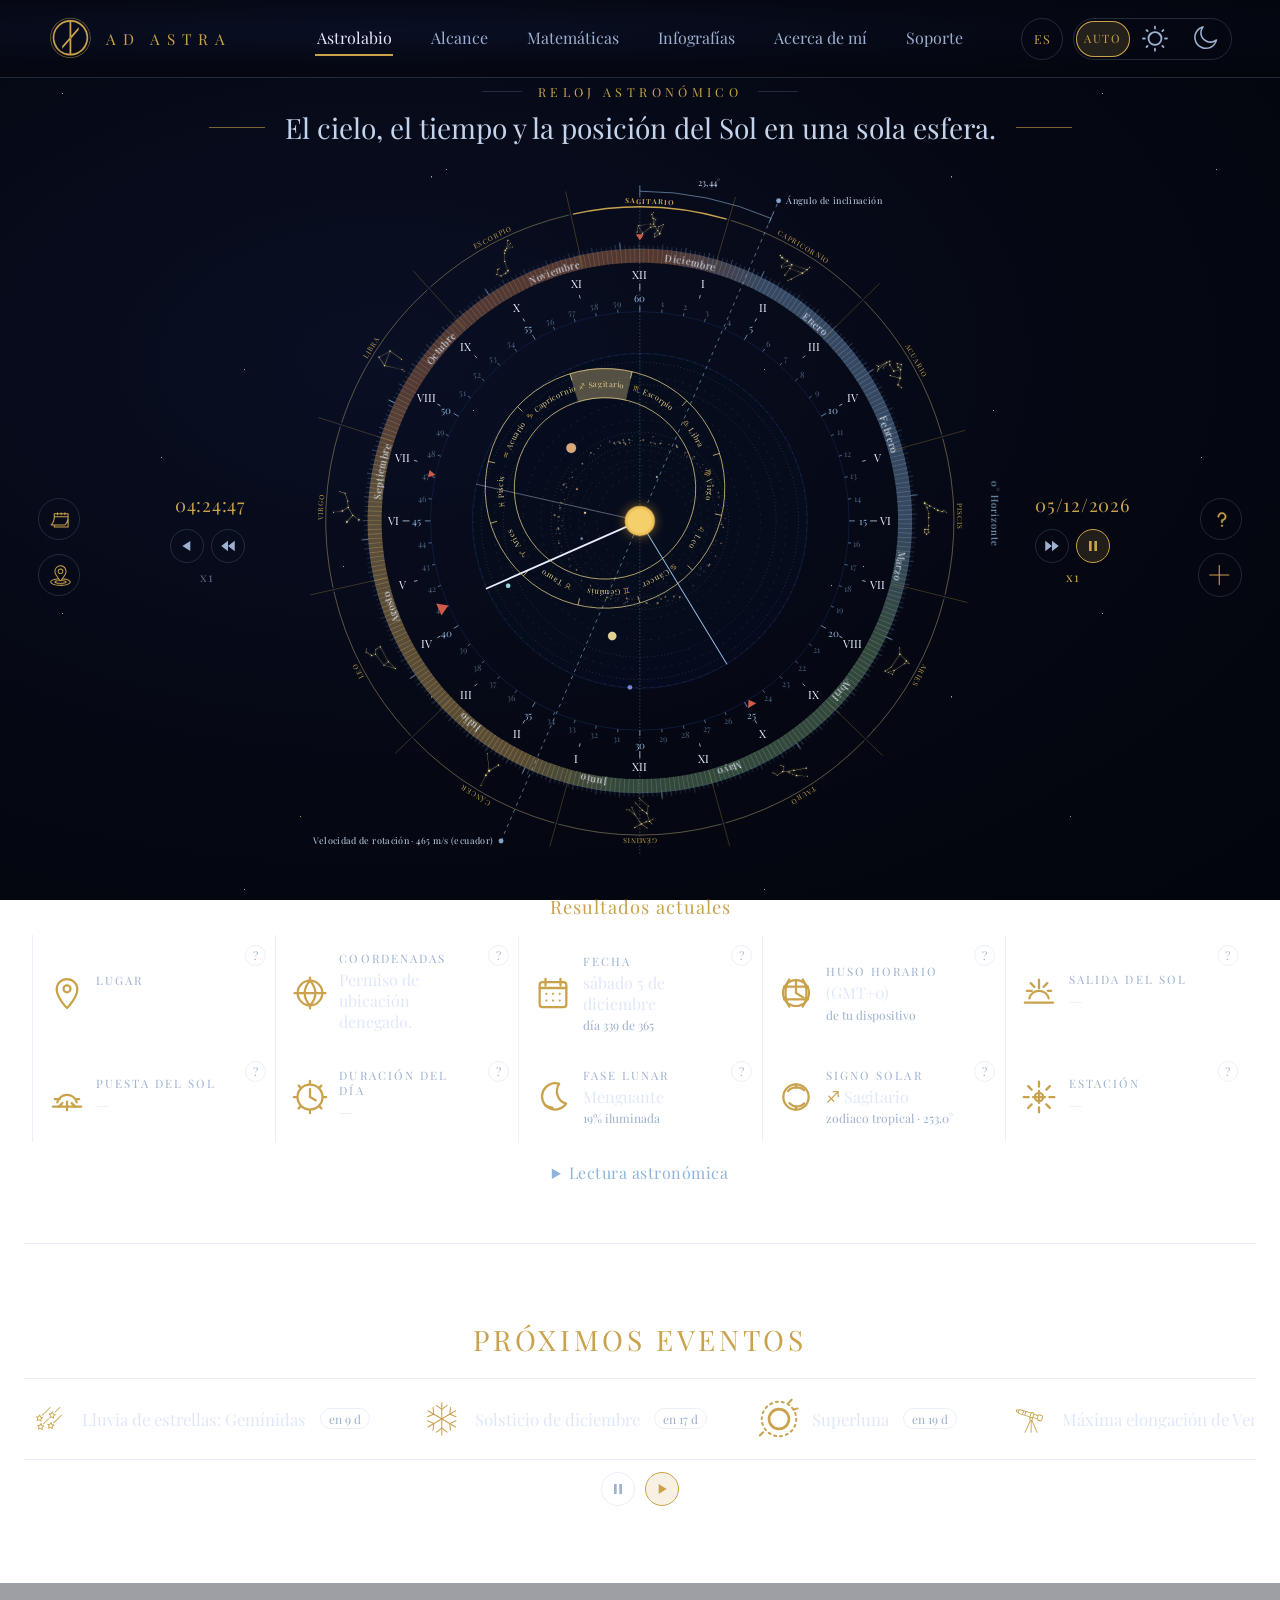
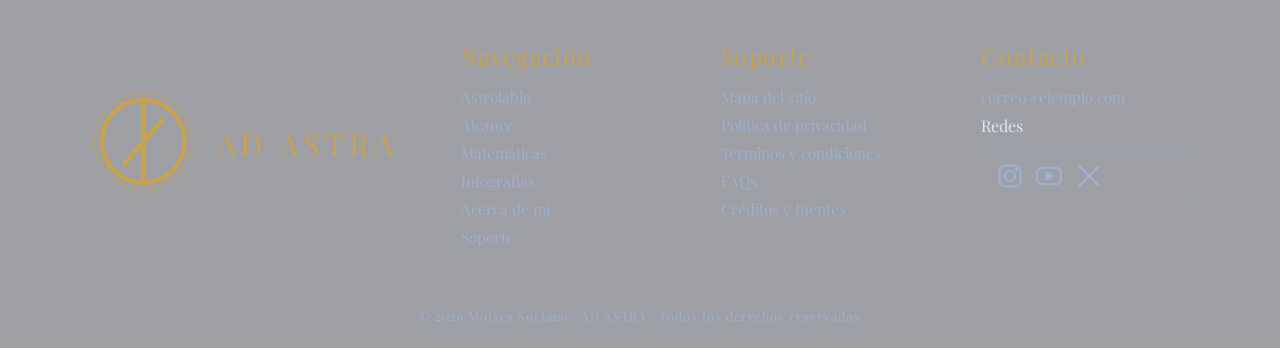
<file: index.html>
<!DOCTYPE html>
<html lang="es">
  <head>
    <meta charset="UTF-8" />
    <meta name="viewport" content="width=device-width, initial-scale=1.0" />
    <title>AD ASTRA — Reloj astronómico</title>
    <script>try{var p=localStorage.getItem("tema-preferencia")||"auto",h=new Date().getHours();document.documentElement.dataset.tema=p==="auto"?(h>=6&&h<18?"dia":"noche"):p}catch(e){}</script>
    <link rel="preconnect" href="https://fonts.googleapis.com" />
    <link rel="preconnect" href="https://fonts.gstatic.com" crossorigin />
    <link href="https://fonts.googleapis.com/css2?family=Playfair+Display:wght@400;500;600&display=swap" rel="stylesheet" />
    <link rel="icon" href="data:," />
    <link rel="stylesheet" href="css/base.css" />
    <link rel="stylesheet" href="css/reloj.css" />
    <link rel="stylesheet" href="css/viajero.css" />
    <link rel="stylesheet" href="css/panel.css" />
    <link rel="stylesheet" href="css/planetas.css" />
    <link rel="stylesheet" href="css/asteroides.css" />
    <link rel="stylesheet" href="css/alineacion.css" />
    <link rel="stylesheet" href="css/calendario-chino.css" />
    <link rel="stylesheet" href="css/tema.css" />
    <link rel="stylesheet" href="css/estructura.css" />
    <link rel="stylesheet" href="css/rotacion.css" />
    <link rel="stylesheet" href="css/velocidad.css" />
    <link rel="stylesheet" href="css/secciones.css" />
    <link rel="stylesheet" href="css/eventos-carrusel.css" />
    <link rel="stylesheet" href="css/pie.css" />
    <link rel="stylesheet" href="css/fondo-estrellas.css" />
    <link rel="stylesheet" href="css/fondo-lavado.css" />
    <link rel="stylesheet" href="css/dia-noche.css" />
    <link rel="stylesheet" href="css/constelaciones.css" />
    <link rel="stylesheet" href="css/vista-sistema-solar.css" />
    <link rel="stylesheet" href="css/ayudas-contextuales.css" />
    <link rel="stylesheet" href="css/eclipse.css" />
    <link rel="stylesheet" href="css/planetas-horizonte.css" />
    <link rel="stylesheet" href="css/cometas-orbita.css" />
    <link rel="stylesheet" href="css/trayectorias-solar.css" />
    <link rel="stylesheet" href="css/lluvias-orbita.css" />
    <link rel="stylesheet" href="css/vinetas-eventos.css" />
    <link rel="stylesheet" href="css/evento-detalle.css" />
    <link rel="stylesheet" href="css/vineta-eventos.css" />
    <link rel="stylesheet" href="css/vineta-mapa.css" />
    <link rel="stylesheet" href="css/lunario.css" />
    <script src="scripts/hora-local.js" defer></script>
    <script src="scripts/hora.js" defer></script>
    <script src="scripts/estado-tiempo.js" defer></script>
    <script src="scripts/viajero.js" defer></script>
    <script src="scripts/marco.js" defer></script>
    <script src="scripts/calendario.js" defer></script>
    <script src="scripts/ubicacion.js" defer></script>
    <script src="scripts/astronomia.js" defer></script>
    <script src="scripts/fase-lunar.js" defer></script>
    <script src="scripts/planetas.js" defer></script>
    <script src="scripts/traslacion.js" defer></script>
    <script src="scripts/asteroides.js" defer></script>
    <script src="scripts/alineacion.js" defer></script>
    <script src="scripts/vista-sistema-solar.js" defer></script>
    <script src="scripts/ayudas-contextuales.js" defer></script>
    <script src="scripts/calendario-chino-calculo.js" defer></script>
    <script src="scripts/efemerides-precisas.js" defer></script>
    <script src="scripts/eclipses.js" defer></script>
    <script src="scripts/eclipse-vista.js" defer></script>
    <script src="scripts/vinetas-eventos.js" defer></script>
    <script src="scripts/eclipse-lupa.js" defer></script>
    <script src="scripts/cuerpos-horizonte.js" defer></script>
    <script src="scripts/planetas-horizonte.js" defer></script>
    <script src="scripts/nodos-lunares.js" defer></script>
    <script src="scripts/lunario-datos.js" defer></script>
    <script src="scripts/lunario-geometria.js" defer></script>
    <script src="scripts/lunario.js" defer></script>
    <script src="scripts/eventos-lunares.js" defer></script>
    <script src="scripts/eventos-astronomicos.js" defer></script>
    <script src="scripts/eventos-lluvias.js" defer></script>
    <script src="scripts/eventos-observacion.js" defer></script>
    <script src="scripts/eventos-cometas.js" defer></script>
    <script src="scripts/eventos-alineacion.js" defer></script>
    <script src="scripts/vineta-eventos-lunares.js" defer></script>
    <script src="scripts/mapa-datos.js" defer></script>
    <script src="scripts/eclipse-trayecto.js" defer></script>
    <script src="scripts/vineta-mapa-eclipse.js" defer></script>
    <script src="scripts/calendario-chino.js" defer></script>
    <script src="scripts/indicador-zodiaco.js" defer></script>
    <script src="scripts/tropicos.js" defer></script>
    <script src="scripts/referencias-estacionales.js" defer></script>
    <script src="scripts/eventos-solares.js" defer></script>
    <script src="scripts/zodiaco.js" defer></script>
    <script src="scripts/efemerides-solares.js" defer></script>
    <script src="scripts/analema.js" defer></script>
    <script src="scripts/panel-resultados.js" defer></script>
    <script src="scripts/panel-planetas.js" defer></script>
    <script src="scripts/panel-lecturas-capas.js" defer></script>
    <script src="scripts/panel-informacion-capas.js" defer></script>
    <script src="scripts/enfoque-capas.js" defer></script>
    <script src="scripts/constelaciones.js" defer></script>
    <script src="scripts/iconos-svg.js" defer></script>
    <script src="scripts/horizonte.js" defer></script>
    <script src="scripts/marcas-eventos.js" defer></script>
    <script src="scripts/rotacion.js" defer></script>
    <script src="scripts/velocidad.js" defer></script>
    <script src="scripts/tema.js" defer></script>
    <script src="scripts/idioma.js" defer></script>
    <script src="scripts/luna-angulo.js" defer></script>
    <script src="scripts/cometas-orbita.js" defer></script>
    <script src="scripts/trayectorias-solar.js" defer></script>
    <script src="scripts/lluvias-orbita.js" defer></script>
    <script src="scripts/main.js" defer></script>
    <script src="scripts/nav-scroll.js" defer></script>
    <script src="scripts/paneles-laterales.js" defer></script>
    <script src="scripts/evento-visibilidad.js" defer></script>
    <script src="scripts/evento-detalle.js" defer></script>
    <script src="scripts/evento-mejor-lugar.js" defer></script>
    <script src="scripts/eventos-datos.js" defer></script>
    <script src="scripts/eventos-carrusel.js" defer></script>
  </head>
  <body>
    <div id="fondo-lavado" aria-hidden="true"></div>
    <div id="fondo-estrellas" aria-hidden="true">
      <div class="estrellas-fondo estrellas-a"></div>
      <div class="estrellas-fondo estrellas-b"></div>
    </div>
    <div id="contenedor-app">
      <header id="inicio" class="cabecera">
        <a class="logo" href="#inicio" aria-label="AD ASTRA, volver al inicio">
          <span class="logo-marca" aria-hidden="true"></span>
          <span>AD ASTRA</span>
        </a>
        <nav class="nav-capas" aria-label="Capas del reloj">
          <button type="button" data-enfoque="todas" class="activa">Astrolabio</button>
          <button type="button" data-enfoque="reloj">Reloj</button>
          <button type="button" data-enfoque="dia-noche">Día y noche</button>
          <button type="button" data-enfoque="lunario">Lunario</button>
          <button type="button" data-enfoque="zodiaco">Zodíaco</button>
          <button type="button" data-enfoque="calendario">Calendario</button>
          <button type="button" data-enfoque="sistema-solar">Sistema solar</button>
          <button type="button" data-enfoque="rotacion">Rotación</button>
        </nav>
        <nav class="nav-secciones" aria-label="Navegación del sitio">
          <a href="index.html" class="activa" aria-current="page">Astrolabio</a>
          <a href="paginas/alcance.html">Alcance</a>
          <a href="paginas/matematicas.html">Matemáticas</a>
          <a href="paginas/infografias.html">Infografías</a>
          <a href="paginas/acerca-de.html">Acerca de mí</a>
          <a href="paginas/soporte.html">Soporte</a>
        </nav>
      <div class="cabecera-acciones">
        <button type="button" id="boton-idioma" class="boton-tema boton-idioma" title="Cambiar idioma" aria-label="Cambiar idioma">ES</button>
        <div class="control-tema" role="group" aria-label="Modo de color">
          <button type="button" class="control-tema-opcion" data-tema-pref="auto">Auto</button>
          <button type="button" class="control-tema-opcion" data-tema-pref="dia"><span class="icono-svg icono-dia" aria-hidden="true"></span></button>
          <button type="button" class="control-tema-opcion" data-tema-pref="noche"><span class="icono-svg icono-noche" aria-hidden="true"></span></button>
        </div>
      </div>  
      </header>
      <main>
        <section class="hero">
          <p class="hero-etiqueta">Reloj astronómico</p>
          <h1 class="hero-titular">El cielo, el tiempo y la posición del Sol en una sola esfera.</h1>
        </section>
        <section id="escenario" class="escenario">
          <button type="button" id="boton-viajar" class="tirador tirador-izq" title="Fecha y hora" aria-label="Abrir panel de fecha y hora" aria-controls="cajon-viajero" aria-expanded="false">
            <span class="icono-svg icono-panel-fecha" aria-hidden="true"></span>
          </button>
          <button type="button" id="boton-geolocalizacion" class="tirador tirador-izq tirador-secundario" title="Geolocalización" aria-label="Abrir panel de geolocalización" aria-controls="panel-geolocalizacion" aria-expanded="false">
            <span class="icono-svg icono-panel-geolocalizacion" aria-hidden="true"></span>
          </button>
          <button type="button" id="boton-planetas" class="tirador tirador-der" title="Sistema solar" aria-label="Sistema solar" aria-controls="cajon-planetas" aria-expanded="false">
            <span class="icono-svg icono-panel-pregunta" aria-hidden="true"></span>
          </button>
          <a id="boton-masinfo" class="tirador tirador-der tirador-secundario" href="paginas/infografias.html" title="Infografía" aria-label="Ir a Infografía">
            <span class="icono-svg icono-panel-masinfo" aria-hidden="true"></span>
          </a>
          <button type="button" id="boton-vista-solar" class="boton-vista-solar" data-vista="xy" aria-label="Cambiar a vista XZ" title="Vista XY · cambiar a XZ" aria-pressed="false" hidden>
            <span class="icono-vista-solar" aria-hidden="true"></span>
          </button>
          <button type="button" id="boton-trayectorias" class="boton-trayectorias" aria-pressed="false" title="Mostrar órbitas de cometas y lluvias" aria-label="Mostrar órbitas de cometas y lluvias" hidden>
            <span class="icono-trayectorias" aria-hidden="true"></span>
          </button>
          <aside id="cajon-viajero" class="panel-flotante panel-izq" aria-label="Panel de fecha y hora" aria-hidden="true" inert>
            <section class="seccion-viajero">
              <h3>Reloj</h3>
              <label for="input-fecha-hora">Fecha y hora</label>
              <input type="datetime-local" id="input-fecha-hora" />
              <div class="fila-botones">
                <button id="boton-ir-fecha">Ir a esta fecha</button>
                <button id="boton-ahora">⟲ Ahora</button>
              </div>
            </section>
          </aside>
          <aside id="cajon-planetas" class="panel-flotante panel-der" aria-label="Panel del sistema solar" aria-hidden="true" inert>
            <section id="contenido-panel-sistema-solar" class="seccion-planetas">
              <h3>Sistema solar</h3>
              <p class="nota-planetas">Posiciones heliocéntricas aproximadas con elementos keplerianos (1800–2050). El dial comprime las distancias.</p>
              <table class="tabla-planetas">
                <thead><tr><th>Planeta</th><th>UA</th><th>Long.</th><th>Período</th></tr></thead>
                <tbody id="tabla-planetas-cuerpo"></tbody>
              </table>
              <p class="arco-planetas">Centros sobre el eje 3D Sol–Tierra (desviación ≤ 0,1°): <strong id="planetas-alineados">—</strong><br />El valor entre paréntesis indica el ángulo y la distancia al eje.</p>
            </section>
            <section id="contenido-panel-capa" class="seccion-planetas" hidden>
              <h3 id="titulo-panel-capa"></h3>
              <div id="contenido-panel-astrolabio" hidden>
                <p>El astrolabio reúne en una sola representación los ciclos del cielo y su relación con la Tierra. Su nombre viene del griego <em>astrólabon</em>, “el que toma los astros”.</p>
                <p>Durante siglos, el astrolabio fue un instrumento para reconocer estrellas, estimar la hora y orientarse. Este reloj astronómico retoma esa idea: convierte la fecha, la hora y la ubicación en una representación visual del movimiento del Sol, la Luna y otros cuerpos celestes.</p>
                <p><strong>Cómo explorarlo</strong><br />Usa las capas del menú para cambiar la perspectiva. El reloj se actualiza con el paso del tiempo; los controles laterales permiten ajustar la fecha y la ubicación.</p>
              </div>
              <div id="contenido-panel-reloj" class="lecturas-capa" hidden>
                <div>
                  <h4>Lectura del tiempo</h4>
                  <dl>
                    <div><dt>Reloj principal · 24 h</dt><dd id="dato-hora-24">—</dd></div>
                    <div><dt>Hora solar</dt><dd id="dato-hora-solar">—</dd></div>
                    <div><dt>Hora civil</dt><dd id="dato-hora-civil">—</dd></div>
                  </dl>
                  <p class="nota-planetas">La hora solar sigue el movimiento aparente del Sol y marca las 12:00 cuando cruza el meridiano local. La hora civil es la oficial del huso horario; por eso ambas pueden diferir.</p>
                </div>
                <div>
                  <h4>Posición del Sol en el analema</h4>
                  <dl>
                    <div><dt>Ecuación del tiempo</dt><dd id="dato-ecuacion-tiempo">—</dd></div>
                    <div><dt>Declinación solar</dt><dd id="dato-declinacion-solar">—</dd></div>
                  </dl>
                  <p class="nota-planetas">El analema muestra cómo cambia la posición del Sol durante el año. La ecuación del tiempo sitúa el punto horizontalmente y la declinación, verticalmente. Su figura refleja la inclinación del eje terrestre y la órbita elíptica.</p>
                </div>
              </div>
              <div id="contenido-panel-dia-noche" class="lecturas-capa" hidden>
                <div>
                  <h4>Precisión y variación</h4>
                  <dl>
                    <div><dt>Incertidumbre estimada</dt><dd>±1–2 min</dd></div>
                    <div><dt>Equivalente sobre 24 h</dt><dd>±0,07–0,14 %</dd></div>
                  </dl>
                  <p class="nota-planetas">Los horarios cambian con la fecha y el lugar. La latitud afecta la duración del día; la longitud y el huso horario determinan cómo se expresa la hora local.</p>
                </div>
                <div class="lecturas-ciclo-solar">
                  <h4>Ciclo solar del día</h4>
                  <dl>
                    <div><dt>Alba astronómica</dt><dd id="dato-alba-astronomica">—</dd></div>
                    <div><dt>Alba náutica</dt><dd id="dato-alba-nautica">—</dd></div>
                    <div><dt>Alba civil</dt><dd id="dato-alba-civil">—</dd></div>
                    <div><dt>Alba · salida del Sol</dt><dd id="dato-alba-dia-noche">—</dd></div>
                    <div><dt>Punto máximo · mediodía solar</dt><dd id="dato-maximo-dia-noche">—</dd></div>
                    <div><dt>Ocaso · puesta del Sol</dt><dd id="dato-ocaso-dia-noche">—</dd></div>
                    <div><dt>Ocaso civil</dt><dd id="dato-ocaso-civil">—</dd></div>
                    <div><dt>Ocaso náutico</dt><dd id="dato-ocaso-nautico">—</dd></div>
                    <div><dt>Ocaso astronómico</dt><dd id="dato-ocaso-astronomico">—</dd></div>
                  </dl>
                </div>
                <div>
                  <h4>Visibilidad respecto al horizonte</h4>
                  <dl>
                    <div><dt>Sol</dt><dd id="dato-visibilidad-sol">—</dd></div>
                    <div><dt>Luna</dt><dd id="dato-visibilidad-luna">—</dd></div>
                  </dl>
                </div>
              </div>
              <div id="contenido-panel-zodiaco" class="lecturas-capa" hidden>
                <figure class="figura-activa-zodiaco">
                  <span id="figura-signo-zodiaco" class="figura-activa-zodiaco-icono" aria-hidden="true"></span>
                  <figcaption><span id="simbolo-signo-zodiaco" class="simbolo-zodiacal"></span> <strong id="nombre-signo-zodiaco">—</strong></figcaption>
                </figure>
                <dl>
                  <div><dt>Longitud eclíptica del Sol</dt><dd id="dato-longitud-zodiaco">—</dd></div>
                  <div><dt>Avance en el signo</dt><dd id="dato-avance-zodiaco">—</dd></div>
                  <div><dt>Declinación solar</dt><dd id="dato-declinacion-zodiaco">—</dd></div>
                  <div><dt>Próximo cambio de signo</dt><dd id="dato-cambio-zodiaco">—</dd></div>
                </dl>
                <p class="nota-planetas">El zodíaco tropical divide la eclíptica en doce sectores iguales de 30°, contados desde el equinoccio de marzo. La figura identifica el sector activo; las constelaciones reales tienen límites y tamaños distintos.</p>
              </div>
              <div id="contenido-panel-lunario" class="lecturas-capa" hidden>
                <div>
                  <h4>Estado de la Luna</h4>
                  <dl>
                    <div><dt>Fase</dt><dd id="dato-lunario-fase">—</dd></div>
                    <div><dt>Iluminación</dt><dd id="dato-lunario-iluminacion">—</dd></div>
                    <div><dt>Edad lunar</dt><dd id="dato-lunario-edad">—</dd></div>
                    <div><dt>Distancia</dt><dd id="dato-lunario-distancia">—</dd></div>
                    <div><dt>Mareas</dt><dd id="dato-lunario-mareas">—</dd></div>
                  </dl>
                  <p class="nota-planetas">La edad cuenta los días desde la última luna nueva; un ciclo completo dura unos 29,5 días. La Luna es más grande y brillante cerca del perigeo, y las mareas son vivas cuando Sol, Tierra y Luna se alinean.</p>
                </div>
                <div>
                  <h4>Próximas fases y eclipses</h4>
                  <dl>
                    <div><dt>Próxima luna nueva</dt><dd id="dato-lunario-proxima-nueva">—</dd></div>
                    <div><dt>Próxima luna llena</dt><dd id="dato-lunario-proxima-llena">—</dd></div>
                    <div><dt>Temporada de eclipses</dt><dd id="dato-lunario-eclipses">—</dd></div>
                  </dl>
                  <p class="nota-planetas">Los eclipses solo ocurren en luna nueva o llena cuando la Luna está cerca de uno de los nodos, los puntos donde su órbita cruza la eclíptica.</p>
                </div>
              </div>
              <div id="contenido-panel-calendario" class="lecturas-capa" hidden>
                <div>
                  <h4>Calendario gregoriano</h4>
                  <dl>
                    <div><dt>Fecha</dt><dd id="dato-calendario-fecha">—</dd></div>
                    <div><dt>Día del año</dt><dd id="dato-calendario-dia-anio">—</dd></div>
                    <div><dt>Año bisiesto</dt><dd id="dato-calendario-bisiesto">—</dd></div>
                    <div><dt>Estación</dt><dd id="dato-calendario-estacion">—</dd></div>
                    <div><dt id="dato-calendario-hito">Próximo hito</dt><dd id="dato-calendario-hito-fecha">—</dd></div>
                  </dl>
                  <p class="nota-planetas">Las estaciones astronómicas empiezan en los equinoccios y solsticios, cuando el Sol alcanza longitudes eclípticas de 0°, 90°, 180° y 270°. En el hemisferio sur los nombres se invierten.</p>
                </div>
                <div>
                  <h4>Calendario chino</h4>
                  <dl>
                    <div><dt>Año lunar</dt><dd id="dato-calendario-chino">—</dd></div>
                    <div><dt>Avance del año</dt><dd id="dato-calendario-chino-avance">—</dd></div>
                    <div><dt>Próximo Año Nuevo</dt><dd id="dato-calendario-chino-nuevo">—</dd></div>
                  </dl>
                  <p class="nota-planetas">El año chino empieza con la segunda luna nueva tras el solsticio de diciembre (fecha de Pekín). Cada año combina uno de los 12 animales con uno de los 5 elementos, en un ciclo de 60 años.</p>
                </div>
              </div>
              <div id="contenido-panel-rotacion" class="lecturas-capa" hidden>
                <div>
                  <h4>Rotación en este instante</h4>
                  <dl>
                    <div><dt>Punto subsolar</dt><dd id="dato-rotacion-subsolar">—</dd></div>
                    <div><dt>Velocidad en tu latitud</dt><dd id="dato-rotacion-velocidad">—</dd></div>
                    <div><dt>Hora sideral</dt><dd id="dato-rotacion-sideral">—</dd></div>
                  </dl>
                  <p class="nota-planetas">El punto subsolar es donde el Sol está en el cenit: se desplaza hacia el oeste unos 15° cada hora. La velocidad lineal es máxima en el ecuador y cae con el coseno de la latitud.</p>
                </div>
                <div>
                  <h4>Datos fijos</h4>
                  <dl>
                    <div><dt>Día sideral</dt><dd>23 h 56 min 4 s</dd></div>
                    <div><dt>Día solar medio</dt><dd>24 h</dd></div>
                    <div><dt>Velocidad angular</dt><dd>15,04 °/h</dd></div>
                    <div><dt>Velocidad en el ecuador</dt><dd>465,1 m/s</dd></div>
                    <div><dt>Inclinación del eje</dt><dd>23,44°</dd></div>
                  </dl>
                  <p class="nota-planetas">El día sideral mide una vuelta respecto a las estrellas; el solar necesita unos 4 minutos más, porque la Tierra también avanza en su órbita.</p>
                </div>
              </div>
              <div id="datos-panel-capa"></div>
            </section>
          </aside>
          <aside id="panel-geolocalizacion" class="panel-flotante panel-izq panel-lateral-nuevo" aria-label="Panel de geolocalización" aria-hidden="true" inert>
            <section class="seccion-viajero">
              <h3>Mapa</h3>
              <label for="input-latitud">Latitud</label>
              <input type="number" id="input-latitud" step="0.0001" placeholder="13.6927" />
              <label for="input-longitud">Longitud</label>
              <input type="number" id="input-longitud" step="0.0001" placeholder="-89.1917" />
              <div class="fila-botones">
                <button id="boton-ir-ubicacion">Ir a esta ubicación</button>
                <button id="boton-ubicacion-real">⟲ Mi ubicación</button>
              </div>
            </section>
          </aside>
          <svg
          id="reloj"
          viewBox="-460 -400 2120 1990"
          role="img"
          aria-label="Reloj astronómico"
        >
          <g id="capa-fija">
            <circle class="guia" cx="600" cy="600" r="480" />
            <circle class="guia" cx="600" cy="600" r="600" />
            <circle class="guia" cx="600" cy="600" r="780" />
            <circle class="guia" cx="600" cy="600" r="900" />
          </g>
          <g id="capa-eje-rotacion"></g>
          <g id="capa-tropicos"></g>
          <g id="capa-referencias-estacionales"></g>
          <g id="capa-eventos-solares"></g>
          <g id="capa-fondo-reloj">
            <circle class="aro-lectura-reloj" cx="600" cy="600" r="665" />
          </g>
          <g id="capa-marco"></g>
          <g id="capa-orbitas-planetarias"></g>
          <g id="capa-minuto">
            <line
              id="aguja-minuto"
              class="aguja aguja-minuto"
              x1="600"
              y1="600"
              x2="600"
              y2="120"
            />
          </g>
          <g id="capa-segundo">
            <line
              id="aguja-segundo"
              class="aguja aguja-segundo"
              x1="600"
              y1="600"
              x2="600"
              y2="120"
            />
          </g>
          <g id="capa-hora">
            <line
              id="aguja-hora"
              class="aguja"
              x1="600"
              y1="600"
              x2="600"
              y2="120"
            />
          </g>
          <g id="capa-zodiaco">
            <circle class="guia-zodiaco" cx="600" cy="463.4" r="343.4" />
            <circle class="guia-zodiaco" cx="600" cy="463.4" r="260" />
          </g>
          <g id="capa-indicador-zodiaco"></g>
          <g id="capa-marcador-estacional"></g>
          <g id="capa-orbita-terrestre"></g>
          <g id="capa-planetas"></g>
          <g id="capa-estaciones"></g>
          <g id="capa-calendario"></g>
          <g id="capa-marcador-calendario"></g>
          <g id="capa-horizonte"></g>
          <g id="capa-sol">
            <circle id="sol" cx="600" cy="600" r="43" />
          </g>
          <g id="capa-luna">
            <g id="capa-fase-lunar"></g>
          </g>
          <g id="capa-marcadores-reloj"></g>
          <g id="capa-analema"></g>
          <g id="capa-marcas-eventos"></g>
          <g id="capa-fija-ejes">
            <line
              class="eje-cartesiano"
              x1="-360"
              y1="600"
              x2="1560"
              y2="600"
            />
            <text class="etiqueta-eje" x="1600" y="600" text-anchor="middle" transform="rotate(90 1620 600)" >0° Horizonte</text>
            <text
              id="etiqueta-huso"
              class="etiqueta-eje"
              x="600"
              y="-390"
              text-anchor="middle"
            ></text>
          </g>
          <g id="capa-sol-central">
            <circle id="sol-central" cx="600" cy="600" r="35" data-tooltip="Sol" aria-label="Sol" role="img" tabindex="0" />
          </g>
          <g id="capa-planetas-frente"></g>
          <g id="capa-rotacion"></g>
        </svg>
          <p id="hora-digital"></p>
          <p id="fecha-digital"></p>
          <div id="controles-tiempo-izq" class="controles-tiempo controles-tiempo-izq" data-sentido="-1" role="group" aria-label="Retroceder el tiempo">
        <div class="controles-tiempo-botones">
          <button type="button" class="control-tiempo-boton" data-tipo="normal" title="Reproducir hacia atrás (x1)" aria-label="Reproducir hacia atrás (x1)"><svg width="16" height="16" viewBox="0 0 24 24" fill="currentColor" aria-hidden="true"><path d="M7 4.5v15l12-7.5z"/></svg></button>
          <button type="button" class="control-tiempo-boton" data-tipo="rapido" title="Retroceder más rápido (x10, x100, x1000…)" aria-label="Retroceder más rápido (x10, x100, x1000…)"><svg width="18" height="18" viewBox="0 0 24 24" fill="currentColor" aria-hidden="true"><path d="M3 5v14l9-7zM12 5v14l9-7z"/></svg></button>
        </div>
        <span class="control-tiempo-etiqueta">x1</span>
      </div>
          <div id="controles-tiempo-der" class="controles-tiempo controles-tiempo-der" data-sentido="1" role="group" aria-label="Adelantar el tiempo">
        <div class="controles-tiempo-botones">
          <button type="button" class="control-tiempo-boton" data-tipo="rapido" title="Adelantar más rápido (x10, x100, x1000…)" aria-label="Adelantar más rápido (x10, x100, x1000…)"><svg width="18" height="18" viewBox="0 0 24 24" fill="currentColor" aria-hidden="true"><path d="M3 5v14l9-7zM12 5v14l9-7z"/></svg></button>
          <button type="button" class="control-tiempo-boton" data-tipo="normal" title="Reproducir a velocidad normal (x1)" aria-label="Reproducir a velocidad normal (x1)"><svg width="16" height="16" viewBox="0 0 24 24" fill="currentColor" aria-hidden="true"><path d="M7 4.5v15l12-7.5z"/></svg></button>
        </div>
        <span class="control-tiempo-etiqueta">x1</span>
      </div>
        </section>
        <section id="panel-resultados" class="panel-resultados">
          <h2>Resultados actuales</h2>
          <div id="grid-civil" class="grid-datos"></div>
          <details class="bloque-tecnico">
            <summary>Lectura astronómica</summary>
            <div id="grid-astro" class="grid-datos"></div>
          </details>
        </section>
        <section id="eventos-proximos" class="seccion-pagina seccion-eventos" aria-labelledby="titulo-eventos">
          <div class="eventos-proximos">
            <h2 id="titulo-eventos" class="titulo-seccion">Próximos eventos</h2>
            <div class="eventos-carrusel" role="region" aria-label="Carrusel de próximos eventos">
              <div id="eventos-pista" class="eventos-pista">
                <p class="estado-eventos">Los próximos eventos aparecerán aquí cuando estén disponibles los cálculos.</p>
              </div>
            </div>
<div id="eventos-controles" class="eventos-controles" role="group" aria-label="Controles del carrusel" hidden>
  <button id="pausar-eventos" class="eventos-boton" type="button" title="Pausar el carrusel" aria-label="Pausar el carrusel"><svg width="16" height="16" viewBox="0 0 24 24" fill="currentColor" aria-hidden="true"><path d="M6 4.5h4v15H6zM14 4.5h4v15h-4z"/></svg></button>
  <button id="reanudar-eventos" class="eventos-boton" type="button" title="Reanudar el carrusel" aria-label="Reanudar el carrusel"><svg width="16" height="16" viewBox="0 0 24 24" fill="currentColor" aria-hidden="true"><path d="M7 4.5v15l12-7.5z"/></svg></button>
</div>
          </div>
        </section>
        <template id="plantilla-evento">
          <a class="evento-ticker-item">
            <span class="evento-icono" aria-hidden="true"><span class="evento-icono-fallback">✦</span></span>
            <span class="evento-ticker-titulo"></span>
          </a>
        </template>
      </main>
      <footer id="pie" class="pie">
        <div class="pie-contenido">
          <a class="pie-logo" href="#inicio" aria-label="AD ASTRA, volver al inicio">
            <span class="logo-marca" aria-hidden="true"></span>
            <span class="pie-nombre">AD ASTRA</span>
          </a>
          <nav class="pie-bloque" aria-labelledby="pie-titulo-links">
            <h2 id="pie-titulo-links">Navegación</h2>
            <a href="index.html">Astrolabio</a>
            <a href="paginas/alcance.html">Alcance</a>
            <a href="paginas/matematicas.html">Matemáticas</a>
            <a href="paginas/infografias.html">Infografías</a>
            <a href="paginas/acerca-de.html">Acerca de mí</a>
            <a href="paginas/soporte.html">Soporte</a>
          </nav>
          <nav class="pie-bloque" aria-labelledby="pie-titulo-soporte">
            <h2 id="pie-titulo-soporte">Soporte</h2>
            <a href="#mapa-del-sitio">Mapa del sitio</a>
            <a href="#privacidad">Política de privacidad</a>
            <a href="#terminos">Términos y condiciones</a>
            <a href="#faqs">FAQs</a>
            <a href="#creditos">Créditos y fuentes</a>
          </nav>
          <div class="pie-bloque">
            <h2>Contacto</h2>
            <a href="mailto:correo@ejemplo.com">correo@ejemplo.com</a>
            <span>Redes</span>
            <div class="pie-redes">
              <a class="pie-red instagram" href="#" aria-label="Instagram"></a>
              <a class="pie-red youtube" href="#" aria-label="YouTube"></a>
              <a class="pie-red x" href="#" aria-label="X"></a>
            </div>
          </div>
        </div>
        <div class="pie-final">
          <span>© 2026 Moisés Soriano · AD ASTRA · Todos los derechos reservados</span>
        </div>
      </footer>
    </div>
  </body>
</html>
</file>
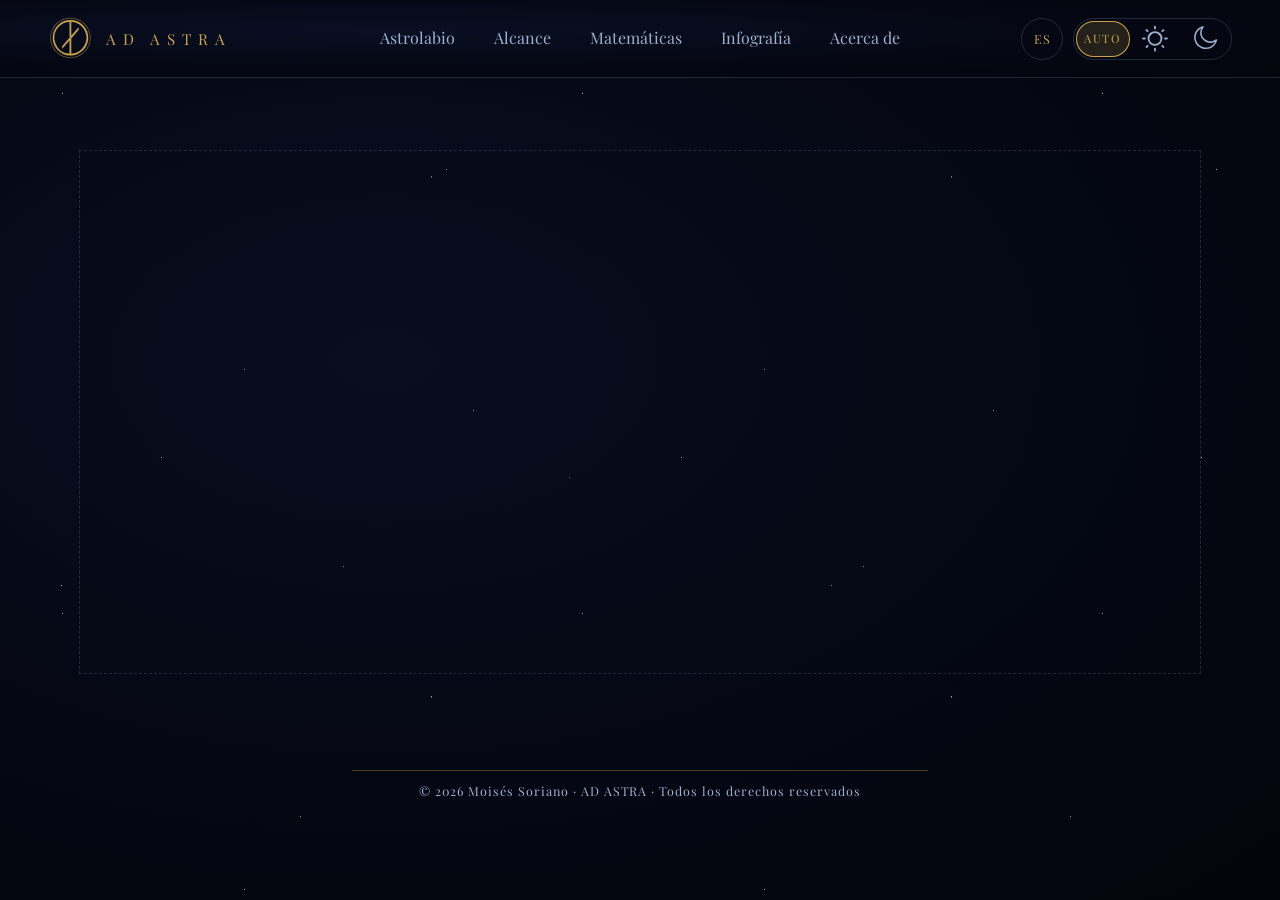
<file: paginas.html>
<!DOCTYPE html>
<html lang="es">
  <head>
    <meta charset="UTF-8" />
    <meta name="viewport" content="width=device-width, initial-scale=1.0" />
    <title>AD ASTRA — Páginas internas</title>
    <script>try{var p=localStorage.getItem("tema-preferencia")||"auto",h=new Date().getHours();document.documentElement.dataset.tema=p==="auto"?(h>=6&&h<18?"dia":"noche"):p}catch(e){}</script>
    <link rel="preconnect" href="https://fonts.googleapis.com" />
    <link rel="preconnect" href="https://fonts.gstatic.com" crossorigin />
    <link href="https://fonts.googleapis.com/css2?family=Playfair+Display:wght@400;500;600&display=swap" rel="stylesheet" />
    <link rel="icon" href="data:," />
    <link rel="stylesheet" href="css/base.css" />
    <link rel="stylesheet" href="css/tema.css" />
    <link rel="stylesheet" href="css/estructura.css" />
    <link rel="stylesheet" href="css/pie.css" />
    <link rel="stylesheet" href="css/fondo-estrellas.css" />
    <link rel="stylesheet" href="css/fondo-lavado.css" />
    <script src="scripts/astronomia.js" defer></script>
    <script src="scripts/ubicacion.js" defer></script>
    <script src="scripts/tema.js" defer></script>
    <script src="scripts/idioma.js" defer></script>
  </head>
  <body>
    <div id="fondo-lavado" aria-hidden="true"></div>
    <div id="fondo-estrellas" aria-hidden="true">
      <div class="estrellas-fondo estrellas-a"></div>
      <div class="estrellas-fondo estrellas-b"></div>
    </div>
    <div id="contenedor-app">
      <header class="cabecera menu-secciones">
        <a class="logo" href="index.html" aria-label="AD ASTRA, ir al Astrolabio">
          <span class="logo-marca" aria-hidden="true"></span>
          <span>AD ASTRA</span>
        </a>
        <nav class="nav-secciones" aria-label="Navegación del sitio">
          <a href="index.html">Astrolabio</a>
          <span>Alcance</span>
          <span>Matemáticas</span>
          <span>Infografía</span>
          <span>Acerca de</span>
        </nav>
        <div class="cabecera-acciones">
          <button type="button" id="boton-idioma" class="boton-tema boton-idioma" title="Cambiar idioma" aria-label="Cambiar idioma">ES</button>
          <div class="control-tema" role="group" aria-label="Modo de color">
            <button type="button" class="control-tema-opcion" data-tema-pref="auto">Auto</button>
            <button type="button" class="control-tema-opcion" data-tema-pref="dia"><span class="icono-svg icono-dia" aria-hidden="true"></span></button>
            <button type="button" class="control-tema-opcion" data-tema-pref="noche"><span class="icono-svg icono-noche" aria-hidden="true"></span></button>
          </div>
        </div>
      </header>
      <main class="contenido-pagina" aria-label="Espacio reservado para el contenido"></main>
      <footer id="pie" class="pie pie-minimo">
        <div class="pie-final">
          <span>© 2026 Moisés Soriano · AD ASTRA · Todos los derechos reservados</span>
        </div>
      </footer>
    </div>
  </body>
</html>
</file>
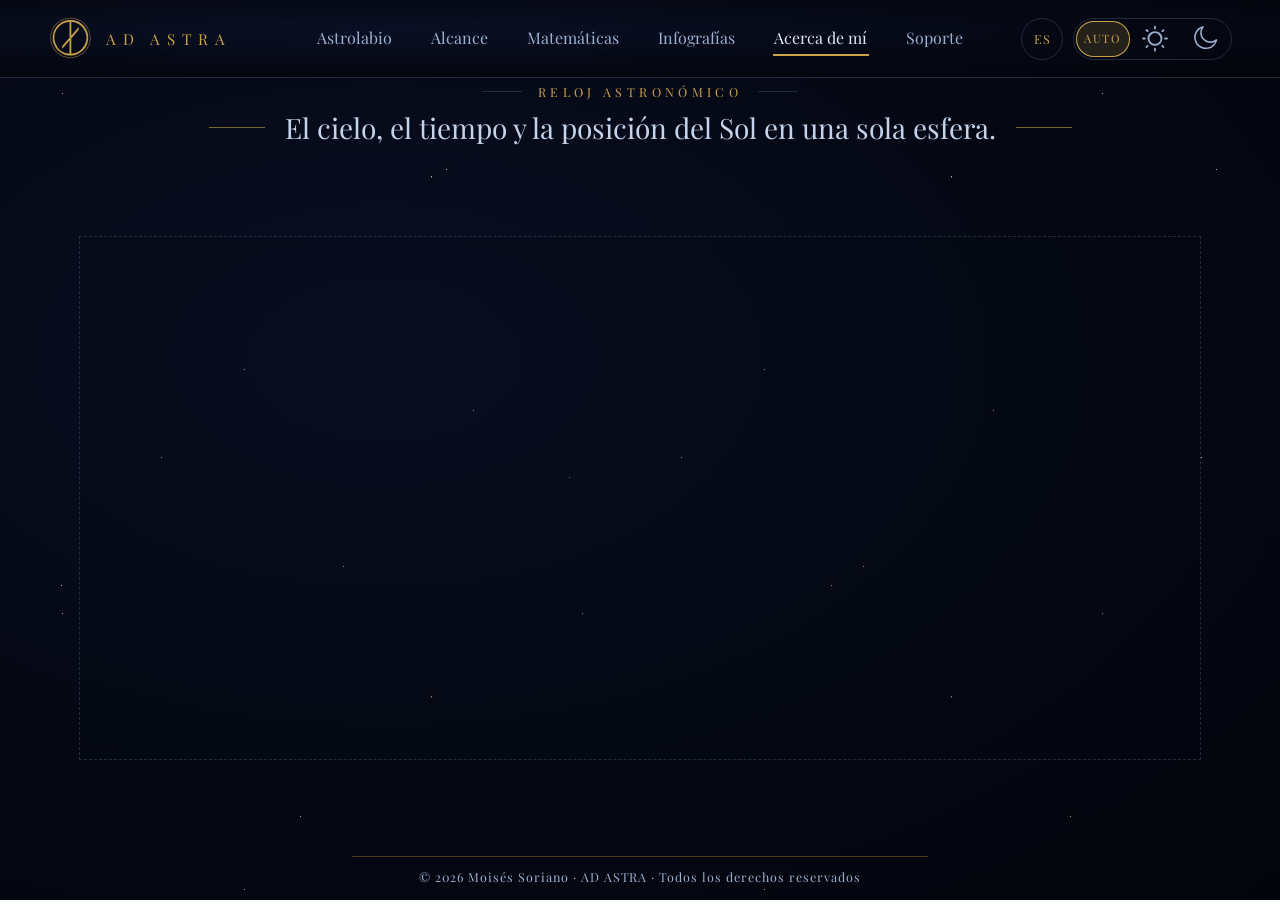
<file: paginas/acerca-de.html>
<!DOCTYPE html>
<html lang="es">
  <head>
    <meta charset="UTF-8" />
    <meta name="viewport" content="width=device-width, initial-scale=1.0" />
    <title>AD ASTRA — Acerca de mí</title>
    <script>try{var p=localStorage.getItem("tema-preferencia")||"auto",h=new Date().getHours();document.documentElement.dataset.tema=p==="auto"?(h>=6&&h<18?"dia":"noche"):p}catch(e){}</script>
    <link rel="preconnect" href="https://fonts.googleapis.com" />
    <link rel="preconnect" href="https://fonts.gstatic.com" crossorigin />
    <link href="https://fonts.googleapis.com/css2?family=Playfair+Display:wght@400;500;600&display=swap" rel="stylesheet" />
    <link rel="icon" href="data:," />
    <link rel="stylesheet" href="../css/base.css" />
    <link rel="stylesheet" href="../css/tema.css" />
    <link rel="stylesheet" href="../css/estructura.css" />
    <link rel="stylesheet" href="../css/pie.css" />
    <link rel="stylesheet" href="../css/fondo-estrellas.css" />
    <link rel="stylesheet" href="../css/fondo-lavado.css" />
    <script src="../scripts/astronomia.js" defer></script>
    <script src="../scripts/ubicacion.js" defer></script>
    <script src="../scripts/tema.js" defer></script>
    <script src="../scripts/idioma.js" defer></script>
  </head>
  <body>
    <div id="fondo-lavado" aria-hidden="true"></div>
    <div id="fondo-estrellas" aria-hidden="true">
      <div class="estrellas-fondo estrellas-a"></div>
      <div class="estrellas-fondo estrellas-b"></div>
    </div>
    <div id="contenedor-app">
      <header class="cabecera menu-secciones">
        <a class="logo" href="../index.html" aria-label="AD ASTRA, ir al Astrolabio">
          <span class="logo-marca" aria-hidden="true"></span>
          <span>AD ASTRA</span>
        </a>
        <nav class="nav-secciones" aria-label="Navegación del sitio">
          <a href="../index.html">Astrolabio</a>
          <a href="alcance.html">Alcance</a>
          <a href="matematicas.html">Matemáticas</a>
          <a href="infografias.html">Infografías</a>
          <a href="acerca-de.html" class="activa" aria-current="page">Acerca de mí</a>
          <a href="soporte.html">Soporte</a>
        </nav>
        <div class="cabecera-acciones">
          <button type="button" id="boton-idioma" class="boton-tema boton-idioma" title="Cambiar idioma" aria-label="Cambiar idioma">ES</button>
          <div class="control-tema" role="group" aria-label="Modo de color">
            <button type="button" class="control-tema-opcion" data-tema-pref="auto">Auto</button>
            <button type="button" class="control-tema-opcion" data-tema-pref="dia"><span class="icono-svg icono-dia" aria-hidden="true"></span></button>
            <button type="button" class="control-tema-opcion" data-tema-pref="noche"><span class="icono-svg icono-noche" aria-hidden="true"></span></button>
          </div>
        </div>
      </header>
      <main>
        <section class="hero">
          <p class="hero-etiqueta">Reloj astronómico</p>
          <h1 class="hero-titular">El cielo, el tiempo y la posición del Sol en una sola esfera.</h1>
        </section>
        <div class="contenido-pagina" aria-label="Espacio reservado para el contenido"></div>
      </main>
      <footer id="pie" class="pie pie-minimo">
        <div class="pie-final">
          <span>© 2026 Moisés Soriano · AD ASTRA · Todos los derechos reservados</span>
        </div>
      </footer>
    </div>
  </body>
</html>
</file>
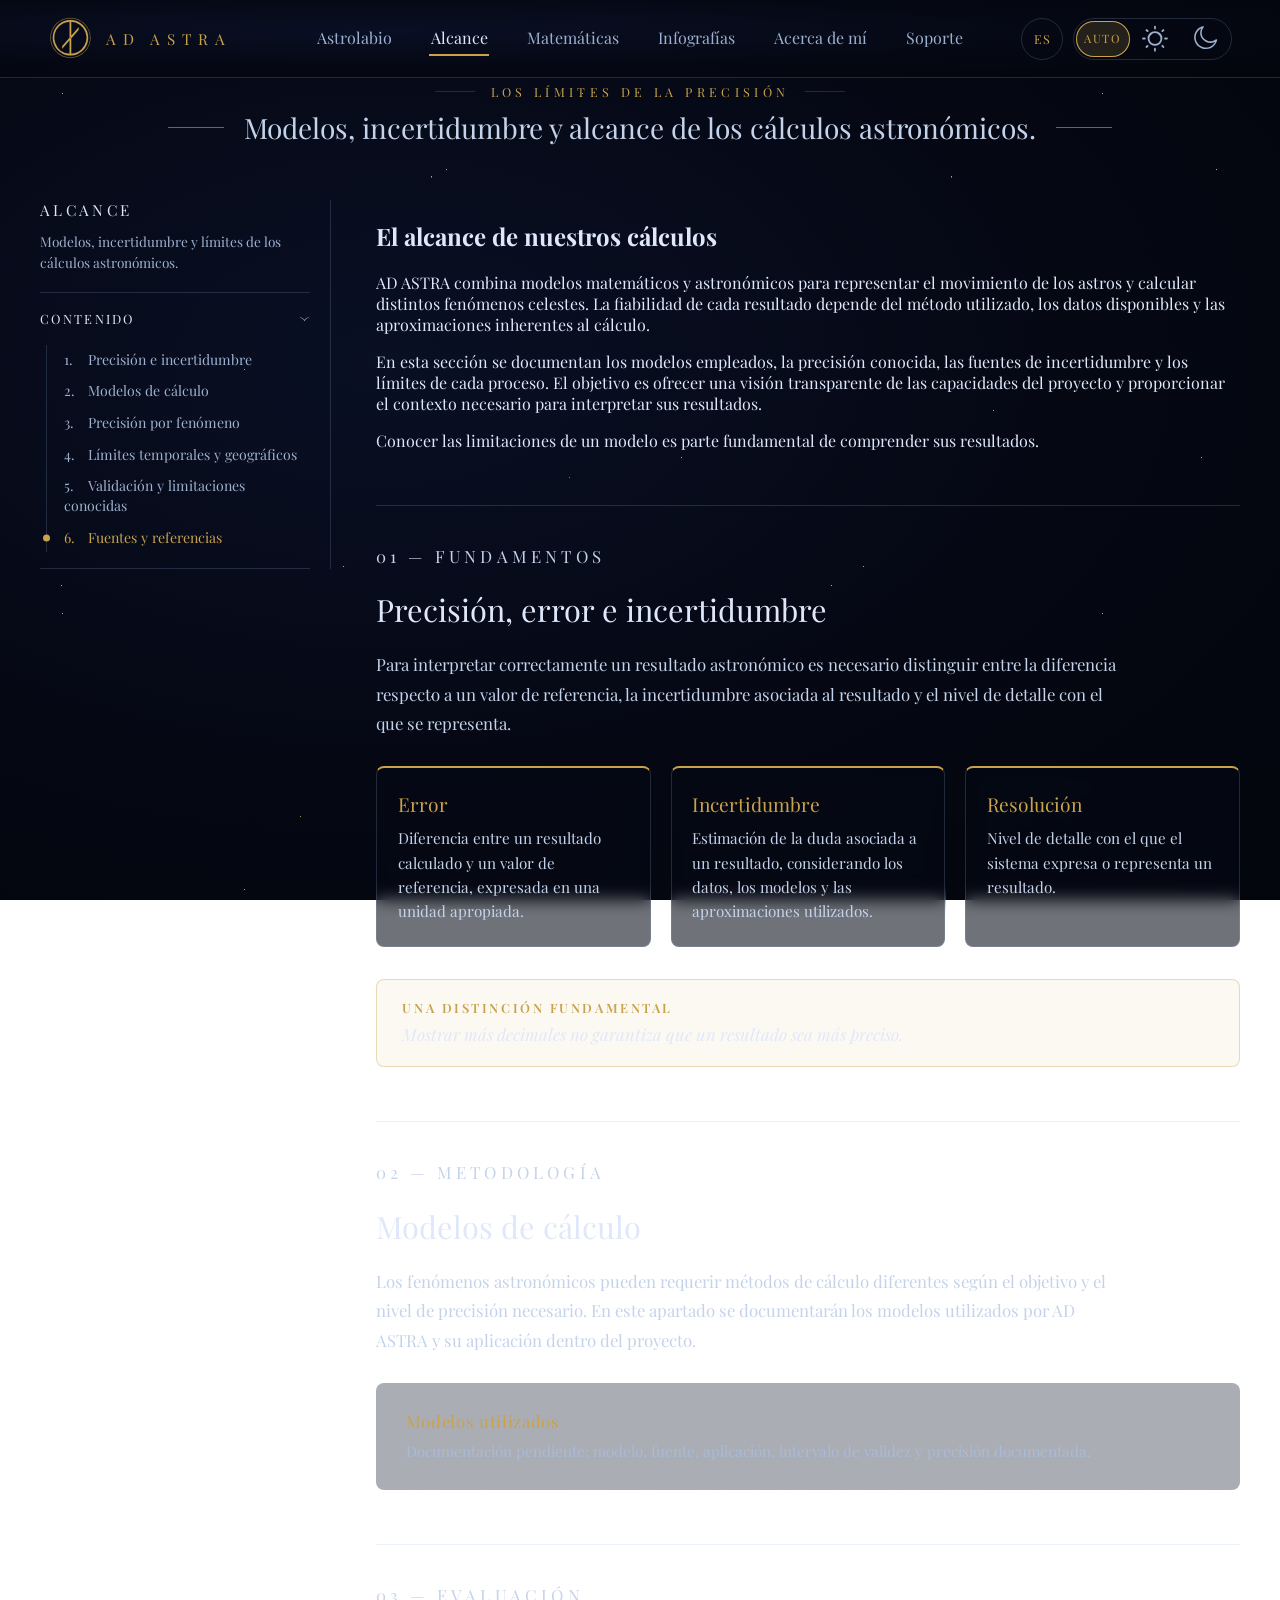
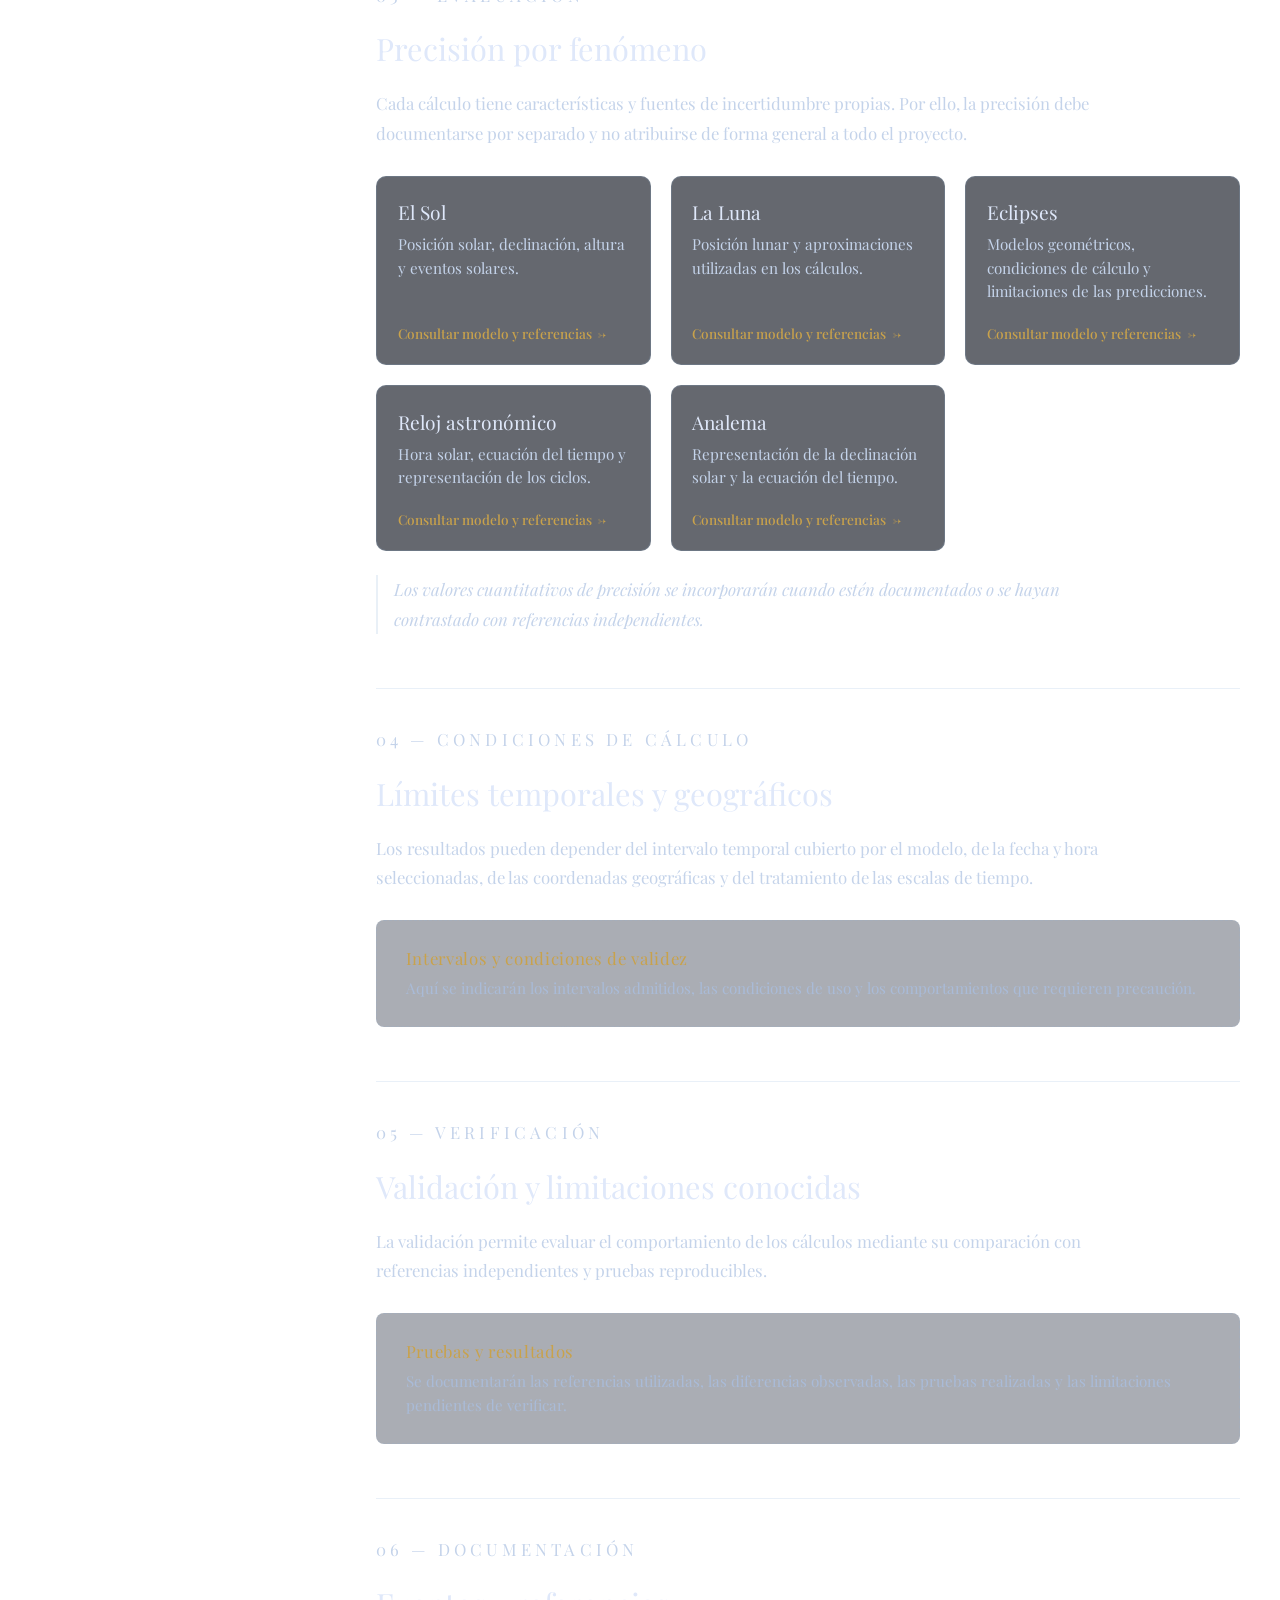
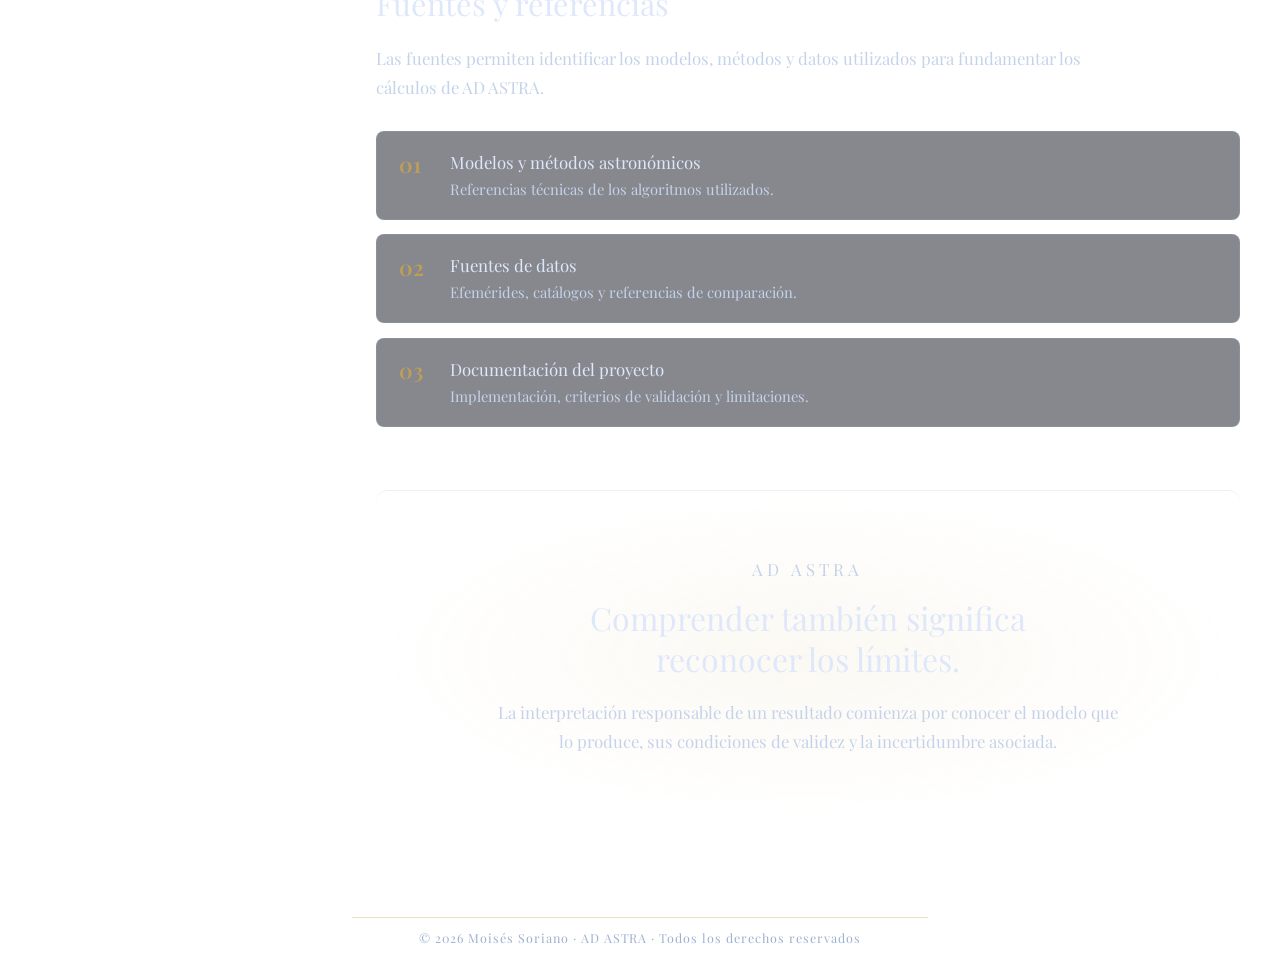
<file: paginas/alcance.html>
<!DOCTYPE html>
<html lang="es">
  <head>
    <meta charset="UTF-8" />
    <meta name="viewport" content="width=device-width, initial-scale=1.0" />
    <title>AD ASTRA — Alcance</title>
    <script>try{var p=localStorage.getItem("tema-preferencia")||"auto",h=new Date().getHours();document.documentElement.dataset.tema=p==="auto"?(h>=6&&h<18?"dia":"noche"):p}catch(e){}</script>
    <link rel="preconnect" href="https://fonts.googleapis.com" />
    <link rel="preconnect" href="https://fonts.gstatic.com" crossorigin />
    <link href="https://fonts.googleapis.com/css2?family=Playfair+Display:wght@400;500;600&display=swap" rel="stylesheet" />
    <link rel="icon" href="data:," />
    <link rel="stylesheet" href="../css/base.css" />
    <link rel="stylesheet" href="../css/tema.css" />
    <link rel="stylesheet" href="../css/estructura.css" />
    <link rel="stylesheet" href="../css/menu-lateral.css" />
    <link rel="stylesheet" href="../css/alcance.css" />
    <link rel="stylesheet" href="../css/pie.css" />
    <link rel="stylesheet" href="../css/fondo-estrellas.css" />
    <link rel="stylesheet" href="../css/fondo-lavado.css" />
    <script src="../scripts/astronomia.js" defer></script>
    <script src="../scripts/ubicacion.js" defer></script>
    <script src="../scripts/tema.js" defer></script>
    <script src="../scripts/idioma.js" defer></script>
    <script src="../scripts/menu-lateral-datos.js" defer></script>
    <script src="../scripts/menu-lateral.js" defer></script>
  </head>
  <body>
    <div id="fondo-lavado" aria-hidden="true"></div>
    <div id="fondo-estrellas" aria-hidden="true">
      <div class="estrellas-fondo estrellas-a"></div>
      <div class="estrellas-fondo estrellas-b"></div>
    </div>
    <div id="contenedor-app">
      <header class="cabecera menu-secciones">
        <a class="logo" href="../index.html" aria-label="AD ASTRA, ir al Astrolabio">
          <span class="logo-marca" aria-hidden="true"></span>
          <span>AD ASTRA</span>
        </a>
        <nav class="nav-secciones" aria-label="Navegación del sitio">
          <a href="../index.html">Astrolabio</a>
          <a href="alcance.html" class="activa" aria-current="page">Alcance</a>
          <a href="matematicas.html">Matemáticas</a>
          <a href="infografias.html">Infografías</a>
          <a href="acerca-de.html">Acerca de mí</a>
          <a href="soporte.html">Soporte</a>
        </nav>
        <div class="cabecera-acciones">
          <button type="button" id="boton-idioma" class="boton-tema boton-idioma" title="Cambiar idioma" aria-label="Cambiar idioma">ES</button>
          <div class="control-tema" role="group" aria-label="Modo de color">
            <button type="button" class="control-tema-opcion" data-tema-pref="auto">Auto</button>
            <button type="button" class="control-tema-opcion" data-tema-pref="dia"><span class="icono-svg icono-dia" aria-hidden="true"></span></button>
            <button type="button" class="control-tema-opcion" data-tema-pref="noche"><span class="icono-svg icono-noche" aria-hidden="true"></span></button>
          </div>
        </div>
      </header>
      <main>
        <section class="hero">
          <p class="hero-etiqueta">Los límites de la precisión</p>
          <h1 class="hero-titular">
            Modelos, incertidumbre y alcance de los cálculos astronómicos.
          </h1>
        </section>

        <div class="pagina-con-menu">
          <nav class="menu-lateral" data-menu="alcance" data-titulo="Alcance" data-descripcion="Modelos, incertidumbre y límites de los cálculos astronómicos." aria-label="Contenido de Alcance"></nav>
        <div class="contenido-pagina">

          <!-- Introducción -->
          <section class="alcance-introduccion" aria-labelledby="titulo-introduccion">
            <h2 id="titulo-introduccion">El alcance de nuestros cálculos</h2>

            <p>
              AD ASTRA combina modelos matemáticos y astronómicos para representar
              el movimiento de los astros y calcular distintos fenómenos celestes.
              La fiabilidad de cada resultado depende del método utilizado,
              los datos disponibles y las aproximaciones inherentes al cálculo.
            </p>

            <p>
              En esta sección se documentan los modelos empleados, la precisión
              conocida, las fuentes de incertidumbre y los límites de cada proceso.
              El objetivo es ofrecer una visión transparente de las capacidades
              del proyecto y proporcionar el contexto necesario para interpretar
              sus resultados.
            </p>

            <p class="alcance-destacado">
              Conocer las limitaciones de un modelo es parte fundamental
              de comprender sus resultados.
            </p>
          </section>

          <!-- 01. Precisión e incertidumbre -->
          <section id="precision" class="alcance-seccion">
            <p class="seccion-etiqueta">01 — Fundamentos</p>
            <h2>Precisión, error e incertidumbre</h2>

            <p>
              Para interpretar correctamente un resultado astronómico es necesario
              distinguir entre la diferencia respecto a un valor de referencia,
              la incertidumbre asociada al resultado y el nivel de detalle con
              el que se representa.
            </p>

            <div class="alcance-conceptos">
              <article class="alcance-concepto">
                <h3>Error</h3>
                <p>
                  Diferencia entre un resultado calculado y un valor de referencia,
                  expresada en una unidad apropiada.
                </p>
              </article>

              <article class="alcance-concepto">
                <h3>Incertidumbre</h3>
                <p>
                  Estimación de la duda asociada a un resultado, considerando
                  los datos, los modelos y las aproximaciones utilizados.
                </p>
              </article>

              <article class="alcance-concepto">
                <h3>Resolución</h3>
                <p>
                  Nivel de detalle con el que el sistema expresa o representa
                  un resultado.
                </p>
              </article>
            </div>

            <aside class="alcance-nota">
              <h3>Una distinción fundamental</h3>
              <p>
                Mostrar más decimales no garantiza que un resultado sea
                más preciso.
              </p>
            </aside>
          </section>

          <!-- 02. Modelos de cálculo -->
          <section id="modelos" class="alcance-seccion">
            <p class="seccion-etiqueta">02 — Metodología</p>
            <h2>Modelos de cálculo</h2>

            <p>
              Los fenómenos astronómicos pueden requerir métodos de cálculo
              diferentes según el objetivo y el nivel de precisión necesario.
              En este apartado se documentarán los modelos utilizados por
              AD ASTRA y su aplicación dentro del proyecto.
            </p>

            <div class="alcance-placeholder">
              <h3>Modelos utilizados</h3>
              <p>
                Documentación pendiente: modelo, fuente, aplicación,
                intervalo de validez y precisión documentada.
              </p>
            </div>
          </section>

          <!-- 03. Precisión por fenómeno -->
          <section id="fenomenos" class="alcance-seccion">
            <p class="seccion-etiqueta">03 — Evaluación</p>
            <h2>Precisión por fenómeno</h2>

            <p>
              Cada cálculo tiene características y fuentes de incertidumbre
              propias. Por ello, la precisión debe documentarse por separado
              y no atribuirse de forma general a todo el proyecto.
            </p>

            <div class="alcance-fenomenos">

              <article class="alcance-fenomeno">
                <h3>El Sol</h3>
                <p>
                  Posición solar, declinación, altura y eventos solares.
                </p>
                <a href="#referencias">Consultar modelo y referencias</a>
              </article>

              <article class="alcance-fenomeno">
                <h3>La Luna</h3>
                <p>
                  Posición lunar y aproximaciones utilizadas en los cálculos.
                </p>
                <a href="#referencias">Consultar modelo y referencias</a>
              </article>

              <article class="alcance-fenomeno">
                <h3>Eclipses</h3>
                <p>
                  Modelos geométricos, condiciones de cálculo y limitaciones
                  de las predicciones.
                </p>
                <a href="#referencias">Consultar modelo y referencias</a>
              </article>

              <article class="alcance-fenomeno">
                <h3>Reloj astronómico</h3>
                <p>
                  Hora solar, ecuación del tiempo y representación de los ciclos.
                </p>
                <a href="#referencias">Consultar modelo y referencias</a>
              </article>

              <article class="alcance-fenomeno">
                <h3>Analema</h3>
                <p>
                  Representación de la declinación solar y la ecuación del tiempo.
                </p>
                <a href="#referencias">Consultar modelo y referencias</a>
              </article>
            </div>

            <p class="alcance-aclaracion">
              Los valores cuantitativos de precisión se incorporarán cuando
              estén documentados o se hayan contrastado con referencias
              independientes.
            </p>
          </section>

          <!-- 04. Límites temporales y geográficos -->
          <section id="condiciones" class="alcance-seccion">
            <p class="seccion-etiqueta">04 — Condiciones de cálculo</p>
            <h2>Límites temporales y geográficos</h2>

            <p>
              Los resultados pueden depender del intervalo temporal cubierto
              por el modelo, de la fecha y hora seleccionadas, de las coordenadas
              geográficas y del tratamiento de las escalas de tiempo.
            </p>

            <div class="alcance-placeholder">
              <h3>Intervalos y condiciones de validez</h3>
              <p>
                Aquí se indicarán los intervalos admitidos, las condiciones
                de uso y los comportamientos que requieren precaución.
              </p>
            </div>
          </section>

          <!-- 05. Validación -->
          <section id="validacion" class="alcance-seccion">
            <p class="seccion-etiqueta">05 — Verificación</p>
            <h2>Validación y limitaciones conocidas</h2>

            <p>
              La validación permite evaluar el comportamiento de los cálculos
              mediante su comparación con referencias independientes y pruebas
              reproducibles.
            </p>

            <div class="alcance-placeholder">
              <h3>Pruebas y resultados</h3>
              <p>
                Se documentarán las referencias utilizadas, las diferencias
                observadas, las pruebas realizadas y las limitaciones pendientes
                de verificar.
              </p>
            </div>
          </section>

          <!-- 06. Fuentes -->
          <section id="referencias" class="alcance-seccion">
            <p class="seccion-etiqueta">06 — Documentación</p>
            <h2>Fuentes y referencias</h2>

            <p>
              Las fuentes permiten identificar los modelos, métodos y datos
              utilizados para fundamentar los cálculos de AD ASTRA.
            </p>

            <ul class="alcance-referencias">
              <li>
                <span>01</span>
                <div>
                  <h3>Modelos y métodos astronómicos</h3>
                  <p>Referencias técnicas de los algoritmos utilizados.</p>
                </div>
              </li>
              <li>
                <span>02</span>
                <div>
                  <h3>Fuentes de datos</h3>
                  <p>Efemérides, catálogos y referencias de comparación.</p>
                </div>
              </li>
              <li>
                <span>03</span>
                <div>
                  <h3>Documentación del proyecto</h3>
                  <p>Implementación, criterios de validación y limitaciones.</p>
                </div>
              </li>
            </ul>
          </section>

          <!-- Cierre -->
          <footer class="alcance-cierre">
            <p class="seccion-etiqueta">AD ASTRA</p>
            <h2>Comprender también significa reconocer los límites.</h2>
            <p>
              La interpretación responsable de un resultado comienza por
              conocer el modelo que lo produce, sus condiciones de validez
              y la incertidumbre asociada.
            </p>
          </footer>

        </div>
        </div>
      </main>
      <footer id="pie" class="pie pie-minimo">
        <div class="pie-final">
          <span>© 2026 Moisés Soriano · AD ASTRA · Todos los derechos reservados</span>
        </div>
      </footer>
    </div>
  </body>
</html>
</file>
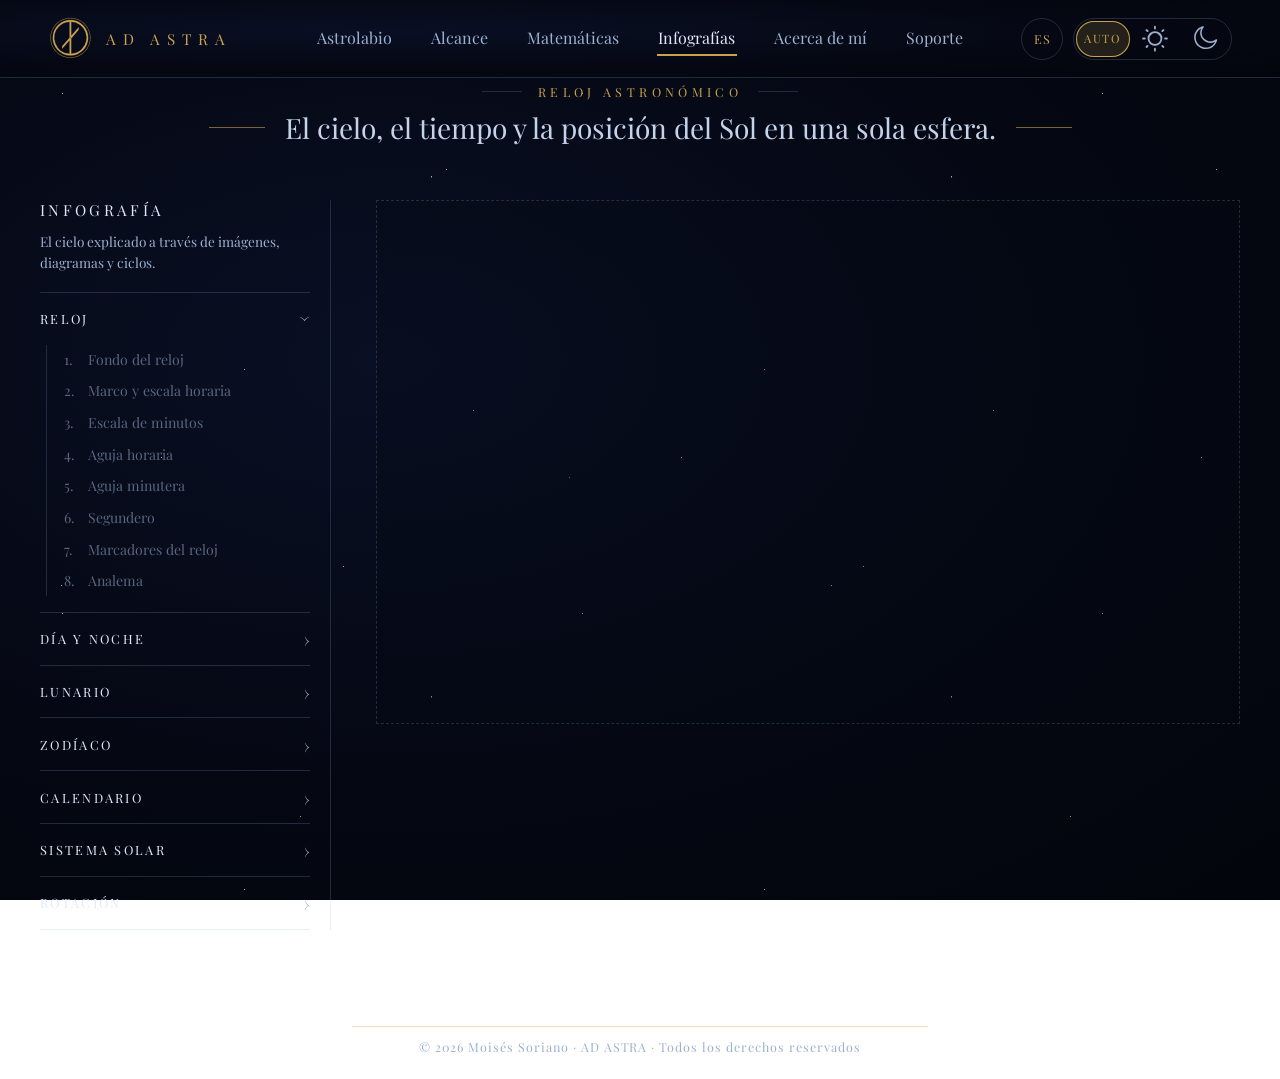
<file: paginas/infografias.html>
<!DOCTYPE html>
<html lang="es">
  <head>
    <meta charset="UTF-8" />
    <meta name="viewport" content="width=device-width, initial-scale=1.0" />
    <title>AD ASTRA — Infografías</title>
    <script>try{var p=localStorage.getItem("tema-preferencia")||"auto",h=new Date().getHours();document.documentElement.dataset.tema=p==="auto"?(h>=6&&h<18?"dia":"noche"):p}catch(e){}</script>
    <link rel="preconnect" href="https://fonts.googleapis.com" />
    <link rel="preconnect" href="https://fonts.gstatic.com" crossorigin />
    <link href="https://fonts.googleapis.com/css2?family=Playfair+Display:wght@400;500;600&display=swap" rel="stylesheet" />
    <link rel="icon" href="data:," />
    <link rel="stylesheet" href="../css/base.css" />
    <link rel="stylesheet" href="../css/tema.css" />
    <link rel="stylesheet" href="../css/estructura.css" />
    <link rel="stylesheet" href="../css/menu-lateral.css" />
    <link rel="stylesheet" href="../css/pie.css" />
    <link rel="stylesheet" href="../css/fondo-estrellas.css" />
    <link rel="stylesheet" href="../css/fondo-lavado.css" />
    <script src="../scripts/astronomia.js" defer></script>
    <script src="../scripts/ubicacion.js" defer></script>
    <script src="../scripts/tema.js" defer></script>
    <script src="../scripts/idioma.js" defer></script>
    <script src="../scripts/menu-lateral-datos.js" defer></script>
    <script src="../scripts/menu-lateral.js" defer></script>
  </head>
  <body>
    <div id="fondo-lavado" aria-hidden="true"></div>
    <div id="fondo-estrellas" aria-hidden="true">
      <div class="estrellas-fondo estrellas-a"></div>
      <div class="estrellas-fondo estrellas-b"></div>
    </div>
    <div id="contenedor-app">
      <header class="cabecera menu-secciones">
        <a class="logo" href="../index.html" aria-label="AD ASTRA, ir al Astrolabio">
          <span class="logo-marca" aria-hidden="true"></span>
          <span>AD ASTRA</span>
        </a>
        <nav class="nav-secciones" aria-label="Navegación del sitio">
          <a href="../index.html">Astrolabio</a>
          <a href="alcance.html">Alcance</a>
          <a href="matematicas.html">Matemáticas</a>
          <a href="infografias.html" class="activa" aria-current="page">Infografías</a>
          <a href="acerca-de.html">Acerca de mí</a>
          <a href="soporte.html">Soporte</a>
        </nav>
        <div class="cabecera-acciones">
          <button type="button" id="boton-idioma" class="boton-tema boton-idioma" title="Cambiar idioma" aria-label="Cambiar idioma">ES</button>
          <div class="control-tema" role="group" aria-label="Modo de color">
            <button type="button" class="control-tema-opcion" data-tema-pref="auto">Auto</button>
            <button type="button" class="control-tema-opcion" data-tema-pref="dia"><span class="icono-svg icono-dia" aria-hidden="true"></span></button>
            <button type="button" class="control-tema-opcion" data-tema-pref="noche"><span class="icono-svg icono-noche" aria-hidden="true"></span></button>
          </div>
        </div>
      </header>
      <main>
        <section class="hero">
          <p class="hero-etiqueta">Reloj astronómico</p>
          <h1 class="hero-titular">El cielo, el tiempo y la posición del Sol en una sola esfera.</h1>
        </section>
        <div class="pagina-con-menu">
          <nav class="menu-lateral" data-menu="capas" data-titulo="Infografía" data-descripcion="El cielo explicado a través de imágenes, diagramas y ciclos." aria-label="Contenido de Infografía"></nav>
          <div class="contenido-pagina" aria-label="Espacio reservado para el contenido"></div>
        </div>
      </main>
      <footer id="pie" class="pie pie-minimo">
        <div class="pie-final">
          <span>© 2026 Moisés Soriano · AD ASTRA · Todos los derechos reservados</span>
        </div>
      </footer>
    </div>
  </body>
</html>
</file>
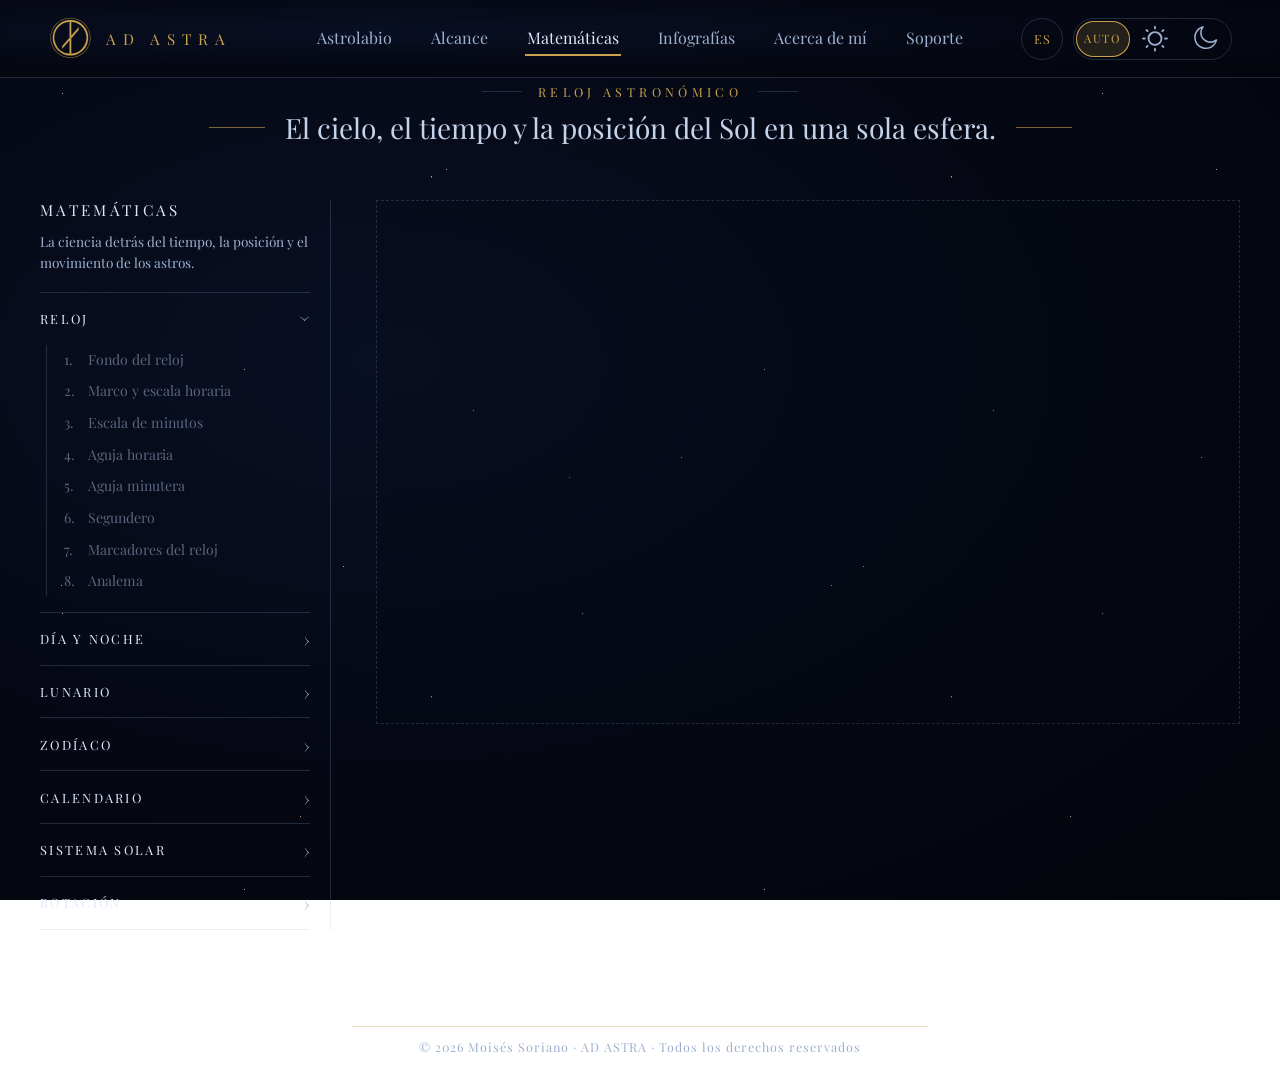
<file: paginas/matematicas.html>
<!DOCTYPE html>
<html lang="es">
  <head>
    <meta charset="UTF-8" />
    <meta name="viewport" content="width=device-width, initial-scale=1.0" />
    <title>AD ASTRA — Matemáticas</title>
    <script>try{var p=localStorage.getItem("tema-preferencia")||"auto",h=new Date().getHours();document.documentElement.dataset.tema=p==="auto"?(h>=6&&h<18?"dia":"noche"):p}catch(e){}</script>
    <link rel="preconnect" href="https://fonts.googleapis.com" />
    <link rel="preconnect" href="https://fonts.gstatic.com" crossorigin />
    <link href="https://fonts.googleapis.com/css2?family=Playfair+Display:wght@400;500;600&display=swap" rel="stylesheet" />
    <link rel="icon" href="data:," />
    <link rel="stylesheet" href="../css/base.css" />
    <link rel="stylesheet" href="../css/tema.css" />
    <link rel="stylesheet" href="../css/estructura.css" />
    <link rel="stylesheet" href="../css/menu-lateral.css" />
    <link rel="stylesheet" href="../css/pie.css" />
    <link rel="stylesheet" href="../css/fondo-estrellas.css" />
    <link rel="stylesheet" href="../css/fondo-lavado.css" />
    <script src="../scripts/astronomia.js" defer></script>
    <script src="../scripts/ubicacion.js" defer></script>
    <script src="../scripts/tema.js" defer></script>
    <script src="../scripts/idioma.js" defer></script>
    <script src="../scripts/menu-lateral-datos.js" defer></script>
    <script src="../scripts/menu-lateral.js" defer></script>
  </head>
  <body>
    <div id="fondo-lavado" aria-hidden="true"></div>
    <div id="fondo-estrellas" aria-hidden="true">
      <div class="estrellas-fondo estrellas-a"></div>
      <div class="estrellas-fondo estrellas-b"></div>
    </div>
    <div id="contenedor-app">
      <header class="cabecera menu-secciones">
        <a class="logo" href="../index.html" aria-label="AD ASTRA, ir al Astrolabio">
          <span class="logo-marca" aria-hidden="true"></span>
          <span>AD ASTRA</span>
        </a>
        <nav class="nav-secciones" aria-label="Navegación del sitio">
          <a href="../index.html">Astrolabio</a>
          <a href="alcance.html">Alcance</a>
          <a href="matematicas.html" class="activa" aria-current="page">Matemáticas</a>
          <a href="infografias.html">Infografías</a>
          <a href="acerca-de.html">Acerca de mí</a>
          <a href="soporte.html">Soporte</a>
        </nav>
        <div class="cabecera-acciones">
          <button type="button" id="boton-idioma" class="boton-tema boton-idioma" title="Cambiar idioma" aria-label="Cambiar idioma">ES</button>
          <div class="control-tema" role="group" aria-label="Modo de color">
            <button type="button" class="control-tema-opcion" data-tema-pref="auto">Auto</button>
            <button type="button" class="control-tema-opcion" data-tema-pref="dia"><span class="icono-svg icono-dia" aria-hidden="true"></span></button>
            <button type="button" class="control-tema-opcion" data-tema-pref="noche"><span class="icono-svg icono-noche" aria-hidden="true"></span></button>
          </div>
        </div>
      </header>
      <main>
        <section class="hero">
          <p class="hero-etiqueta">Reloj astronómico</p>
          <h1 class="hero-titular">El cielo, el tiempo y la posición del Sol en una sola esfera.</h1>
        </section>
        <div class="pagina-con-menu">
          <nav class="menu-lateral" data-menu="capas" data-titulo="Matemáticas" data-descripcion="La ciencia detrás del tiempo, la posición y el movimiento de los astros." aria-label="Contenido de Matemáticas"></nav>
          <div class="contenido-pagina" aria-label="Espacio reservado para el contenido"></div>
        </div>
      </main>
      <footer id="pie" class="pie pie-minimo">
        <div class="pie-final">
          <span>© 2026 Moisés Soriano · AD ASTRA · Todos los derechos reservados</span>
        </div>
      </footer>
    </div>
  </body>
</html>
</file>
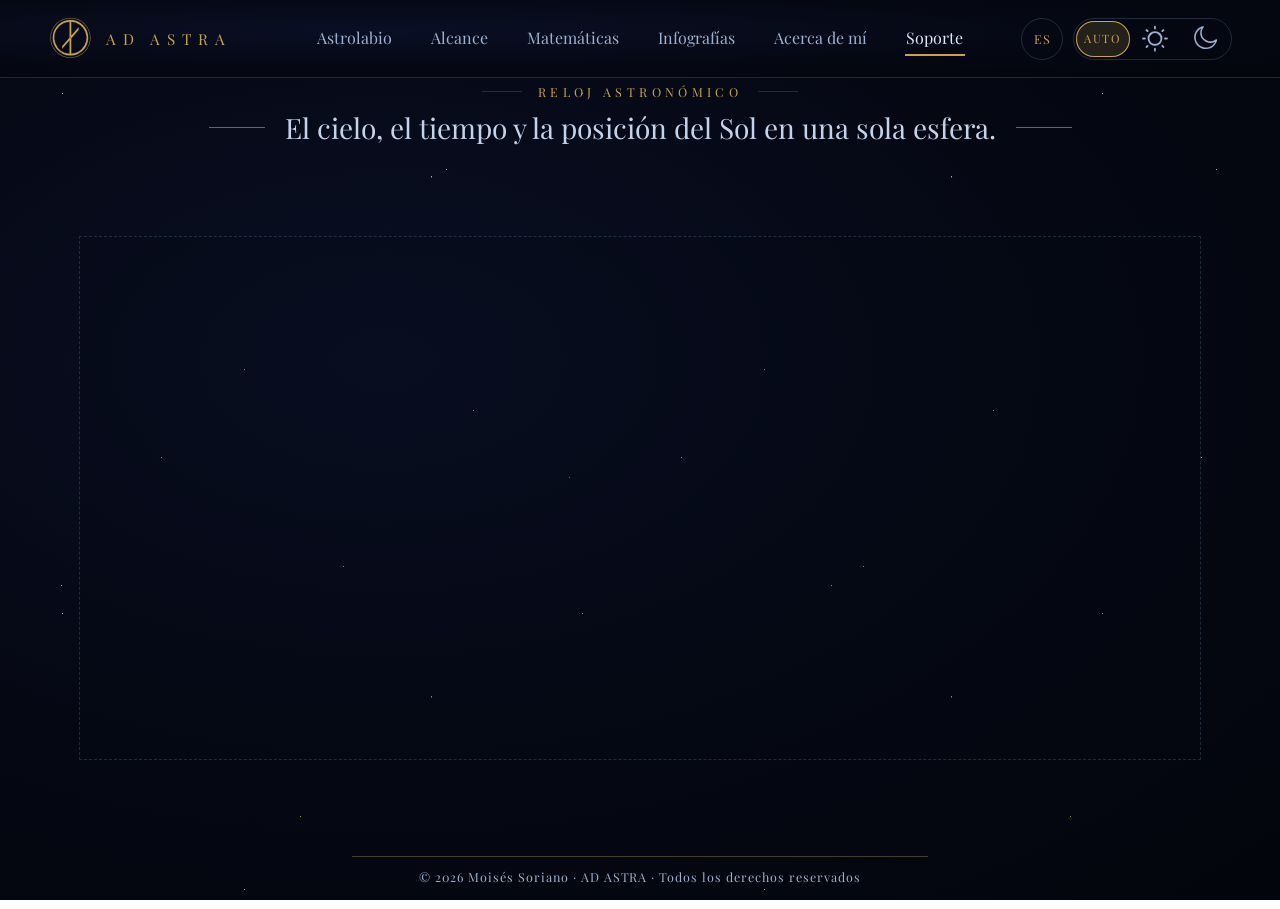
<file: paginas/soporte.html>
<!DOCTYPE html>
<html lang="es">
  <head>
    <meta charset="UTF-8" />
    <meta name="viewport" content="width=device-width, initial-scale=1.0" />
    <title>AD ASTRA — Soporte</title>
    <script>try{var p=localStorage.getItem("tema-preferencia")||"auto",h=new Date().getHours();document.documentElement.dataset.tema=p==="auto"?(h>=6&&h<18?"dia":"noche"):p}catch(e){}</script>
    <link rel="preconnect" href="https://fonts.googleapis.com" />
    <link rel="preconnect" href="https://fonts.gstatic.com" crossorigin />
    <link href="https://fonts.googleapis.com/css2?family=Playfair+Display:wght@400;500;600&display=swap" rel="stylesheet" />
    <link rel="icon" href="data:," />
    <link rel="stylesheet" href="../css/base.css" />
    <link rel="stylesheet" href="../css/tema.css" />
    <link rel="stylesheet" href="../css/estructura.css" />
    <link rel="stylesheet" href="../css/pie.css" />
    <link rel="stylesheet" href="../css/fondo-estrellas.css" />
    <link rel="stylesheet" href="../css/fondo-lavado.css" />
    <script src="../scripts/astronomia.js" defer></script>
    <script src="../scripts/ubicacion.js" defer></script>
    <script src="../scripts/tema.js" defer></script>
    <script src="../scripts/idioma.js" defer></script>
  </head>
  <body>
    <div id="fondo-lavado" aria-hidden="true"></div>
    <div id="fondo-estrellas" aria-hidden="true">
      <div class="estrellas-fondo estrellas-a"></div>
      <div class="estrellas-fondo estrellas-b"></div>
    </div>
    <div id="contenedor-app">
      <header class="cabecera menu-secciones">
        <a class="logo" href="../index.html" aria-label="AD ASTRA, ir al Astrolabio">
          <span class="logo-marca" aria-hidden="true"></span>
          <span>AD ASTRA</span>
        </a>
        <nav class="nav-secciones" aria-label="Navegación del sitio">
          <a href="../index.html">Astrolabio</a>
          <a href="alcance.html">Alcance</a>
          <a href="matematicas.html">Matemáticas</a>
          <a href="infografias.html">Infografías</a>
          <a href="acerca-de.html">Acerca de mí</a>
          <a href="soporte.html" class="activa" aria-current="page">Soporte</a>
        </nav>
        <div class="cabecera-acciones">
          <button type="button" id="boton-idioma" class="boton-tema boton-idioma" title="Cambiar idioma" aria-label="Cambiar idioma">ES</button>
          <div class="control-tema" role="group" aria-label="Modo de color">
            <button type="button" class="control-tema-opcion" data-tema-pref="auto">Auto</button>
            <button type="button" class="control-tema-opcion" data-tema-pref="dia"><span class="icono-svg icono-dia" aria-hidden="true"></span></button>
            <button type="button" class="control-tema-opcion" data-tema-pref="noche"><span class="icono-svg icono-noche" aria-hidden="true"></span></button>
          </div>
        </div>
      </header>
      <main>
        <section class="hero">
          <p class="hero-etiqueta">Reloj astronómico</p>
          <h1 class="hero-titular">El cielo, el tiempo y la posición del Sol en una sola esfera.</h1>
        </section>
        <div class="contenido-pagina" aria-label="Espacio reservado para el contenido"></div>
      </main>
      <footer id="pie" class="pie pie-minimo">
        <div class="pie-final">
          <span>© 2026 Moisés Soriano · AD ASTRA · Todos los derechos reservados</span>
        </div>
      </footer>
    </div>
  </body>
</html>
</file>
<file: css/base.css>
/*css/base.css */

body {
  margin: 0;
  min-height: 100vh;
  display: grid;
  place-items: center;
  background:
    radial-gradient(
      circle at 50% 38%,
      rgba(35, 75, 125, 0.16) 0%,
      rgba(18, 40, 75, 0.10) 32%,
      transparent 65%
    ),
    radial-gradient(
      circle at 15% 85%,
      rgba(25, 55, 100, 0.10) 0%,
      transparent 45%
    ),
    #071126;
}

main {
  width: min(94vw, 1600px);
}

#reloj {
  width: min(100%, 94vmin, 900px);
  margin: 0 auto;
  height: auto;
  display: block;
}

#hora-digital {
  margin: 1rem 0 0;
  text-align: center;
  font-family: var(--fuente);
  font-size: 0.3rem;
  color: var(--oro);
}

#ubicacion {
  margin: 0.25rem 0 0;
  text-align: center;
  font-family: var(--fuente);
  font-size: 1rem;
  color: var(--hielo);
  letter-spacing: 0.5px; /* Separa un poco los caracteres generales */
}

#pais-ciudad {
  margin: 0.15rem 0 0;
  text-align: center;
  font-family: var(--fuente);
  font-size: 0.9rem;
  color: var(--oro); /* Tono dorado sutil */
  opacity: 0.85;
}

#fecha-digital {
  margin: 0.25rem 0 0;
  text-align: center;
  font-family: var(--fuente);
  font-size: 0.3rem;
  color: var(--oro);
}
</file>
<file: css/reloj.css>
.guia {
  fill: none;
  stroke: var(--marino);
  stroke-width: 2;
}
.aguja {
  stroke: var(--tinta);
  stroke-width: 5;
  stroke-linecap: round;
}
.aguja-minuto {
  stroke: var(--hielo);
  stroke-width: 3;
}
.aguja-segundo {
  stroke: var(--tinta);
  stroke-width: 1;
}
.marca {
  stroke: var(--tinta);
  stroke-width: 2;
}

.numero {
  fill: var(--tinta);
  font-family: var(--fuente);
  font-size: 32px;
  text-anchor: middle;
  dominant-baseline: central;
}

.marca-minuto {
  stroke: var(--hielo);
  stroke-width: 1.6;
}

.marca-minuto-quinto {
  stroke-width: 2.1;
}

.numero-minuto {
  fill: var(--hielo);
  font-size: 28.5px;
}

.numero-minuto-chico {
  fill: var(--hielo);
  font-size: 25px;
  opacity: 0.5;
}

#sol {
  fill: var(--sol);
  stroke: var(--sol-contorno);
  stroke-width: 2.5;
}

.aguja-noche {
  stroke: var(--tinta);
}

.luna-fondo-oscuro { fill: var(--luna-sombra); stroke: var(--luna-contorno); stroke-width: 2; }
.luna-porcion-iluminada { fill: var(--luna-luz); }

.guia-zodiaco {
  fill: none;
  stroke: var(--oro-claro);
  stroke-width: 2;

}

.division-zodiaco {
  stroke: var(--oro-claro);
  stroke-width: 2;
}

.etiqueta-zodiaco {
  fill: var(--oro-claro);
  font-family: var(--fuente);
  font-size: 22px;
  text-anchor: middle;
  dominant-baseline: central;
  letter-spacing: 2px; 
}

.eje-cartesiano {
  stroke: var(--tinta);
  stroke-width: 1;
  stroke-dasharray: 4 6;
  opacity: 0.15;        
}

.sector-evento-solar {
  transition: fill 3s linear;
}

.indicador-zodiaco {
  fill: var(--oro-claro);
  opacity: 0.35;
  stroke: var(--oro-claro);
  stroke-width: 3;
  stroke-opacity: 0.9;
}

.tropico {
  fill: none;
  stroke-width: 3;
  stroke-dasharray: 3 5;
  opacity: 0.8;
}
.tropico-cancer {
  stroke: var(--tropico-cancer);
}
.tropico-capricornio {
  stroke: var(--tropico-capricornio);
}

#reloj:not(.enfoque-reloj) #capa-analema { display: none; }
.analema-curva {
  fill: none;
  stroke: var(--hielo);
  stroke-width: 3;
  stroke-dasharray: 2 7;
  opacity: 1;
}
.analema-estacion { fill: var(--oro-claro); stroke: var(--fondo); stroke-width: 2; }
.analema-sol { fill: var(--sol); stroke: var(--sol-contorno); stroke-width: 2; filter: drop-shadow(0 0 7px var(--sol-brillo)); }
.analema-etiqueta, .reloj-auxiliar-etiqueta {
  fill: var(--tinta);
  font-family: var(--fuente);
  font-size: 20px;
  letter-spacing: 1px;
}
.analema-etiqueta-evento { font-size: 30px; }
.reloj-auxiliar-cara { fill: var(--marino); fill-opacity: 0.7; stroke: var(--oro-claro); stroke-width: 2; }
.reloj-auxiliar-numero { fill: var(--tinta); font-family: var(--fuente); font-size: 30px; }
.reloj-auxiliar-marca { stroke: var(--tinta); stroke-width: 2; }
.reloj-auxiliar-aguja { stroke-linecap: round; }
.reloj-auxiliar-aguja.hora { stroke: var(--tinta); stroke-width: 5; }
.reloj-auxiliar-aguja.minuto { stroke: var(--hielo); stroke-width: 3; }
.reloj-auxiliar-centro { fill: var(--sol); }
.reloj-auxiliar-solar .reloj-auxiliar-cara { stroke: var(--sol); }

.eje-lectura-estacional {
  stroke: var(--hielo);
  stroke-width: 1.5;
  stroke-dasharray: 4 6;
  opacity: 0.7;
}

.punto-evento-estacional {
  fill: var(--hielo);
  stroke: var(--tinta);
  stroke-width: 1;
}

.etiqueta-evento-estacional {
  fill: var(--tinta);
  font-family: var(--fuente);
  font-size: 20px;
  text-anchor: middle;
  dominant-baseline: central;
}

.referencia-estacional {
  fill: none;
  stroke: var(--tinta);
  stroke-width: 2;
  stroke-dasharray: 2 8;
  opacity: 0.3;
}

.marca-calendario { stroke: var(--hielo); stroke-width: 1; opacity: 0.6; }
.marca-mes { stroke-width: 2; opacity: 0.9; }
.marca-dia-quinto { stroke-width: 1.5; }
.etiqueta-mes {
  fill: var(--tinta);
  font-family: var(--fuente);
  font-size: 28px;
  text-anchor: middle;
  dominant-baseline: central;
  letter-spacing: 2px;
}
.marcador-calendario { fill: var(--alerta); opacity: 1; }
.marcador-reloj {
  fill: var(--alerta);
  opacity: 1;
}

.orbita-terrestre {
  fill: none;
  stroke: var(--tinta);
  stroke-width: 0.5;
  stroke-dasharray: 4 4;
  opacity: 0.1;
}
.marca-orbital { fill: var(--tinta); opacity: 0; }
#tierra-orbital { fill: var(--tierra); stroke: var(--tinta); stroke-width: 0.5; }
#sol-central { fill: var(--sol); stroke: var(--sol-contorno); stroke-width: 2.5; filter: drop-shadow(0 0 20px var(--sol-brillo)); }

.etiqueta-eje {
  fill: var(--hielo);
  font-family: var(--fuente);
  font-size: 28px;
  dominant-baseline: central;
  letter-spacing: 3px;
}

.caja-menu {
  display: flex;
  flex-wrap: wrap;
  justify-content: space-between;
  align-items: center;
  gap: 0.75rem 2rem;
  padding: 1.1rem 1.5rem;
  background: color-mix(in srgb, var(--marino) 35%, transparent);
  border: none;
  border-bottom: 1px solid var(--borde-sutil);
  border-radius: 0;
  font-family: var(--fuente);
  backdrop-filter: blur(8px);
}

.menu-logo {
  color: var(--oro-claro);
  letter-spacing: 4px;
  text-decoration: none;
  font-size: 1rem;
  transition: color 0.25s ease;
}

.menu-logo:hover {
  color: var(--oro-claro);
}

.menu-enlaces {
  display: flex;
  flex-wrap: wrap;
  align-items: center;
  gap: 0.5rem 2.2rem;
}

.menu-enlaces a {
  position: relative;
  color: var(--hielo);
  text-decoration: none;
  font-size: 0.95rem;
  transition:
    color 0.25s ease,
    opacity 0.25s ease;
}

.menu-enlaces a::after {
  content: "";
  position: absolute;
  left: 0;
  bottom: -0.55rem;
  width: 100%;
  height: 1px;
  background: var(--hielo);
  transform: scaleX(0);
  transform-origin: center;
  transition: transform 0.25s ease;
}

.menu-enlaces a:hover {
  color: var(--tinta-suave);
}

.menu-enlaces a:hover::after {
  transform: scaleX(1);
}

.sector-estacion {
  stroke: none;
  fill-opacity: var(--estacion-opacidad);
  pointer-events: none;
}
</file>
<file: css/viajero.css>
#contenedor-app {
  display: flex;
  transition: margin-left 0.3s ease;
}

.boton-viajar {
  position: absolute;
  top: 16px;
  left: 16px;
  z-index: 5; 
  background: var(--superficie-2);
  color: var(--oro-claro);
  border: 1px solid var(--oro-claro);
  padding: 8px 14px;
  font-family: var(--fuente);
  cursor: pointer;
  border-radius: 4px;
}

.cajon-viajero {
  flex: 0 0 auto;
  width: 0;
  padding: 20px 0;
  box-sizing: border-box;
  overflow-x: hidden;
  overflow-y: auto;
  background: var(--superficie);
  border: 0 solid var(--borde-oro);
  border-radius: 20px;
  opacity: 0;
  transition: width 0.3s ease, margin-right 0.3s ease, padding 0.3s ease, opacity 0.3s ease;
}

.cajon-viajero > * {
  min-width: 240px;
}

.cajon-viajero.abierto {
  width: 280px;
  padding: 20px;
  margin-right: 1.5rem;
  border-width: 1px;
  opacity: 1;
}

.seccion-viajero {
  color: var(--tinta-suave);
  font-family: var(--fuente);
  margin-bottom: 24px;
}

.seccion-viajero h3 {
  color: var(--oro-claro);
  margin-bottom: 12px;
}

.seccion-viajero label {
  display: block;
  margin-top: 10px;
  margin-bottom: 4px;
  font-size: 0.9rem;
}

.seccion-viajero input {
  width: 100%;
  box-sizing: border-box;
  padding: 6px;
  background: var(--superficie-2);
  border: 1px solid var(--borde-sutil);
  color: var(--tinta-suave);
  border-radius: 4px;
}

.fila-botones {
  display: flex;
  gap: 6px;
  margin-top: 6px;
}

.fila-botones button {
  flex: 1;
  background: var(--superficie-2);
  color: var(--tinta-suave);
  border: 1px solid var(--borde-sutil);
  padding: 6px;
  border-radius: 4px;
  cursor: pointer;
}

.boton-velocidad.activa {
  background: var(--oro-claro);
  color: var(--superficie);
  border-color: var(--oro-claro);
}

@media (max-width: 800px) {
  .fila-reloj {
    flex-direction: column;
  }

  .cajon-viajero {
    width: auto;
    max-height: 0;
    padding: 0 20px;
  }

  .cajon-viajero.abierto {
    width: auto;
    max-height: 700px;
    padding: 20px;
    margin: 0 0 1.5rem;
  }
}
</file>
<file: css/panel.css>
/* css/panel.css — panel "Resultados actuales" */
.panel-resultados {
  border: 1px solid var(--borde-oro);
  border-radius: 20px;
  padding: 1.25rem;
  background: var(--superficie);
  font-family: var(--fuente);
  color: var(--tinta-suave);
}
 
.panel-resultados h2 {
  margin: 0 0 1rem;
  font-size: 1.15rem;
  font-weight: normal;
  letter-spacing: 1px;
  color: var(--oro);
  text-align: center;
}
 
.bloque-tecnico {
  margin-top: 1.25rem;
}
 
.bloque-tecnico summary {
  cursor: pointer;
  margin-bottom: 0.75rem;
  color: var(--hielo);
  letter-spacing: 0.5px;
  text-align: center;
}
 
.grid-datos {
  display: grid;
  grid-template-columns: repeat(auto-fill, minmax(150px, 1fr));
  gap: 0.6rem;
  align-items: start;
}
 
.tarjeta {
  position: relative;
  padding: 0.6rem 0.75rem 1.9rem;
  background: var(--superficie-2);
  border: 1px solid var(--borde-sutil);
  border-radius: 12px;
  display: flex;
  flex-direction: column;
  gap: 0.2rem;
  min-height: 4.3rem;
}
 
.tarjeta-cabecera {
  text-align: center;
  font-size: 0.72rem;
  text-transform: uppercase;
  letter-spacing: 0.8px;
  color: var(--hielo);
}
 
.tarjeta-valor,
.tarjeta #pais-ciudad {
  margin: 0;
  text-align: left;
  font-size: 1rem;
  font-weight: normal;
  color: var(--oro-claro);
  opacity: 1;
  text-align: center;
}
 
.tarjeta-sub,
.tarjeta #ubicacion,
.tarjeta #pais-ciudad {
  margin: 0;
  text-align: center;
  font-size: 0.72rem;
  letter-spacing: 0;
  color: var(--hielo);
}
 
.tarjeta-ayuda {
  margin: 0.3rem 0 0;
  font-size: 0.72rem;
  line-height: 1.35;
  color: var(--tinta-tenue);
}
 
.tarjeta-ayuda {
  position: absolute;
  bottom: calc(100% + 8px);
  left: 50%;
  z-index: 20;
  width: 220px;
  max-width: 80vw;
  margin: 0;
  padding: 0.6rem 0.75rem;
  transform: translateX(-50%) translateY(4px);
  background: var(--superficie);
  border: 1px solid var(--borde-oro);
  border-radius: 10px;
  box-shadow: var(--sombra);
  font-size: 0.75rem;
  line-height: 1.4;
  color: var(--tinta-suave);
  text-align: left;
  opacity: 0;
  pointer-events: none;
  transition: opacity 0.15s ease, transform 0.15s ease;
}

.tarjeta:has(.ayuda:hover) .tarjeta-ayuda,
.tarjeta:has(.ayuda:focus) .tarjeta-ayuda {
  opacity: 1;
  transform: translateX(-50%) translateY(0);
}
 
.ayuda:hover {
  background: var(--borde-sutil);
}

.tarjeta #ubicacion {
  white-space: pre-line;
}

.tarjeta #pais-ciudad,
.tarjeta #ubicacion {
  margin: 0;
  text-align: center;
  font-size: 1.05rem;
  letter-spacing: 0;
  color: var(--oro-claro);
}

.tarjeta-cabecera::before {
  content: "✦";
  margin-right: 0.4rem;
  color: var(--oro);
}
</file>
<file: css/planetas.css>
/* css/planetas.css — sistema solar: órbitas, planetas y cajón derecho */
.orbita-planeta {
  fill: none;
  stroke: var(--tinta-tenue);
  stroke-width: 1;
  stroke-dasharray: 2 6;
  opacity: 0.1;
}
 
.planeta {
  stroke: color-mix(in srgb, var(--tinta) 50%, transparent);
  stroke-width: 1;
}
 
.boton-planetas {
  position: absolute;
  top: 16px;
  right: 16px;
  z-index: 5;
  background: var(--superficie-2);
  color: var(--oro-claro);
  border: 1px solid var(--oro-claro);
  padding: 8px 14px;
  font-family: var(--fuente);
  cursor: pointer;
  border-radius: 4px;
}
 
.cajon-planetas {
  flex: 0 0 auto;
  width: 0;
  padding: 20px 0;
  box-sizing: border-box;
  overflow-x: hidden;
  overflow-y: auto;
  background: var(--superficie);
  border: 0 solid var(--borde-oro);
  border-radius: 20px;
  opacity: 0;
  transition: width 0.3s ease, margin-left 0.3s ease, padding 0.3s ease, opacity 0.3s ease;
}
 
.cajon-planetas > * {
  min-width: 260px;
}
 
.cajon-planetas.abierto {
  width: 300px;
  padding: 20px;
  margin-left: 1.5rem;
  border-width: 1px;
  opacity: 1;
}
 
.seccion-planetas {
  color: var(--tinta-suave);
  font-family: var(--fuente);
}
 
.seccion-planetas h3 {
  margin: 0 0 8px;
  color: var(--oro-claro);
}
 
.nota-planetas {
  margin: 0 0 12px;
  font-size: 0.75rem;
  line-height: 1.4;
  color: var(--hielo);
}
 
.tabla-planetas {
  width: 100%;
  border-collapse: collapse;
  font-size: 0.82rem;
}
 
.tabla-planetas th {
  padding-bottom: 6px;
  text-align: right;
  font-weight: normal;
  font-size: 0.7rem;
  text-transform: uppercase;
  letter-spacing: 0.5px;
  color: var(--hielo);
}
 
.tabla-planetas th:first-child,
.tabla-planetas td:first-child {
  text-align: left;
}
 
.tabla-planetas td {
  padding: 5px 0;
  border-top: 1px solid var(--borde-sutil);
}
 
.tabla-planetas td.num {
  text-align: right;
  font-variant-numeric: tabular-nums;
}
 
.punto-planeta {
  display: inline-block;
  width: 0.65rem;
  height: 0.65rem;
  margin-right: 0.45rem;
  border-radius: 50%;
}
 
.arco-planetas {
  margin: 12px 0 0;
  font-size: 0.8rem;
  color: var(--tinta-suave);
}
 
.arco-planetas strong {
  color: var(--oro-claro);
  font-weight: normal;
}

.lecturas-capa:not([hidden]) {
  display: grid;
  gap: 1rem;
  margin-top: 0.75rem;
}

.lecturas-capa h4 {
  margin: 0 0 0.35rem;
  color: var(--oro-claro);
  font-size: 1rem;
  font-weight: normal;
}

.lecturas-capa dl { display: grid; gap: 0.25rem; margin: 0; }
.lecturas-capa dl > div { display: flex; justify-content: space-between; gap: 0.75rem; padding: 0.25rem 0; border-bottom: 1px solid var(--borde-sutil); }
.lecturas-capa dt { color: var(--hielo); font-size: 0.9rem; }
.lecturas-capa dd { margin: 0; text-align: right; font-size: 0.92rem; font-variant-numeric: tabular-nums; }
.lecturas-capa .nota-planetas { margin: 0.55rem 0 0; font-size: 0.88rem; line-height: 1.45; }
.figura-activa-zodiaco { margin: 0; text-align: center; }
.figura-activa-zodiaco-icono { display: block; width: 6rem; height: 5rem; margin: 0 auto 0.35rem; background: var(--oro-claro); -webkit-mask: var(--figura-signo) center / contain no-repeat; mask: var(--figura-signo) center / contain no-repeat; }
.figura-activa-zodiaco figcaption { color: var(--oro-claro); font-size: 1rem; }
.figura-activa-zodiaco figcaption strong { font-weight: normal; }
.lecturas-ciclo-solar h4 { font-size: 0.85rem; }
.lecturas-ciclo-solar dt { font-size: 0.75rem; }
.lecturas-ciclo-solar dd { font-size: 0.86rem; }
 
@media (max-width: 800px) {
  .cajon-planetas {
    width: auto;
    max-height: 0;
    padding: 0 20px;
  }
 
  .cajon-planetas.abierto {
    width: auto;
    max-height: 700px;
    padding: 20px;
    margin: 1.5rem 0 0;
  }
}
</file>
<file: css/asteroides.css>
/* css/asteroides.css — cinturón de asteroides (rocas marrón y negras). Colores: --roca-* en css/tema.css */
.roca-asteroide { stroke: var(--roca-contorno); stroke-width: 0.6; }
.roca-marron { fill: var(--roca-marron); }
.roca-negra { fill: var(--roca-negra); }
</file>
<file: css/alineacion.css>
/* css/alineacion.css — línea punteada de alineación planetaria. Colores: --alineacion-1/2/3 en css/tema.css */
.linea-alineacion {
  stroke-width: 1;
  stroke-dasharray: 3 9;
  stroke-linecap: round;
  vector-effect: non-scaling-stroke;
  pointer-events: none;
  opacity: 0;
  transition: opacity 0.4s ease;
}
.linea-alineacion[data-nivel="1"] { stroke: var(--alineacion-1); opacity: 0.9; }
.linea-alineacion[data-nivel="2"] { stroke: var(--alineacion-2); opacity: 0.95; }
.linea-alineacion[data-nivel="3"] { stroke: var(--alineacion-3); opacity: 1; }
</file>
<file: css/calendario-chino.css>
/* css/calendario-chino.css — rueda del zodiaco chino. Solo existe visualmente en el enfoque "Calendario".
   Colores: solo variables de css/tema.css. */
#reloj:not(.enfoque-calendario) #capa-calendario-chino { opacity: 0; pointer-events: none; }
#capa-calendario-chino { transition: opacity 0.6s ease; pointer-events: none; }

.aro-chino { fill: none; stroke: var(--acento); stroke-width: 2; opacity: 0.8; }
.aro-chino-tenue { fill: none; stroke: var(--tinta-tenue); stroke-width: 1; opacity: 0.45; }
.division-china { stroke: var(--acento); stroke-width: 2; opacity: 0.7; }

.icono-figura-china { fill: var(--acento); }
.icono-simbolo-chino { fill: var(--oro-claro); }

.anio-chino {
  fill: var(--tinta-suave);
  font-family: var(--fuente);
  font-size: 32px;
  text-anchor: middle;
  dominant-baseline: central;
  font-variant-numeric: tabular-nums;
}
.anio-chino.anillo-1 { opacity: 0.8; }
.anio-chino.anillo-2 { opacity: 0.6; }

/* Sector activo: el que está bajo el marcador */
.sombra-sector-chino { fill: var(--acento); opacity: 0; transition: opacity 0.6s ease; }
.sector-chino.activo .sombra-sector-chino { opacity: 0.16; }
.sector-chino.activo .anio-chino.anillo-0 { fill: var(--acento); font-weight: bold; }

.marcador-chino { fill: var(--acento); }
</file>
<file: css/tema.css>
/* css/tema.css — variables de color por modo. La página lee siempre estas variables.
   DÍA  = piedra clara (tinta azul-negra, acento oro oscuro).   NOCHE = espacio oscuro.
   Regla: ningún archivo CSS usa colores sueltos; todo sale de estas variables. */

/* Tipografías (Google Fonts: Playfair Display; símbolos zodiacales: Segoe UI Symbol) */
:root {
  --fuente: "Playfair Display", Georgia, serif;
  --fuente-simbolos: "Segoe UI Symbol", "Apple Symbols", "Noto Sans Symbols 2", "DejaVu Sans", sans-serif;
}

/* ───────── MODO DÍA (por defecto): fondo piedra, tinta oscura ───────── */
:root,
[data-tema="dia"] {
  /* superficies y texto */
  /* centro algo más oscuro: el contrario del brillo central del modo noche */
  --fondo: radial-gradient(ellipse at 30% 40%, #d8d6d0 0%, #e1dfda 55%, #ecebe7 100%);
  --estrellas-intensidad: 1;
  --panel: rgba(244, 243, 239, 0.92);
  --linea: rgba(27, 34, 51, 0.22);
  --texto: #1b2233;
  --texto-suave: #5b6679;
  --acento: #8f6b1c;
  --fondo-traslacion: rgba(27, 34, 51, 0.08);   /* disco tras las órbitas */
  --aro-lectura: rgba(246, 244, 238, 0.78);     /* aro tras los números del Reloj al enfocarlo */
  --sombra: 0 8px 24px rgba(27, 34, 51, 0.18);
  /* acentos */
  --oro: #8f6b1c;
  --oro-claro: #7a5a14;
  --hielo: #46688f;
  --alerta: #b3402f;
  /* tintas */
  --tinta: #1b2233;
  --tinta-suave: #38425a;
  --tinta-tenue: #5b6679;
  /* superficies del reloj */
  --marino: #c8cdd8;
  --superficie: #f4f3ef;
  --superficie-2: #e8e6e0;
  --borde-sutil: rgba(27, 34, 51, 0.16);
  --borde-oro: rgba(143, 107, 28, 0.4);
  /* astros (con contorno para que se vean sobre fondo claro) */
  --sol: #e0a21c;
  --sol-brillo: #b67a0a;
  --sol-contorno: #7a4f00;
  --luna-luz: #ece8dc;
  --luna-sombra: #394156;
  --luna-contorno: #394156;
  --nodo: #596375;
  --nodo-brillo: rgba(255, 255, 255, 0.9);
  --tierra: #2f6aa6;
  --estacion-opacidad: 0.8;   /* el anillo de estaciones necesita más cuerpo sobre fondo claro */
  /* trópicos */
  --tropico-cancer: #4f7d57;
  --tropico-capricornio: #a8683a;
  /* globo de Rotación */
  --globo-1: #dfe9f3;
  --globo-2: #9db9d4;
  --globo-3: #46688f;
  --globo-linea: #1b2233;
  --roca-marron: #8a6240;
  --roca-negra: #262a33;
  --roca-contorno: rgba(27, 34, 51, 0.45);
  --alineacion-1: #8d95a3;
  --alineacion-2: #c9a017;
  --alineacion-3: #1f9fb5;
  --tierra-oceano: #3b86c8;
  --tierra-oceano-profundo: #14468a;
  --tierra-firme: #5d8f4c;
  --tierra-desierto: #a58253;
  --tierra-hielo: #eaf4fb;
  --tierra-atmosfera: #8fd0f5;
  --tierra-noche: #040919;
}

/* ───────── MODO NOCHE: espacio profundo. Las estrellas sutiles las pinta css/fondo-estrellas.css ───────── */
[data-tema="noche"] {
  --fondo: radial-gradient(ellipse at 30% 40%, #090f24 0%, #050813 55%, #03050c 100%);
  --estrellas-intensidad: 1;
  --panel: rgba(6, 10, 22, 0.88);
  --linea: rgba(143, 180, 217, 0.2);
  --texto: #dfe8fa;
  --texto-suave: #9db0cf;
  --acento: #c9a24b;
  --fondo-traslacion: rgba(6, 13, 29, 0.9);
  --aro-lectura: rgba(3, 7, 18, 0.6);
  --sombra: 0 8px 24px rgba(0, 0, 0, 0.5);

  --oro: #c9a24b;
  --oro-claro: #e8d08a;
  --hielo: #8fb4d9;
  --alerta: #cf5a4a;

  --tinta: #e6eefc;
  --tinta-suave: #c4d3ea;
  --tinta-tenue: #a9bbd8;

  --marino: #12234a;
  --superficie: #0e1428;
  --superficie-2: #161e3a;
  --borde-sutil: rgba(143, 180, 217, 0.18);
  --borde-oro: rgba(201, 162, 75, 0.35);

  --sol: #f4cf6a;
  --sol-brillo: #e3a63a;
  --sol-contorno: transparent;
  --luna-luz: #cfd8e3;
  --luna-sombra: #2a2f3a;
  --luna-contorno: transparent;
  --nodo: #98a2b5;
  --nodo-brillo: rgba(168, 182, 210, 0.6);
  --tierra: #5b93d1;
  --estacion-opacidad: 0.4;

  --tropico-cancer: #86b08c;
  --tropico-capricornio: #c98d62;

  --globo-1: #c3d6e8;
  --globo-2: #7fa3c6;
  --globo-3: #2f527a;
  --globo-linea: #0b2a4a;
  --roca-marron: #8a6a4c;
  --roca-negra: #14171f;
  --roca-contorno: rgba(201, 214, 235, 0.4);
  --alineacion-1: #c3cad6;
  --alineacion-2: #f2d35a;
  --alineacion-3: #4fdcf0;
  --tierra-oceano: #3b86c8;
  --tierra-oceano-profundo: #14468a;
  --tierra-firme: #5d8f4c;
  --tierra-desierto: #a58253;
  --tierra-hielo: #eaf4fb;
  --tierra-atmosfera: #8fd0f5;
  --tierra-noche: #040919;
}
</file>
<file: css/estructura.css>
/* css/estructura.css — estructura final: cabecera, hero, escenario, paneles flotantes, barra inferior */
body {
  display: block;
  margin: 0;
  min-height: 100vh;
  background: var(--fondo);
  background-attachment: fixed;
  overflow-x: hidden;
  color: var(--texto);
  font-family: var(--fuente);
}
 
#contenedor-app { display: block; width: 100%; }
 
main { display: block; width: 100%; margin: 0; padding: 0; }

.contenido-pagina {
  width: min(calc(100% - 2rem), 1120px);
  margin: clamp(1.5rem, 4vh, 3rem) auto clamp(3rem, 8vh, 6rem);
}
.contenido-pagina:empty {
  min-height: min(58vh, 560px);
  margin: clamp(3rem, 8vh, 6rem) auto;
  border: 1px dashed var(--linea);
  background: color-mix(in srgb, var(--panel) 24%, transparent);
}
 
/* Cabecera */
.cabecera {
  position: sticky;
  top: 0;
  z-index: 100;
  display: grid;
  grid-template-columns: 1fr auto 1fr;
  align-items: center;
  padding: 1rem clamp(1rem, 4vw, 3rem);
  border-bottom: 1px solid var(--linea);
  background: var(--fondo);
}
.logo { display: flex; align-items: center; gap: 0.8rem; color: var(--acento); text-decoration: none; letter-spacing: 0.45em; font-size: 0.95rem; }
.logo-marca {
  width: 45px;
  height: 45px;
  background-color: currentColor;
  -webkit-mask: url("../svg/logo/logo.svg") center / contain no-repeat;
  mask: url("../svg/logo/logo.svg") center / contain no-repeat;
}
.nav-capas { display: flex; gap: clamp(0.75rem, 3vw, 2.25rem); }
.nav-capas button {
  padding: 0.4rem 0.1rem;
  background: none;
  border: 0;
  border-bottom: 2px solid transparent;
  color: var(--texto-suave);
  font: inherit;
  font-size: 1rem;
  cursor: pointer;
  transition: color 0.2s, border-color 0.2s;
}
.nav-capas button.activa,
.nav-secciones > .activa,
.nav-secciones > [aria-current="page"] {
  color: var(--texto);
  border-bottom-color: var(--acento);
}
.nav-secciones { display: none; gap: clamp(0.75rem, 3vw, 2.25rem); white-space: nowrap; }
.nav-secciones > * {
  padding: 0.4rem 0.1rem;
  background: none;
  border: 0;
  border-bottom: 2px solid transparent;
  color: var(--texto-suave);
  font: inherit;
  font-size: 1rem;
  text-decoration: none;
  cursor: pointer;
  transition: color 0.2s, border-color 0.2s;
}
.nav-secciones > *:hover { color: var(--texto); }
.cabecera.menu-secciones .nav-capas { display: none; }
.cabecera.menu-secciones .nav-secciones { display: flex; }
.boton-tema, .tirador {
  display: grid;
  place-items: center;
  width: 42px;
  height: 42px;
  border-radius: 50%;
  border: 1px solid var(--linea);
  background: transparent;
  color: var(--acento);
  cursor: pointer;
  transition: background 0.2s, border-color 0.2s;
}
.boton-tema { justify-self: end; }
.cabecera-acciones { display: flex; align-items: center; gap: 0.6rem; justify-self: end; }
.boton-idioma { font-family: var(--fuente); font-size: 0.78rem; letter-spacing: 0.08em; }
.control-tema { display: flex; align-items: center; gap: 2px; box-sizing: border-box; height: 42px; padding: 2px; border: 1px solid var(--linea); border-radius: 999px; }
.control-tema-opcion {
  display: grid; place-items: center; min-width: 36px; height: 36px; padding: 0 0.55rem;
  border: 0; border-radius: 999px; background: transparent; color: var(--texto-suave); cursor: pointer;
  font-family: var(--fuente); font-size: 0.72rem; letter-spacing: 0.12em; text-transform: uppercase;
  transition: background 0.2s, color 0.2s;
}
.control-tema-opcion:hover { color: var(--acento); }
.icono-svg {
  display: block;
  width: 30px;
  height: 30px;
  background-color: currentColor;
  -webkit-mask: center / contain no-repeat;
  mask: center / contain no-repeat;
}
.icono-dia { -webkit-mask-image: url("../svg/iconos/iconodia.svg"); mask-image: url("../svg/iconos/iconodia.svg"); }
.icono-noche { -webkit-mask-image: url("../svg/iconos/icononoche.svg"); mask-image: url("../svg/iconos/icononoche.svg"); }
.icono-panel-fecha { -webkit-mask-image: url("../svg/panel-control/fecha.svg"); mask-image: url("../svg/panel-control/fecha.svg"); }
.icono-panel-pregunta { -webkit-mask-image: url("../svg/panel-control/pregunta.svg"); mask-image: url("../svg/panel-control/pregunta.svg"); }
.icono-panel-geolocalizacion { -webkit-mask-image: url("../svg/panel-control/geolocalizacion.svg"); mask-image: url("../svg/panel-control/geolocalizacion.svg"); }
.icono-panel-masinfo { -webkit-mask-image: url("../svg/panel-control/masinfo.svg"); mask-image: url("../svg/panel-control/masinfo.svg"); }
.control-tema-opcion.activa { background: color-mix(in srgb, var(--oro) 16%, transparent); color: var(--acento); box-shadow: inset 0 0 0 1px var(--acento); }
::view-transition-old(root), ::view-transition-new(root) { animation-duration: 0.7s; }
.boton-tema:hover, .tirador:hover { background: color-mix(in srgb, var(--oro) 12%, transparent); border-color: var(--acento); }
 
/* Hero */
.hero { padding: 0.3rem 1rem 1.1rem; text-align: center; }
.hero-etiqueta { display: flex; align-items: center; justify-content: center; gap: 1rem; margin: 0; font-size: 0.78rem; letter-spacing: 0.35em; text-transform: uppercase; color: var(--acento); }
.hero-etiqueta::before, .hero-etiqueta::after { content: ""; width: 2.5rem; height: 1px; background: var(--linea); }
.hero-titular {
  display: flex;
  align-items: center;
  justify-content: center;
  gap: 1.25rem;
  margin: 0.6rem 0 0;
  font-size: clamp(1.1rem, 2.4vw, 1.75rem);
  font-weight: normal;
  color: var(--tinta-suave);
}
.hero-titular::before,
.hero-titular::after { content: ""; flex: 0 0 3.5rem; height: 1px; background: var(--acento); opacity: 0.6; }
 
/* Escenario (reloj + paneles flotantes) */
/* El escenario ocupa todo el ancho de la ventana para que los botones queden en los costados */
.escenario {
  /* mismo tamaño visual del dial que antes; el lienzo (viewBox 2120 × 1990, centrado en x=600 para que el reloj quede en el centro de la página) es un 10 % mayor para el aro de constelaciones */
  --ancho-reloj: min(100%, calc((100vh - 230px) * 1.104), 1104px);
  position: relative;
  padding: 0.5rem 0 0.5rem;
  --separacion-lados: 5rem; /* separación simétrica de hora/fecha y controles al reloj */
}
#reloj { width: var(--ancho-reloj); margin: 0 auto; }
/* Hora (izquierda) y fecha (derecha) a los lados del reloj, a la altura del centro */
.escenario { text-align: center; }
#hora-digital,
#fecha-digital {
  position: absolute;
  /* centro del reloj (1000/2120 del ancho) + el desplazamiento que tenía antes */
  top: calc(0.5rem + var(--ancho-reloj) * 0.4717 + 22px);
  margin: 0;
  transform: translateY(-150%);
  font-family: var(--fuente);
  font-size: 1.15rem;
  letter-spacing: 0.04em;
  color: var(--acento);
}
#hora-digital { right: calc(50% + var(--ancho-reloj) * 0.4262 + var(--separacion-lados)); }
#fecha-digital { left: calc(50% + var(--ancho-reloj) * 0.4262 + var(--separacion-lados)); }
/* Pantallas angostas: hora y fecha bajo el reloj, y bajo cada una sus controles de velocidad (ver velocidad.css) */
@media (max-width: 1100px) {
  .escenario { display: grid; grid-template-columns: 1fr 1fr; column-gap: 1.5rem; }
  #reloj { grid-column: 1 / -1; }
  #hora-digital,
  #fecha-digital { position: static; transform: none; margin: 0.4rem 0 0; }
  #hora-digital { grid-column: 1; grid-row: 2; justify-self: end; }
  #fecha-digital { grid-column: 2; grid-row: 2; justify-self: start; }
}
 
.tirador { position: absolute; top: 50%; transform: translateY(-50%); z-index: 40; }
.tirador-izq { left: clamp(1rem, 3vw, 3rem); }
.tirador-der { right: clamp(1rem, 3vw, 3rem); }
.tirador-secundario { top: calc(50% + 3.5rem); }
 
.panel-flotante {
  position: absolute;
  top: 50%;
  z-index: 30;
  box-sizing: border-box;
  width: 290px;
  max-width: 86vw;
  max-height: 90%;
  overflow-y: auto;
  padding: 20px;
  background: none;
  border: 0;
  visibility: hidden;
  opacity: 0;
  transition: opacity 0.25s ease, transform 0.25s ease, visibility 0s linear 0.25s;
}
.panel-izq { left: calc(clamp(1rem, 3vw, 3rem) + 3.5rem); transform: translateY(-50%) translateX(-16px); }
.panel-der { right: calc(clamp(1rem, 3vw, 3rem) + 3.5rem); width: 320px; transform: translateY(-50%) translateX(16px); }
.panel-lateral-nuevo { top: calc(50% + 3.5rem); min-height: min(55vh, 380px); background: var(--superficie); border: 1px solid var(--borde-oro); border-radius: 20px; }
.panel-flotante.abierto { visibility: visible; opacity: 1; transform: translateY(-50%) translateX(0); transition-delay: 0s; }
 
/* Resultados: sin marco, tarjetas limpias */
.panel-resultados { width: min(100% - 4rem, 1500px); max-width: none; margin: 0 auto; padding: 1.25rem 0 3rem; border: 0; background: none; }
.panel-resultados h2 { text-align: center; }
 
/* Fichas de resultados (estilo de la barra inferior del diseño) */
.panel-resultados .grid-datos { align-items: stretch; gap: 0; grid-template-columns: repeat(auto-fill, minmax(230px, 1fr)); }
.panel-resultados .tarjeta {
  position: relative;
  display: grid;
  grid-template-columns: 2.2rem 1fr;
  column-gap: 0.75rem;
  align-content: center;
  min-height: 0;
  padding: 1rem 2.6rem 1rem 1rem;
  background: none;
  border: 0;
  border-left: 1px solid var(--linea);
  border-radius: 0;
}
.panel-resultados .tarjeta::before { content: "✦"; grid-column: 1; grid-row: 1 / span 3; align-self: center; text-align: center; font-size: 1.3rem; color: var(--acento); }
.panel-resultados .tarjeta > * { grid-column: 2; }
.panel-resultados .tarjeta-cabecera { text-align: left; font-size: 0.72rem; letter-spacing: 0.18em; color: var(--texto-suave); }
.panel-resultados .tarjeta-cabecera::before { content: none; }
.panel-resultados .tarjeta-valor,
.panel-resultados .tarjeta #pais-ciudad,
.panel-resultados .tarjeta #ubicacion { margin: 0; text-align: left; font-size: 1rem; letter-spacing: 0; color: var(--texto); opacity: 1; }
.panel-resultados .tarjeta-sub { text-align: left; font-size: 0.75rem; color: var(--texto-suave); }
 
/* "?" arriba a la derecha de la ficha, con burbuja al pasar el cursor */
.panel-resultados .ayuda {
  position: absolute;
  top: 0.6rem;
  right: 0.6rem;
  bottom: auto;
  display: grid;
  place-items: center;
  width: 1.3rem;
  height: 1.3rem;
  padding: 0;
  border: 1px solid var(--linea);
  border-radius: 50%;
  background: transparent;
  color: var(--texto-suave);
  font: 0.72rem var(--fuente);
  cursor: help;
}
.panel-resultados .ayuda:hover,
.panel-resultados .ayuda:focus { background: color-mix(in srgb, var(--oro) 15%, transparent); border-color: var(--acento); color: var(--acento); outline: none; }
.panel-resultados .tarjeta-ayuda,
.panel-resultados .tarjeta-ayuda[hidden] {
  display: block;
  position: absolute;
  right: 0;
  bottom: calc(100% + 6px);
  left: auto;
  z-index: 20;
  width: 220px;
  max-width: 80vw;
  margin: 0;
  padding: 0.6rem 0.75rem;
  background: var(--panel);
  border: 1px solid var(--linea);
  border-radius: 10px;
  box-shadow: var(--sombra);
  font-size: 0.75rem;
  line-height: 1.4;
  color: var(--texto);
  text-align: left;
  opacity: 0;
  pointer-events: none;
  transform: translateY(4px);
  transition: opacity 0.15s ease, transform 0.15s ease;
}
.panel-resultados .tarjeta:has(.ayuda:hover) .tarjeta-ayuda,
.panel-resultados .tarjeta:has(.ayuda:focus) .tarjeta-ayuda { opacity: 1; transform: translateY(0); }
 
/* Disco oscuro tras las órbitas */
#fondo-traslacion { fill: var(--fondo-traslacion); }
 
/* Aro de constelaciones */
.arco-constelacion { fill: none; stroke: var(--acento); stroke-width: 2; opacity: 0.55; }
.glifo-comodin { fill: var(--acento); stroke: var(--acento); stroke-width: 1.2; opacity: 0.75; }
.glifo-comodin polyline { fill: none; }
.nombre-constelacion {
  fill: var(--acento);
  font-family: var(--fuente);
  font-size: 20px;
  letter-spacing: 3px;
  text-anchor: middle;
  dominant-baseline: central;
  text-transform: uppercase;
}
 
/* Símbolos zodiacales: fuente de símbolos y dorado (evita el emoji morado) */
.simbolo-zodiacal { font-family: var(--fuente-simbolos); color: var(--acento); fill: var(--acento); }
 
/* Enfoque de capas desde el menú */
#reloj > g[id^="capa-"] { transition: opacity 0.45s ease; }
#reloj.enfocando > g[id^="capa-"]:not(.capa-enfocada) { opacity: 0.12; }
 
/* Aro oscuro de lectura (radio 600–730): solo al elegir "Reloj" en el menú, para contrastar minutos y números romanos */
.aro-lectura-reloj {
  fill: none;
  stroke: var(--aro-lectura);
  stroke-width: 130;
  opacity: 0;
  pointer-events: none;
  transition: opacity 0.45s ease;
}
#reloj.enfoque-reloj .aro-lectura-reloj { opacity: 1; }

/* Dígitos del calendario: solo visibles al elegir "Calendario" en el menú */
.digito-calendario {
  fill: var(--tinta-suave);
  font-family: var(--fuente);
  font-size: 22px;
  text-anchor: middle;
  dominant-baseline: central;
  opacity: 0;
  pointer-events: none;
  transition: opacity 0.45s ease;
}
#reloj.enfoque-calendario .digito-calendario { opacity: 1; }
 
/* Sistema solar: al elegirlo se expande de radio máximo 480 a 900 (900 / 480 = 1,875), con el Sol fijo en el centro */
#capa-fondo-traslacion,
#capa-orbita-terrestre,
#capa-orbitas-planetarias,
#capa-asteroides,
#capa-alineacion,
#capa-planetas,
#capa-planetas-frente,
#capa-sol-central {
  transform-origin: 600px 600px;
  transition: transform 0.9s ease;
}
#reloj.enfoque-sistema-solar #capa-fondo-traslacion,
#reloj.enfoque-sistema-solar #capa-orbita-terrestre,
#reloj.enfoque-sistema-solar #capa-orbitas-planetarias,
#reloj.enfoque-sistema-solar #capa-asteroides,
#reloj.enfoque-sistema-solar #capa-alineacion,
#reloj.enfoque-sistema-solar #capa-planetas,
#reloj.enfoque-sistema-solar #capa-planetas-frente,
#reloj.enfoque-sistema-solar #capa-sol-central { transform: scale(1.875); }
.orbita-planeta,
.orbita-terrestre { vector-effect: non-scaling-stroke; }
 
/* Icono propio en una ficha (opcional): ver campo "icono" en TARJETAS de panel-resultados.js */
.panel-resultados .tarjeta.con-icono::before {
  content: "";
  justify-self: center;
  width: 2.5rem;
  height: 2.5rem;
  background: var(--acento);
  -webkit-mask: var(--icono) center / contain no-repeat;
  mask: var(--icono) center / contain no-repeat;
}
 
/* Cabecera en móviles estrechos (≤420 px): logo y acciones caben en una fila */
@media (max-width: 420px) {
  .cabecera { gap: 0.5rem; padding-inline: 0.75rem; }
  .logo { gap: 0.5rem; letter-spacing: 0.2em; font-size: 0.85rem; }
  .logo-marca { width: 36px; height: 36px; }
  .cabecera-acciones { gap: 0.4rem; }
  .boton-tema, .tirador { width: 38px; height: 38px; }
  .control-tema { height: 38px; }
  .control-tema-opcion { min-width: 30px; height: 32px; padding: 0 0.4rem; }
  .control-tema-opcion .icono-svg { width: 24px; height: 24px; }
}

@media (max-width: 800px) {
  .cabecera { grid-template-columns: 1fr auto; row-gap: 0.6rem; }
  .nav-capas { grid-column: 1 / -1; grid-row: 2; justify-content: center; flex-wrap: wrap; }
  .nav-secciones { grid-column: 1 / -1; grid-row: 2; justify-content: center; flex-wrap: wrap; white-space: normal; }
  .panel-izq { left: 0.5rem; } .panel-der { right: 0.5rem; }
}

@media (min-width: 801px) and (max-width: 1250px) {
  .cabecera { grid-template-columns: 1fr auto; row-gap: 0.6rem; }
  .nav-capas, .nav-secciones { grid-column: 1 / -1; grid-row: 2; justify-content: center; flex-wrap: wrap; white-space: normal; }
}

@media (max-width: 1100px) {
  .tirador { top: auto; bottom: 0.75rem; transform: none; }
  .tirador-izq.tirador-secundario { left: calc(clamp(1rem, 3vw, 3rem) + 3.25rem); }
  .tirador-der:not(.tirador-secundario) { right: calc(clamp(1rem, 3vw, 3rem) + 3.25rem); }

  #reloj { grid-row: 1; }
  #hora-digital, #fecha-digital { grid-row: 2; }
  .controles-tiempo { grid-row: 3; }

  .panel-flotante,
  .panel-izq,
  .panel-der {
    position: absolute;
    top: auto;
    right: 0.5rem;
    bottom: calc(0.75rem + 3.75rem);
    left: 0.5rem;
    width: auto;
    max-width: 100%;
    max-height: min(68vh, calc(100% - 4.5rem));
    overflow-y: auto;
    margin: 0;
    display: none;
    transform: none;
  }
  .panel-flotante.abierto {
    display: block;
    visibility: visible;
    opacity: 1;
    transform: none;
  }

  #cajon-planetas {
    right: auto;
    left: 50%;
    width: min(var(--ancho-reloj), calc(100% - 1rem));
    max-width: none;
    background: color-mix(in srgb, var(--superficie) 78%, transparent);
    border: 1px solid var(--borde-oro);
    border-radius: 20px;
    backdrop-filter: blur(2px);
    transform: translateX(-50%);
  }
  #cajon-planetas.abierto { transform: translateX(-50%); }
  #cajon-viajero,
  #panel-geolocalizacion {
    right: auto;
    width: min(26rem, calc(100% - 1rem)); /* paneles de formulario: no estirarlos a todo el ancho */
    background: color-mix(in srgb, var(--superficie) 78%, transparent);
    border: 1px solid var(--borde-oro);
    border-radius: 20px;
    backdrop-filter: blur(2px);
  }
}
</file>
<file: css/rotacion.css>
/* css/rotacion.css — capa Rotación: eje de inclinación (siempre) y globo terrestre (solo con el enfoque "Rotación") */

/* Eje terrestre punteado */
.eje-rotacion-linea { stroke: var(--hielo); stroke-width: 2; stroke-dasharray: 10 12; opacity: 0.85; }
.eje-rotacion-punta { fill: var(--hielo); opacity: 0.9; }
.eje-rotacion-arco { fill: none; stroke: var(--hielo); stroke-width: 2; opacity: 0.85; }
.texto-eje-rotacion { fill: var(--tinta-suave); font-family: var(--fuente); font-size: 26px; letter-spacing: 0.04em; }

/* Globo: oculto salvo con el enfoque Rotación (este selector gana al atenuado del resto de capas) */
#capa-rotacion { pointer-events: none; }
#reloj:not(.enfoque-rotacion) #capa-rotacion { opacity: 0; }

.globo-esfera { fill: url(#grad-globo); }
.globo-limbo { fill: url(#grad-limbo); }
.globo-borde { fill: none; stroke: var(--hielo); stroke-width: 6; }
.globo-paralelo { stroke: var(--globo-linea); stroke-width: 1.4; opacity: 0.35; }
.globo-paralelo.ecuador { stroke-width: 3; opacity: 0.7; }
.globo-paralelo.circulo-notable { stroke-dasharray: 8 8; opacity: 0.5; }
.globo-paralelo.tropico-cancer { stroke: var(--tropico-cancer); stroke-width: 2.5; opacity: 0.9; }
.globo-paralelo.tropico-capricornio { stroke: var(--tropico-capricornio); stroke-width: 2.5; opacity: 0.9; }
.globo-paralelo.circulo-polar { stroke: var(--hielo); stroke-width: 2; opacity: 0.8; }
.globo-etiqueta-paralelo, .globo-etiqueta-polo, .globo-etiqueta-ubicacion {
  fill: var(--tinta);
  font-family: var(--fuente);
  font-size: 25px;
  letter-spacing: 0.09em;
  paint-order: stroke;
  stroke: var(--globo-2);
  stroke-width: 3;
  stroke-linejoin: round;
}
.globo-etiqueta-paralelo.tropico-cancer { fill: var(--tropico-cancer); }
.globo-etiqueta-paralelo.tropico-capricornio { fill: var(--tropico-capricornio); }
.globo-etiqueta-paralelo.circulo-polar { fill: var(--hielo); }
.globo-etiqueta-polo { font-size: 30px; font-weight: 600; }
.globo-etiqueta-ubicacion { fill: #0b2a4a; font-size: 18px; font-weight: 600; }
.globo-meridiano { fill: none; stroke: var(--globo-linea); stroke-width: 1.4; opacity: 0.4; }
.globo-meridiano.meridiano-cero { stroke: var(--oro-claro); stroke-width: 3; opacity: 0.9; }
.globo-eje { stroke: var(--tinta); stroke-width: 2; stroke-dasharray: 10 12; opacity: 0.9; }
.globo-ubicacion { fill: var(--sol); stroke: var(--superficie); stroke-width: 2; }
</file>
<file: css/velocidad.css>
/* css/velocidad.css — controles flotantes de velocidad a los lados del reloj, bajo la hora y la fecha */
.controles-tiempo {
  position: absolute;
  /* misma altura de referencia que la hora/fecha (centro del reloj + 22px), justo debajo de ellas */
  top: calc(0.5rem + var(--ancho-reloj) * 0.4717 + 22px);
  z-index: 20;
  display: flex;
  flex-direction: column;
  align-items: center;
  gap: 0.3rem;
}
.controles-tiempo-izq { right: calc(50% + var(--ancho-reloj) * 0.4262 + var(--separacion-lados)); }
.controles-tiempo-der { left: calc(50% + var(--ancho-reloj) * 0.4262 + var(--separacion-lados)); }
.controles-tiempo-botones { display: flex; gap: 0.45rem; }

.control-tiempo-boton {
  display: grid;
  place-items: center;
  width: 34px;
  height: 34px;
  padding: 0;
  border-radius: 50%;
  border: 1px solid var(--linea);
  background: transparent;
  color: var(--texto-suave);
  cursor: pointer;
  transition: background 0.2s, border-color 0.2s, color 0.2s;
}
.controles-tiempo-izq .control-tiempo-boton svg { transform: scaleX(-1); } /* mismos iconos, apuntando hacia atrás */
.control-tiempo-boton:hover { background: color-mix(in srgb, var(--oro) 12%, transparent); border-color: var(--acento); color: var(--acento); }
.control-tiempo-boton.activa { border-color: var(--acento); color: var(--acento); background: color-mix(in srgb, var(--oro) 15%, transparent); }

.control-tiempo-etiqueta { font-size: 0.8rem; letter-spacing: 0.06em; color: var(--texto-suave); opacity: 0.55; transition: color 0.2s, opacity 0.2s; }
.controles-tiempo.activa .control-tiempo-etiqueta { color: var(--acento); opacity: 1; }

/* Pantallas angostas: los controles pasan bajo el reloj, cada uno debajo de su hora/fecha */
@media (max-width: 1100px) {
  .controles-tiempo { position: static; margin: 0.4rem 0 0; }
  .controles-tiempo-izq { grid-column: 1; grid-row: 3; justify-self: end; }
  .controles-tiempo-der { grid-column: 2; grid-row: 3; justify-self: start; }
}
</file>
<file: css/secciones.css>
/* css/secciones.css — base común de las secciones de página (Infografía en css/infografias.css, pie en css/pie.css) */
.seccion-pagina {
  width: min(100% - 3rem, 1500px);
  margin: 0 auto;
  padding: clamp(2.5rem, 6vw, 5rem) 0;
  border-top: 1px solid var(--linea);
}
.titulo-seccion {
  margin: 0 0 1.25rem;
  color: var(--acento);
  font-size: clamp(1.3rem, 2.2vw, 1.8rem);
  font-weight: 400;
  letter-spacing: 0.13em;
  text-align: center;
  text-transform: uppercase;
}
@media (max-width: 800px) {
  .seccion-pagina { width: min(100% - 2rem, 1500px); }
}
@media (max-width: 480px) {
  .seccion-pagina { width: calc(100% - 1.25rem); }
}
</file>
<file: css/eventos-carrusel.css>
/* css/infografias.css / eventos-carrusel.css — sección Infografía: carrusel de próximos eventos (1) y visor con galería (2).
   Colores: solo variables de css/tema.css. */

/* el proyecto no usa un reset global: las medidas incluyen borde y relleno dentro de la sección */
.seccion-infografias *, .seccion-infografias *::before, .seccion-infografias *::after,
.seccion-eventos *, .seccion-eventos *::before, .seccion-eventos *::after { box-sizing: border-box; }

/* ───── 1 · Carrusel de próximos eventos (se mueve hacia la izquierda) ───── */
.eventos-proximos { margin-bottom: clamp(2rem, 5vw, 3.5rem); }
.seccion-eventos .eventos-proximos { margin-bottom: 0; }
.eventos-carrusel { position: relative; overflow: hidden; contain: inline-size; border-block: 1px solid var(--linea); } /* contain: la cinta larga no ensancha la página */
.eventos-pista {
  display: flex;
  width: max-content;
  min-height: 5rem;
  align-items: center;
  gap: clamp(2rem, 4vw, 4rem);
  padding: 0.7rem 4.5rem 0.7rem 0.25rem;
}
.eventos-pista.hay-eventos { animation: cinta-eventos 42s linear infinite; }
.eventos-pista.hay-eventos:hover,
.eventos-pista.hay-eventos:focus-within,
.eventos-pista.hay-eventos.eventos-pausados { animation-play-state: paused; }
@keyframes cinta-eventos { to { transform: translateX(-50%); } }

.evento-ticker-item { display: inline-flex; flex: 0 0 auto; align-items: center; gap: 0.75rem; color: var(--texto); text-decoration: none; }
.evento-ticker-titulo { font-size: 1.05rem; white-space: nowrap; transition: color 0.2s; }
.evento-ticker-item:hover .evento-ticker-titulo,
.evento-ticker-item:focus-visible .evento-ticker-titulo { color: var(--acento); text-decoration: underline; text-underline-offset: 0.3em; }
.evento-icono { display: grid; width: 2.6rem; height: 2.6rem; place-items: center; color: var(--acento); }
.evento-icono-fallback { font-size: 1.8rem; line-height: 1; }
/* icono propio: se pinta como máscara para tomar el color del tema */
.evento-icono.con-icono .evento-icono-fallback { display: none; }
.evento-icono.con-icono::after {
  width: 100%;
  height: 100%;
  background: currentColor;
  -webkit-mask: var(--icono) center / contain no-repeat;
  mask: var(--icono) center / contain no-repeat;
  content: "";
}
.estado-eventos { width: 100%; margin: 0; color: var(--texto-suave); text-align: center; font-size: 0.9rem; }
/* Botones ❚❚ / ▷ centrados bajo la cinta (mismo aspecto que los de velocidad.css; clase propia porque velocidad.js captura .control-tiempo-boton) */
.eventos-controles { display: flex; justify-content: center; gap: 0.6rem; margin-top: 0.75rem; }
.eventos-controles[hidden] { display: none; }
.eventos-boton { display: grid; place-items: center; width: 34px; height: 34px; padding: 0; border: 1px solid var(--linea); border-radius: 50%; background: transparent; color: var(--texto-suave); cursor: pointer; transition: background 0.2s, border-color 0.2s, color 0.2s; }
.eventos-boton:hover, .eventos-boton:focus-visible { background: color-mix(in srgb, var(--oro) 12%, transparent); border-color: var(--acento); color: var(--acento); }
.eventos-boton.activa { border-color: var(--acento); color: var(--acento); background: color-mix(in srgb, var(--oro) 15%, transparent); }

/* ───── 2 · Visor: recuadro punteado > marco > fondo + panel glass + galería ───── */
.infografia-visor {
  padding: clamp(0.6rem, 1.6vw, 1.25rem);
  border: 1px dashed var(--linea);
  border-radius: 16px;
}
.infografia-marco {
  position: relative;
  isolation: isolate;
  display: flex;
  min-height: 640px;
  flex-direction: column;
  gap: clamp(1.25rem, 3vw, 2.25rem);
  padding: clamp(0.75rem, 2vw, 1.5rem);
  overflow: hidden;
  border: 1px solid var(--borde-oro);
  border-radius: 14px;
}
.infografia-marco::before { /* velo que funde el fondo con la página hacia abajo */
  position: absolute;
  z-index: -1;
  inset: 0;
  background: linear-gradient(180deg, transparent 25%, var(--fondo) 100%);
  content: "";
  pointer-events: none;
}
.infografia-fondo {
  position: absolute;
  z-index: -2;
  inset: 0;
  width: 100%;
  height: 100%;
  object-fit: cover;
  object-position: center;
  opacity: 0.24;
  pointer-events: none;
}

/* Panel de información: tono neutro con efecto glass */
.infografia-panel {
  width: 100%;
  padding: clamp(1.25rem, 3vw, 2.5rem);
  border: 1px solid var(--borde-sutil);
  border-radius: 12px;
  background: color-mix(in srgb, var(--panel) 78%, transparent);
  box-shadow: 0 10px 34px rgba(0, 0, 0, 0.08);
  -webkit-backdrop-filter: blur(18px) saturate(115%);
  backdrop-filter: blur(18px) saturate(115%);
}
.infografia-tema { margin: 0 0 0.7rem; color: var(--acento); font-size: 0.74rem; letter-spacing: 0.2em; text-transform: uppercase; }
.infografia-panel h3 { max-width: 60rem; margin: 0 0 1rem; color: var(--acento); font-size: clamp(1.9rem, 5vw, 3.8rem); font-weight: 400; line-height: 1.05; text-transform: uppercase; }
.infografia-texto p { max-width: 62rem; margin: 0.5rem 0; color: var(--texto); font-size: clamp(0.95rem, 1.4vw, 1.1rem); line-height: 1.65; }
.infografia-texto .infografia-detalle { color: var(--texto-suave); font-size: 0.85rem; }

/* Galería: tarjetas en rebanadas; la seleccionada se expande */
.infografia-galeria { display: grid; grid-template-columns: auto minmax(0, 1fr) auto; align-items: center; gap: clamp(0.4rem, 1.5vw, 1rem); margin-top: auto; }
.galeria-pista { display: flex; align-items: flex-start; gap: clamp(0.4rem, 1vw, 0.85rem); overflow-x: auto; scrollbar-width: none; }
.galeria-pista::-webkit-scrollbar { display: none; }
.galeria-item {
  display: flex;
  flex: 1 1 0;
  min-width: 72px;
  flex-direction: column;
  gap: 0.6rem;
  transition: flex-grow 0.55s ease;
}
.galeria-item.expandida { flex-grow: 5; min-width: clamp(190px, 40vw, 440px); }
.galeria-tarjeta {
  display: block;
  width: 100%;
  height: clamp(280px, 36vw, 440px);
  padding: 0;
  overflow: hidden;
  border: 1px solid var(--linea);
  border-radius: 12px;
  background: var(--panel);
  cursor: pointer;
  transition: border-color 0.2s, transform 0.2s;
}
.galeria-tarjeta:hover { transform: translateY(-3px); }
.galeria-tarjeta[aria-current="true"] { border-color: var(--acento); cursor: default; }
.galeria-tarjeta:hover[aria-current="true"] { transform: none; }
.galeria-tarjeta img { display: block; width: 100%; height: 100%; object-fit: cover; object-position: center; }
.galeria-tarjeta[aria-current="true"] img { object-fit: contain; }
.galeria-leyenda { overflow: hidden; color: var(--texto-suave); font-size: 0.8rem; text-align: center; text-overflow: ellipsis; white-space: nowrap; }
.galeria-item.expandida .galeria-leyenda { color: var(--acento); }

.galeria-flecha {
  display: grid;
  width: 2.4rem;
  height: 3rem;
  padding: 0;
  place-items: center;
  border: 0;
  background: none;
  color: var(--acento);
  cursor: pointer;
}
.galeria-flecha[hidden] { display: none; }
.galeria-flecha::before { width: 1.1rem; height: 1.5rem; background: currentColor; clip-path: polygon(100% 0, 0 50%, 100% 100%); content: ""; transition: transform 0.2s; }
.galeria-flecha.siguiente::before { clip-path: polygon(0 0, 100% 50%, 0 100%); }
.galeria-flecha:hover::before, .galeria-flecha:focus-visible::before { transform: scale(1.18); }

.galeria-puntos { display: flex; min-height: 1.2rem; align-items: center; justify-content: center; gap: 0.7rem; }
.galeria-punto { width: 0.55rem; height: 0.55rem; padding: 0; border: 0; border-radius: 50%; background: var(--acento); opacity: 0.35; cursor: pointer; transition: opacity 0.2s, transform 0.2s; }
.galeria-punto[aria-current="true"] { opacity: 1; transform: scale(1.3); }
.galeria-vacia { margin: 0; color: var(--texto-suave); text-align: center; font-size: 0.82rem; }

/* Estado sin eventos */
.infografia-vacia { display: grid; flex: 1; place-content: center; justify-items: center; gap: 0.55rem; min-height: 210px; color: var(--texto-suave); text-align: center; }
.infografia-vacia[hidden] { display: none; }
.infografia-vacia-simbolo { color: var(--acento); font-size: 2rem; filter: drop-shadow(0 0 8px var(--borde-oro)); }
.infografia-vacia p { margin: 0; color: var(--texto); font-size: 1.25rem; }
.infografia-vacia > span:last-child { max-width: 36rem; font-size: 0.9rem; line-height: 1.6; }

@media (max-width: 800px) {
  .infografia-marco { min-height: 600px; }
  .galeria-tarjeta { height: 300px; }
}
@media (max-width: 480px) {
  .infografia-panel { padding: 1.1rem; }
  .infografia-galeria { grid-template-columns: 1.6rem minmax(0, 1fr) 1.6rem; gap: 0.3rem; }
  .galeria-flecha { width: 1.6rem; }
  .galeria-flecha::before { width: 0.85rem; height: 1.2rem; }
  .galeria-item { min-width: 64px; }
}
@media (prefers-reduced-motion: reduce) {
  .eventos-pista.hay-eventos { animation: none; }
  .galeria-item, .galeria-tarjeta, .galeria-flecha::before { transition: none; }
}
</file>
<file: css/pie.css>
/* css/pie.css — pie de página (3): logo, columnas de enlaces y contacto. Colores: variables de css/tema.css. */
.pie, .pie *, .pie *::before, .pie *::after { box-sizing: border-box; }
.pie { margin-top: 0; padding: 3.5rem clamp(1.5rem, 7vw, 7rem) 1.5rem; border-top: 1px solid var(--linea); background: color-mix(in srgb, var(--panel) 44%, transparent); }
.pie-minimo { padding-top: 1.5rem; border-top: 0; background: transparent; }
.pie-minimo .pie-final { margin-top: 0; }
.pie-contenido {
  display: grid;
  grid-template-columns: minmax(320px, 1.5fr) repeat(3, minmax(150px, 1fr));
  align-items: start;
  gap: clamp(1.5rem, 4vw, 4rem);
  width: min(100%, 1500px);
  margin: 0 auto;
}
.pie-logo { display: inline-flex; align-items: center; align-self: center; gap: 1.1rem; color: var(--acento); text-decoration: none; }
.pie-logo .logo-marca { width: 110px; height: 110px; }
.pie-nombre { font-size: clamp(1.6rem, 2.4vw, 2.2rem); letter-spacing: 0.16em; white-space: nowrap; }

.pie-bloque { display: flex; flex-direction: column; align-items: flex-start; gap: 0.5rem; }
.pie-bloque h2 { margin: 0 0 0.5rem; color: var(--acento); font-size: clamp(1.25rem, 1.8vw, 1.6rem); font-weight: 400; letter-spacing: 0.06em; }
.pie-bloque a, .pie-final a { color: var(--texto-suave); font-size: 0.95rem; text-decoration: none; transition: color 0.2s; }
.pie-bloque a:hover, .pie-bloque a:focus-visible, .pie-final a:hover, .pie-final a:focus-visible { color: var(--acento); text-decoration: underline; text-underline-offset: 0.25em; }

/* Redes: iconos propios en svg/redes/, pintados como máscara. Para añadir una red: copia su SVG a svg/redes/ y una línea .pie-red.<nombre> abajo */
.pie-redes { display: flex; width: 100%; max-width: 22rem; flex-wrap: wrap; gap: 0.6rem; margin-top: 0.4rem; padding: 0.6rem 0.75rem; border: 1px solid var(--linea); border-radius: 8px; }
.pie-red { display: block; width: 1.9rem; height: 1.9rem; background: var(--texto-suave); -webkit-mask: var(--icono) center / contain no-repeat; mask: var(--icono) center / contain no-repeat; transition: background-color 0.2s, transform 0.2s; }
.pie-red:hover, .pie-red:focus-visible { background: var(--acento); transform: translateY(-2px); }
.pie-red.instagram { --icono: url("../svg/redes/instagram.svg"); }
.pie-red.youtube { --icono: url("../svg/redes/youtube.svg"); }
.pie-red.x { --icono: url("../svg/redes/x.svg"); }

.pie-final { display: grid; justify-items: center; gap: 0.7rem; width: min(100%, 1500px); margin: 3rem auto 0; color: var(--texto-suave); font-size: 0.78rem; letter-spacing: 0.08em; text-align: center; }
.pie-final::before { width: min(100%, 36rem); border-top: 1px solid var(--borde-oro); content: ""; }

@media (max-width: 1100px) {
  .pie-contenido { grid-template-columns: repeat(3, minmax(0, 1fr)); }
  .pie-logo { grid-column: 1 / -1; justify-self: center; }
}
@media (max-width: 560px) {
  .pie { padding-inline: 1rem; }
  .pie-contenido { grid-template-columns: 1fr 1fr; gap: 1.75rem 1rem; }
  .pie-bloque:last-of-type { grid-column: 1 / -1; }
  .pie-logo .logo-marca { width: 76px; height: 76px; }
  .pie-nombre { font-size: 1.5rem; }
}
@media (prefers-reduced-motion: reduce) { .pie-red, .pie-bloque a, .pie-final a { transition: none; } }
</file>
<file: css/fondo-estrellas.css>
/* css/fondo-estrellas.css — fondo del modo noche: espacio oscuro con estrellas sutiles que parpadean muy lento */
#fondo-estrellas {
  display: block;
  opacity: var(--estrellas-intensidad);
  position: fixed;
  inset: 0;
  z-index: -1;           /* detrás de todo el contenido */
  overflow: hidden;
  pointer-events: none;
}

/* Capa de estrellas fijas con un parpadeo lentísimo (dos capas desfasadas) */
.estrellas-fondo {
  position: absolute;
  inset: 0;
  opacity: 0.7;
  background-repeat: repeat;
  filter: drop-shadow(0 0 3.5px var(--oro-claro));
  animation: estrellas-parpadeo 9s ease-in-out infinite alternate;
}
.estrellas-a {
  background-image:
    radial-gradient(1px 1px at 12% 18%, var(--tinta) 50%, transparent 51%),
    radial-gradient(1px 1px at 47% 71%, var(--tinta) 50%, transparent 51%),
    radial-gradient(1.4px 1.4px at 83% 34%, var(--tinta) 50%, transparent 51%),
    radial-gradient(1px 1px at 31% 88%, var(--tinta) 50%, transparent 51%),
    radial-gradient(1px 1px at 66% 9%, var(--tinta) 50%, transparent 51%),
    radial-gradient(1.2px 1.2px at 91% 79%, var(--tinta) 50%, transparent 51%);
  background-size: 520px 520px;
}
.estrellas-b {
  background-image:
    radial-gradient(1px 1px at 27% 43%, var(--oro-claro) 50%, transparent 51%),
    radial-gradient(1.2px 1.2px at 58% 22%, var(--tinta) 50%, transparent 51%),
    radial-gradient(1px 1px at 74% 62%, var(--hielo) 50%, transparent 51%),
    radial-gradient(1px 1px at 8% 76%, var(--tinta) 50%, transparent 51%),
    radial-gradient(1.4px 1.4px at 39% 6%, var(--oro-claro) 50%, transparent 51%);
  background-size: 770px 770px;
  animation-duration: 13s;
  animation-delay: -5s;
}

@keyframes estrellas-parpadeo { from { opacity: 0.25; } to { opacity: 0.8; } }

/* Respeta a quien pide menos movimiento: las estrellas quedan quietas */
@media (prefers-reduced-motion: reduce) {
  .estrellas-fondo { animation: none; }
}
</file>
<file: css/fondo-lavado.css>
/* css/fondo-lavado.css — fondo del modo día: efecto "limewash / color wash" (pintura a la cal).
   Un tono claro de base con dos tonos algo más oscuros aplicados a la vez, más veladuras claras y un grano fino.
   Es SVG puro dentro del CSS (feTurbulence): sin imágenes ni JavaScript. Cambia la semilla (seed) para otra mancha. */
#fondo-lavado {
  display: none;
  position: fixed;
  inset: 0;
  z-index: -1;
  pointer-events: none;
  background-repeat: no-repeat, no-repeat, no-repeat, repeat;
  background-size: cover, cover, cover, 400px 400px;
  background-image:
    url("data:image/svg+xml,%3Csvg xmlns='http://www.w3.org/2000/svg' width='1600' height='1000' viewBox='0 0 1600 1000' preserveAspectRatio='none'%3E%3Cfilter id='f' x='0' y='0' width='100%' height='100%'%3E%3CfeTurbulence type='fractalNoise' baseFrequency='0.0035 0.006' numOctaves='3' seed='31'/%3E%3CfeColorMatrix type='matrix' values='0 0 0 0 0.98  0 0 0 0 0.97  0 0 0 0 0.94  1.5 0 0 0 -0.52'/%3E%3C/filter%3E%3Crect width='100%' height='100%' filter='url(%23f)'/%3E%3C/svg%3E"),
    url("data:image/svg+xml,%3Csvg xmlns='http://www.w3.org/2000/svg' width='1600' height='1000' viewBox='0 0 1600 1000' preserveAspectRatio='none'%3E%3Cfilter id='f' x='0' y='0' width='100%' height='100%'%3E%3CfeTurbulence type='fractalNoise' baseFrequency='0.009 0.014' numOctaves='4' seed='19'/%3E%3CfeColorMatrix type='matrix' values='0 0 0 0 0.6  0 0 0 0 0.61  0 0 0 0 0.6  1.3 0 0 0 -0.58'/%3E%3C/filter%3E%3Crect width='100%' height='100%' filter='url(%23f)'/%3E%3C/svg%3E"),
    url("data:image/svg+xml,%3Csvg xmlns='http://www.w3.org/2000/svg' width='1600' height='1000' viewBox='0 0 1600 1000' preserveAspectRatio='none'%3E%3Cfilter id='f' x='0' y='0' width='100%' height='100%'%3E%3CfeTurbulence type='fractalNoise' baseFrequency='0.0028 0.0045' numOctaves='3' seed='4'/%3E%3CfeColorMatrix type='matrix' values='0 0 0 0 0.72  0 0 0 0 0.7  0 0 0 0 0.64  1.3 0 0 0 -0.42'/%3E%3C/filter%3E%3Crect width='100%' height='100%' filter='url(%23f)'/%3E%3C/svg%3E"),
    url("data:image/svg+xml,%3Csvg xmlns='http://www.w3.org/2000/svg' width='400' height='400' viewBox='0 0 400 400' preserveAspectRatio='none'%3E%3Cfilter id='f' x='0' y='0' width='100%' height='100%'%3E%3CfeTurbulence type='fractalNoise' baseFrequency='0.8' numOctaves='2' seed='3'/%3E%3CfeColorMatrix type='matrix' values='0 0 0 0 0.3  0 0 0 0 0.28  0 0 0 0 0.25  0.2 0 0 0 -0.055'/%3E%3C/filter%3E%3Crect width='100%' height='100%' filter='url(%23f)'/%3E%3C/svg%3E");
}
/* visible en modo día (incluye el instante antes de que tema.js asigne el modo) */
html:not([data-tema="noche"]) #fondo-lavado { display: block; }
</file>
<file: css/dia-noche.css>
/* css/dia-noche.css — capa Día y noche: horizonte fijo, observador y marcas de eventos.
   Todo es invisible salvo con el enfoque "Día y noche" (este selector gana al atenuado de las capas no enfocadas). */
#capa-horizonte,
#capa-marcas-eventos { pointer-events: none; }
#reloj:not(.enfoque-dia-noche) #capa-horizonte,
#reloj:not(.enfoque-dia-noche) #capa-marcas-eventos { opacity: 0; }

.horizonte-linea { stroke: var(--tinta); stroke-width: 3; stroke-linecap: round; }

/* Observador: conserva la tinta en tema claro; en tema oscuro usa el oro del tema. */
.observador-sombra { fill: var(--tinta); opacity: 0.25; }
.observador-icono { fill: var(--tinta); }
.observador-provisional { fill: none; stroke: var(--tinta); stroke-width: 5; stroke-linecap: round; stroke-linejoin: round; }
.observador-provisional circle { fill: var(--tinta); stroke: none; }

/* Marcas de eventos sobre la circunferencia */
.marca-evento { stroke-width: 3; stroke-linecap: round; }
.marca-evento.sol { stroke: var(--oro); }
.marca-evento.crepusculo { stroke: var(--hielo); }
.guia-evento { stroke: var(--tinta-tenue); stroke-width: 1.2; opacity: 0.6; }
.texto-evento { fill: var(--tinta-suave); font-family: var(--fuente); font-size: 26px; letter-spacing: 0.04em; dominant-baseline: central; }
.hora-evento { fill: var(--tinta); font-weight: 600; }

/* En tema oscuro, el observador y las etiquetas de eventos pasan a dorado. */
[data-tema="noche"] .observador-sombra { fill: var(--oro); }
[data-tema="noche"] .observador-icono { fill: var(--oro); }
[data-tema="noche"] .observador-provisional { stroke: var(--oro); }
[data-tema="noche"] .observador-provisional circle { fill: var(--oro); stroke: none; }
[data-tema="noche"] .texto-evento { fill: var(--oro); }
[data-tema="noche"] .hora-evento { fill: var(--oro-claro); }
</file>
<file: css/constelaciones.css>
/* css/constelaciones.css — aro de constelaciones y capa Zodíaco.
   Iconos: svg/zodiaco-occidental/ (constelaciones, figura, simbolo), pintados con la paleta mediante máscara.
   Astrolabio: constelaciones y divisiones. Enfoque "Zodíaco": además símbolo y figura, con glifos ampliados. */

/* Pintura de los iconos (el color de cada archivo SVG se ignora; solo cuenta su forma) */
.icono-constelacion { fill: var(--oro-claro); }
.constelacion-resplandor { filter: url(#filtro-resplandor); opacity: 0.6; animation: brillo-estelar 5s ease-in-out infinite alternate; animation-delay: var(--retardo, 0s); }
.constelacion-resplandor rect { fill: var(--oro-claro); }
.icono-figura { fill: var(--acento); }
.icono-simbolo { fill: var(--acento); }
@keyframes brillo-estelar { from { opacity: 0.25; } to { opacity: 0.95; } }
@media (prefers-reduced-motion: reduce) { .constelacion-resplandor { animation: none; opacity: 0.55; } }

/* Las divisiones aparecen en Astrolabio y Zodíaco; los demás enfoques las ocultan. */
.division-constelacion { stroke: var(--acento); stroke-width: 2; opacity: 0.35; pointer-events: none; transition: opacity 0.6s ease; }
#reloj.enfocando:not(.enfoque-zodiaco) .division-constelacion { opacity: 0; }
.aro-zodiaco { fill: none; stroke: var(--acento); stroke-width: 2; opacity: 0; pointer-events: none; transition: opacity 0.6s ease; }
.adorno-zodiaco { opacity: 0; pointer-events: none; transition: opacity 0.6s ease; }
#reloj.enfoque-zodiaco .division-constelacion { opacity: 0.7; }
#reloj.enfoque-zodiaco .aro-zodiaco { opacity: 0.8; }
#reloj.enfoque-zodiaco .adorno-zodiaco { opacity: 0.75; }
#reloj.enfoque-zodiaco .constelacion.activa .adorno-zodiaco { opacity: 1; }

/* En Zodíaco los glifos se acercan al centro, aumentan y brillan; los nombres siguen visibles. */
.glifo-constelacion { transform-box: fill-box; transform-origin: center; transition: transform 0.6s ease; }
#reloj.enfoque-zodiaco .glifo-constelacion { transform: translateY(var(--desplazamiento-glifo-zodiaco, 45px)) scale(var(--escala-glifo-zodiaco, 1.4583)); }
.nombre-constelacion { transition: opacity 0.6s ease, font-size 0.6s ease; }
#reloj.enfoque-zodiaco .nombre-constelacion { opacity: 1; font-size: 19px; }

/* Sección activa (la que está bajo el marcador del calendario) */
.constelacion.activa .arco-constelacion { opacity: 1; stroke-width: 4; }
.constelacion.activa .nombre-constelacion { opacity: 1; font-weight: bold; }
</file>
<file: css/vista-sistema-solar.css>
/* Control de proyección del sistema solar. */
.boton-vista-solar {
  position: absolute;
  top: clamp(2.5rem, 6vw, 4rem);
  right: max(1rem, calc((100% - var(--ancho-reloj)) / 2 - 4rem));
  z-index: 20;
  display: grid;
  place-items: center;
  width: 34px;
  height: 34px;
  padding: 0;
  border: 1px solid var(--borde-sutil);
  border-radius: 50%;
  background: transparent;
  color: var(--texto-suave);
  cursor: pointer;
  transition: background 0.2s, border-color 0.2s, color 0.2s;
}

.boton-vista-solar[hidden] { display: none; }
.boton-vista-solar:disabled { cursor: wait; }

.boton-vista-solar:hover,
.boton-vista-solar:focus-visible {
  border-color: var(--acento);
  background: color-mix(in srgb, var(--oro) 12%, transparent);
  color: var(--acento);
}

.icono-vista-solar {
  width: 32px;
  height: 32px;
  background: currentColor;
  -webkit-mask-position: center;
  mask-position: center;
  -webkit-mask-repeat: no-repeat;
  mask-repeat: no-repeat;
  -webkit-mask-size: 48px 36px;
  mask-size: 48px 36px;
}

.boton-vista-solar[data-vista="xy"] .icono-vista-solar {
  -webkit-mask-image: url("../svg/panel-control/vistaXY.svg");
  mask-image: url("../svg/panel-control/vistaXY.svg");
}

.boton-vista-solar[data-vista="xz"] .icono-vista-solar {
  -webkit-mask-image: url("../svg/panel-control/vistaXZ.svg");
  mask-image: url("../svg/panel-control/vistaXZ.svg");
}

#reloj.cambiando-vista-solar #capa-orbita-terrestre,
#reloj.cambiando-vista-solar #capa-orbitas-planetarias,
#reloj.cambiando-vista-solar #capa-asteroides,
#reloj.cambiando-vista-solar #capa-alineacion,
#reloj.cambiando-vista-solar #capa-planetas,
#reloj.cambiando-vista-solar #capa-planetas-frente,
#reloj.cambiando-vista-solar #capa-sol-central {
  opacity: 0;
  pointer-events: none;
  transition: opacity 220ms ease;
}

@media (prefers-reduced-motion: reduce) {
  #reloj.cambiando-vista-solar #capa-orbita-terrestre,
  #reloj.cambiando-vista-solar #capa-orbitas-planetarias,
  #reloj.cambiando-vista-solar #capa-asteroides,
  #reloj.cambiando-vista-solar #capa-alineacion,
  #reloj.cambiando-vista-solar #capa-planetas,
  #reloj.cambiando-vista-solar #capa-planetas-frente,
  #reloj.cambiando-vista-solar #capa-sol-central { transition: none; }
}
</file>
<file: css/ayudas-contextuales.css>
.ayuda-contextual {
  position: fixed;
  z-index: 1000;
  max-width: min(18rem, calc(100vw - 1rem));
  padding: 0.4rem 0.7rem;
  border: 1px solid var(--borde-oro);
  border-radius: 0.45rem;
  background: var(--panel);
  box-shadow: var(--sombra);
  color: var(--texto);
  font: 500 0.9rem var(--fuente);
  line-height: 1.35;
  pointer-events: none;
}

.ayuda-contextual[hidden] { display: none; }

#sol-central,
#tierra-orbital,
.planeta,
#capa-asteroides { cursor: pointer; }

#sol-central:focus-visible,
#tierra-orbital:focus-visible,
.planeta:focus-visible,
#capa-asteroides:focus-visible { outline: 2px solid var(--acento); }
</file>
<file: css/eclipse.css>
/* css/eclipse.css — etiqueta con lupa del eclipse en curso y halo sobre el astro. Todo está oculto fuera del evento.
   Colores: variables de css/tema.css (los colores de los astros dibujados son físicos y no cambian con el tema). */
#capa-eclipse { opacity: 0; pointer-events: none; transition: opacity 0.4s ease; }
#reloj.enfocando:not(.enfoque-dia-noche) #capa-eclipse { opacity: 0 !important; }

.halo-eclipse {
  fill: none;
  stroke: var(--acento);
  stroke-width: 3;
  transform-box: fill-box;
  transform-origin: center;
  opacity: 0;
}
#capa-eclipse.activo .halo-eclipse { animation: pulso-eclipse 2.2s ease-out infinite; }
@keyframes pulso-eclipse {
  0% { opacity: 0.9; transform: scale(0.82); }
  100% { opacity: 0; transform: scale(1.25); }
}

.etiqueta-eclipse {
  display: flex;
  max-width: 21rem;
  align-items: center;
  gap: 0.9rem;
  padding: 0.7rem 1rem 0.7rem 0.7rem;
  border: 1px solid var(--borde-oro);
  border-radius: 14px;
  background: color-mix(in srgb, var(--panel) 82%, transparent);
  box-shadow: 0 10px 30px rgba(0, 0, 0, 0.18);
  -webkit-backdrop-filter: blur(14px) saturate(115%);
  backdrop-filter: blur(14px) saturate(115%);
  text-align: left;
}
.etiqueta-eclipse[hidden] { display: none; }
.lupa-eclipse { flex: 0 0 auto; width: 6.2rem; height: 6.2rem; border: 1px solid var(--borde-oro); border-radius: 50%; }
.etiqueta-eclipse-texto { display: grid; gap: 0.25rem; }
.etiqueta-eclipse-texto p { margin: 0; }
.etiqueta-eclipse-titulo { color: var(--acento); font-size: 0.78rem; letter-spacing: 0.14em; text-transform: uppercase; }
.etiqueta-eclipse-dato { color: var(--texto); font-size: 0.92rem; }
.etiqueta-eclipse-maximo { color: var(--texto-suave); font-size: 0.8rem; }
.etiqueta-eclipse-aviso { color: var(--texto-suave); font-size: 0.74rem; font-style: italic; }
.etiqueta-eclipse-aviso[hidden] { display: none; }

@media (prefers-reduced-motion: reduce) {
  #capa-eclipse.activo .halo-eclipse { animation: none; opacity: 0.7; }
}
</file>
<file: css/planetas-horizonte.css>
/* css/planetas-horizonte.css — planetas visibles en el dial de Día y noche (los colores de cada planeta salen de planetas.js) */
#capa-planetas-horizonte { pointer-events: none; }
.planeta-horizonte { display: none; transition: opacity 0.4s ease; }
.planeta-horizonte.visible { display: inline; }
.planeta-halo { opacity: 0.22; }
.planeta-punto { filter: drop-shadow(0 0 4px #fff); stroke: rgba(255, 255, 255, 0.7); stroke-width: 0.8; }
.planeta-etiqueta { fill: var(--oro); font-family: var(--fuente); font-size: 22px; letter-spacing: 0.04em; }
</file>
<file: css/cometas-orbita.css>
/* css/cometas-orbita.css — cometas en la vista Sistema solar. Colores: solo variables de css/tema.css. */
#capa-cometas { display: none; }
.orbita-cometa { fill: none; stroke: var(--hielo); stroke-width: 1.2; stroke-dasharray: 2 5; opacity: 0.85; vector-effect: non-scaling-stroke; }
.cola-cometa { stroke: var(--tinta-suave); stroke-width: 1.6; stroke-linecap: round; opacity: 0.75; }
.cometa { fill: var(--luna-luz); stroke: var(--tinta); stroke-width: 1.2; cursor: pointer; }
</file>
<file: css/trayectorias-solar.css>
/* css/trayectorias-solar.css — botón de órbitas de cometas y lluvias (vista Sistema solar). Colores: solo variables de css/tema.css. */
.boton-trayectorias {
  position: absolute;
  top: calc(clamp(2.5rem, 6vw, 4rem) + 42px); /* bajo el botón XY/XZ (34 px + 8 px) */
  right: max(1rem, calc((100% - var(--ancho-reloj)) / 2 - 4rem));
  z-index: 20;
  display: grid;
  place-items: center;
  width: 34px;
  height: 34px;
  padding: 0;
  border: 1px solid var(--borde-sutil);
  border-radius: 50%;
  background: transparent;
  color: var(--texto-suave);
  cursor: pointer;
  transition: background 0.2s, border-color 0.2s, color 0.2s;
}
.boton-trayectorias[hidden] { display: none; }
.boton-trayectorias:hover,
.boton-trayectorias:focus-visible,
.boton-trayectorias[aria-pressed="true"] {
  border-color: var(--acento);
  background: color-mix(in srgb, var(--oro) 12%, transparent);
  color: var(--acento);
}
.icono-trayectorias {
  width: 32px;
  height: 32px;
  background: currentColor;
  -webkit-mask: url("../svg/panel-control/trayectorias.svg") center / 30px 30px no-repeat;
  mask: url("../svg/panel-control/trayectorias.svg") center / 30px 30px no-repeat;
}
/* Por defecto ocultas: solo con el botón activo (o desde "ver en reloj") */
#reloj.enfoque-sistema-solar.ver-trayectorias #capa-cometas,
#reloj.enfoque-sistema-solar.ver-trayectorias #capa-lluvias-orbita { display: inline; }
</file>
<file: css/lluvias-orbita.css>
/* css/lluvias-orbita.css — marcas de lluvias de estrellas sobre la órbita terrestre (vista Sistema solar). Colores: solo variables de css/tema.css. */
#capa-lluvias-orbita { display: none; }
.marca-lluvia { fill: none; stroke: var(--acento); stroke-width: 1.2; opacity: 0.6; cursor: pointer; vector-effect: non-scaling-stroke; }
.texto-lluvia { fill: var(--texto); font-family: var(--fuente); font-size: 15px; dominant-baseline: central; opacity: 0; pointer-events: none; transition: opacity 0.3s; }
.lluvia-orbita.activa .marca-lluvia { fill: var(--acento); opacity: 1; animation: pulso-lluvia 1.6s ease-in-out infinite; transform-box: fill-box; transform-origin: center; }
.lluvia-orbita.activa .texto-lluvia, .lluvia-orbita:hover .texto-lluvia { opacity: 1; }
@keyframes pulso-lluvia { 50% { transform: scale(1.6); } }
@media (prefers-reduced-motion: reduce) { .lluvia-orbita.activa .marca-lluvia { animation: none; } }
</file>
<file: css/vinetas-eventos.css>
/* css/vinetas-eventos.css — contenedor de las viñetas emergentes (eclipse, evento lunar, mapa del eclipse).
   Lo crea scripts/vinetas-eventos.js justo debajo de #escenario. Dos modos:
   .modo-debajo   (por defecto)  fila centrada bajo el reloj.
   .modo-rincones (solo si hay hueco) columnas izquierda/derecha sobre el escenario: el contenedor mide 0 de alto y su borde es el fondo del escenario. */
#vinetas-eventos { position: relative; z-index: 25; width: 100%; box-sizing: border-box; }
.vinetas-col { display: flex; flex-direction: column; gap: 0.6rem; }
.vinetas-col:not(:has(> :not([hidden]))) { display: none; }

/* Debajo: el mapa a la izquierda y las tarjetas del eclipse/evento apiladas a su derecha; si no caben, la segunda columna baja */
.modo-debajo {
  display: flex;
  flex-wrap: wrap;
  align-items: flex-start;
  justify-content: center;
  gap: 0.6rem 0.75rem;
  padding: 0.75rem 0.75rem 0;
}
.modo-debajo:not(:has(> .vinetas-col > :not([hidden]))) { display: none; }
.modo-debajo .vinetas-col { max-width: 100%; align-items: stretch; }
.modo-debajo .vinetas-col > * { max-width: min(21rem, 100%); }

.modo-rincones { height: 0; pointer-events: none; }
.modo-rincones .vinetas-col {
  position: absolute;
  bottom: 0.9rem;
  display: flex;
  flex-direction: column;
  gap: 0.6rem;
}
.modo-rincones .vinetas-izq { left: 0.75rem; align-items: flex-start; }
.modo-rincones .vinetas-der { right: 0.75rem; align-items: flex-end; }
.modo-rincones .vinetas-col > * { pointer-events: auto; }
</file>
<file: css/evento-detalle.css>
/* css/evento-detalle.css — viñeta de detalle de un evento del carrusel y pastilla "viendo en el reloj". Colores: solo variables de css/tema.css. */
.evento-ticker-cuenta { margin-left: 0.15rem; padding: 0.1rem 0.5rem; border: 1px solid var(--linea); border-radius: 999px; color: var(--texto-suave); font-size: 0.75rem; white-space: nowrap; }
.evento-ticker-cuenta:empty { display: none; }
.evento-ticker-item { cursor: pointer; }

#evento-detalle { position: fixed; z-index: 70; box-sizing: border-box; width: min(22rem, calc(100vw - 1rem)); padding: 1rem 1.1rem 1.1rem; border: 1px solid var(--linea); border-radius: 0.8rem; background: var(--panel); color: var(--texto); box-shadow: var(--sombra); backdrop-filter: blur(8px); }
#evento-detalle[hidden] { display: none; }
#evento-detalle .ed-cerrar { position: absolute; top: 0.4rem; right: 0.5rem; border: 0; background: none; color: var(--texto-suave); font-size: 1.4rem; line-height: 1; cursor: pointer; }
#evento-detalle .ed-cab { display: flex; align-items: center; gap: 0.75rem; padding-right: 1.5rem; }
#evento-detalle .ed-titulo { margin: 0; font-size: 1.05rem; line-height: 1.25; }
#evento-detalle .ed-cuenta { margin: 0.15rem 0 0; color: var(--acento); font-size: 0.85rem; }
#evento-detalle p { margin: 0.7rem 0 0; font-size: 0.9rem; line-height: 1.4; }
#evento-detalle .ed-fecha { color: var(--texto-suave); }
#evento-detalle .ed-vis { display: flex; flex-direction: column; gap: 0.15rem; padding-top: 0.6rem; border-top: 1px solid var(--linea); }
#evento-detalle .ed-vis-etq { color: var(--texto-suave); font-size: 0.75rem; letter-spacing: 0.04em; text-transform: uppercase; }
#evento-detalle .ed-vis-val[data-estado="si"] { color: var(--tropico-cancer); }
#evento-detalle .ed-vis-val[data-estado="regular"] { color: var(--acento); }
#evento-detalle .ed-vis-val[data-estado="no"] { color: var(--alerta); }
#evento-detalle .ed-vis-val[data-estado="reloj"] { color: var(--hielo); }
#evento-detalle .ed-ver { margin-top: 0.9rem; width: 100%; padding: 0.55rem; border: 1px solid var(--borde-oro); border-radius: 0.5rem; background: none; color: var(--acento); font: inherit; cursor: pointer; }
#evento-detalle .ed-mejor { margin-top: 0.5rem; width: 100%; padding: 0.55rem; border: 1px solid var(--linea); border-radius: 0.5rem; background: none; color: var(--texto); font: inherit; cursor: pointer; }
#evento-detalle .ed-mejor[hidden] { display: none; }
#evento-detalle .ed-mejor:hover, #evento-detalle .ed-mejor:focus-visible { border-color: var(--acento); color: var(--acento); }
#evento-detalle .ed-ver:hover, #evento-detalle .ed-ver:focus-visible { background: var(--acento); color: var(--superficie); }

#evento-en-reloj { position: fixed; z-index: 70; left: 50%; bottom: 1rem; transform: translateX(-50%); display: flex; align-items: center; gap: 0.75rem; max-width: calc(100vw - 1rem); padding: 0.45rem 0.6rem 0.45rem 1rem; border: 1px solid var(--borde-oro); border-radius: 999px; background: var(--panel); color: var(--texto); box-shadow: var(--sombra); font-size: 0.85rem; }
#evento-en-reloj[hidden] { display: none; }
#evento-en-reloj .ep-texto { overflow: hidden; text-overflow: ellipsis; white-space: nowrap; }
#evento-en-reloj .ep-volver { flex: none; padding: 0.25rem 0.75rem; border: 1px solid var(--borde-oro); border-radius: 999px; background: none; color: var(--acento); font: inherit; cursor: pointer; }
</file>
<file: css/vineta-eventos.css>
/* css/vineta-eventos.css — animaciones de las viñetas de eventos lunares (la tarjeta reutiliza css/eclipse.css) */
.vineta-latido { transform-box: fill-box; transform-origin: center; animation: vineta-latido 3.4s ease-in-out infinite; }
@keyframes vineta-latido { 0%, 100% { transform: scale(var(--v-min, 1)); } 50% { transform: scale(var(--v-max, 1.1)); } }

.vineta-latido-suave { transform-box: view-box; transform-origin: 0 0; animation: vineta-latido-suave 3.4s ease-in-out infinite; }
@keyframes vineta-latido-suave { 0%, 100% { opacity: 0.55; } 50% { opacity: 0.8; } }

.vineta-pulso { transform-box: fill-box; transform-origin: center; animation: vineta-pulso 2.2s ease-in-out infinite; }
@keyframes vineta-pulso { 0%, 100% { transform: scale(1); } 50% { transform: scale(1.1); } }

.vineta-sube { animation: vineta-sube 3.6s ease-out infinite; animation-delay: var(--v-retardo, 0s); }
@keyframes vineta-sube { 0% { transform: translateY(1.5px); opacity: 0; } 30%, 80% { transform: translateY(0); opacity: 1; } 100% { transform: translateY(0); opacity: 1; } }

.vineta-gira { transform-box: view-box; transform-origin: 0 0; animation: vineta-gira 7s linear infinite; }
@keyframes vineta-gira { to { transform: rotate(360deg); } }

@media (prefers-reduced-motion: reduce) {
  .vineta-latido, .vineta-latido-suave, .vineta-pulso, .vineta-sube, .vineta-gira { animation: none; }
}
</file>
<file: css/vineta-mapa.css>
/* css/vineta-mapa.css — viñeta del mapa del eclipse (lado izquierdo, simétrica a la tarjeta del eclipse).
   Colores: variables de css/tema.css (--tierra-*, --acento, --luna-luz, --borde-oro, --panel, --texto*). */
.vineta-mapa {
  display: grid;
  width: 21rem;
  gap: 0.35rem;
  padding: 0.7rem;
  border: 1px solid var(--borde-oro);
  border-radius: 14px;
  background: color-mix(in srgb, var(--panel) 82%, transparent);
  box-shadow: 0 10px 30px rgba(0, 0, 0, 0.18);
  -webkit-backdrop-filter: blur(14px) saturate(115%);
  backdrop-filter: blur(14px) saturate(115%);
  text-align: left;
}
.vineta-mapa[hidden] { display: none; }
.vineta-mapa p { margin: 0; }
.vineta-mapa-titulo { color: var(--acento); font-size: 0.78rem; letter-spacing: 0.14em; text-transform: uppercase; }
.vineta-mapa-svg { display: block; width: 100%; aspect-ratio: 2 / 1; border: 1px solid var(--borde-oro); border-radius: 10px; background: var(--tierra-oceano-profundo); }
.vineta-mapa-dato { color: var(--texto); font-size: 0.9rem; }
.vineta-mapa-secundario { color: var(--texto-suave); font-size: 0.8rem; }
.vineta-mapa-leyenda { display: flex; align-items: center; gap: 0.4rem; color: var(--texto-suave); font-size: 0.72rem; }
.vm-clave { display: inline-block; width: 0.55rem; height: 0.55rem; border-radius: 50%; }
.vm-clave-ahora { background: var(--acento); }
.vm-clave-tu { margin-left: 0.5rem; background: #fff; border: 2px solid var(--tierra-atmosfera); }

/* Mapa */
.vm-oceano { fill: var(--tierra-oceano-profundo); }
.vm-tierra { fill: var(--tierra-firme); opacity: 0.85; stroke: none; }
.vm-grat { fill: none; stroke: #fff; stroke-width: 0.5; opacity: 0.12; vector-effect: non-scaling-stroke; }
.vm-zona { fill: var(--acento); opacity: 0.9; }
.vm-zona-lunar { fill: var(--luna-luz); }
.vm-umbra { fill: var(--tierra-atmosfera); opacity: 0.8; stroke: var(--tierra-atmosfera); stroke-width: 1; vector-effect: non-scaling-stroke; }
.vm-central { fill: none; stroke: #fff; stroke-width: 1.5; vector-effect: non-scaling-stroke; opacity: 0.9; }
.vm-maximo { fill: none; stroke: #fff; stroke-width: 1.5; vector-effect: non-scaling-stroke; }
.vm-marcador-punto { fill: var(--acento); stroke: #fff; stroke-width: 1.5; vector-effect: non-scaling-stroke; }
.vm-marcador-halo { fill: none; stroke: var(--acento); stroke-width: 1.5; vector-effect: non-scaling-stroke; transform-box: fill-box; transform-origin: center; animation: vm-pulso 2s ease-out infinite; }
.vm-tu-marca { fill: #fff; stroke: var(--tierra-atmosfera); stroke-width: 2; vector-effect: non-scaling-stroke; }
@keyframes vm-pulso { 0% { opacity: 0.9; transform: scale(0.7); } 100% { opacity: 0; transform: scale(1.5); } }

@media (prefers-reduced-motion: reduce) { .vm-marcador-halo { animation: none; opacity: 0.6; } }
</file>
<file: css/lunario.css>
/* css/lunario.css — capa Lunario: Tierra, Luna en su órbita real y nodos. Solo se ve con el enfoque "Lunario".
   Colores: variables de css/tema.css (--tierra-*, --luna-*, --sol, --nodo*, --acento). */
#reloj:not(.enfoque-lunario) #capa-lunario { opacity: 0; pointer-events: none; }
#capa-lunario { transition: opacity 0.6s ease; pointer-events: none; }

/* Guías y órbita */
.lun-guia { fill: none; stroke: var(--nodo); stroke-width: 1.5; stroke-dasharray: 3 9; stroke-linecap: round; opacity: 0.45; }
.lun-linea-nodos { opacity: 0.6; }
.lun-orbita { fill: none; stroke: var(--acento); stroke-width: 2.5; stroke-linecap: round; opacity: 0.85; }
.lun-orbita-atras { opacity: 0.4; }

/* Tierra */
.lun-firme { fill: var(--tierra-firme); }
.lun-desierto { fill: var(--tierra-desierto); opacity: 0.85; }
.lun-hielo { fill: var(--tierra-hielo); }
.lun-noche { fill: var(--tierra-noche); opacity: 0.62; }
.lun-atmosfera { fill: none; stroke: var(--tierra-atmosfera); stroke-width: 7; opacity: 0.4; }
.lun-atmosfera-externa { stroke-width: 22; opacity: 0.14; }
.lun-eje { stroke: var(--acento); stroke-width: 2; stroke-dasharray: 8 8; opacity: 0.65; }
.lun-lugar { fill: var(--acento); stroke: #fff; stroke-width: 2; }
.lun-lugar-halo { fill: none; stroke: var(--acento); stroke-width: 2; opacity: 0.6; }

/* Mareas: capa de agua que se abulta hacia la Luna y el Sol (muy exagerada) e indicador de fuerza */
.lun-agua { fill: var(--tierra-oceano); opacity: 0.6; stroke: var(--tierra-atmosfera); stroke-width: 2; }
.lun-gauge-pista { stroke: var(--nodo); stroke-width: 5; stroke-linecap: round; opacity: 0.55; }
.lun-gauge-marca { fill: var(--acento); }
.lun-gauge-etq { fill: var(--texto-suave); font-family: var(--fuente); font-size: 18px; letter-spacing: 0.06em; }

/* Luna y Sol */
.lun-luna-sombra { fill: var(--luna-sombra); }
.lun-luna-luz { fill: var(--luna-luz); }
.lun-mares ellipse { fill: var(--luna-sombra); opacity: 0.32; }
.lun-luna-umbra { fill: #7a2a20; }
.lun-luna-borde { fill: none; stroke: var(--luna-contorno); stroke-width: 1.5; }
.lun-sol-halo { fill: var(--sol); opacity: 0.18; }
.lun-etiqueta-sol { fill: var(--acento); font-family: var(--fuente); font-size: 24px; letter-spacing: 0.06em; }

/* Nodos: solo el más cercano a la Luna */
.lun-nodo { opacity: 0; filter: drop-shadow(0 0 5px var(--nodo-brillo)); transition: opacity 0.5s ease, filter 0.5s ease; }
.lun-nodo.activo { opacity: 1; }
#capa-lunario.temporada-eclipses .lun-nodo.activo { filter: drop-shadow(0 0 5px var(--nodo-brillo)) drop-shadow(0 0 14px var(--nodo-brillo)); }
.lun-icono-nodo { fill: var(--nodo); }
.lun-glifo-nodo { fill: var(--nodo); font-size: 56px; }
.lun-etiqueta-nodo { fill: var(--nodo); font-family: var(--fuente); font-size: 24px; letter-spacing: 0.06em; }

.lun-texto { fill: var(--acento); font-family: var(--fuente); font-size: 28px; letter-spacing: 0.04em; }
.lun-texto-fase { fill: var(--texto-suave); font-size: 24px; }
</file>
<file: css/menu-lateral.css>
/* css/menu-lateral.css — menú lateral de las páginas internas (Alcance, Matemáticas, Infografía) y su disposición.
   Se dibuja con scripts/menu-lateral.js. Colores: solo variables de css/tema.css. */

.pagina-con-menu {
  display: flex;
  align-items: flex-start;
  gap: clamp(1.5rem, 3.5vw, 3rem);
  width: min(calc(100% - 2rem), 1200px);
  min-height: 65vh;
  margin: clamp(1.5rem, 4vh, 3rem) auto clamp(3rem, 8vh, 6rem);
}
/* el contenido ocupa el resto; gana a cualquier regla suelta de .contenido-pagina de otras hojas */
.pagina-con-menu .contenido-pagina { flex: 1 1 0; min-width: 0; width: 100%; margin: 0; }

.menu-lateral {
  position: sticky;
  top: 6rem;
  flex: 0 0 270px;
  width: 270px;
  max-height: calc(100vh - 7.5rem);
  overflow-y: auto;
  padding-right: 1.25rem;
  border-right: 1px solid var(--linea);
}

/* Cabecera: título + descripción (en móvil es el botón que despliega el menú) */
.ml-toggle {
  display: block;
  width: 100%;
  padding: 0 0 1.25rem;
  border: 0;
  border-bottom: 1px solid var(--linea);
  background: none;
  color: inherit;
  font: inherit;
  text-align: left;
  cursor: default;
}
.ml-titulo { display: block; font-size: 0.95rem; letter-spacing: 0.22em; text-transform: uppercase; color: var(--texto); }
.ml-descripcion { display: block; margin-top: 0.7rem; font-size: 0.85rem; line-height: 1.5; color: var(--texto-suave); }

/* Grupos (acordeón) */
.ml-grupo { border-bottom: 1px solid var(--linea); }
.ml-grupo summary {
  display: flex;
  align-items: center;
  justify-content: space-between;
  padding: 0.9rem 0;
  font-size: 0.8rem;
  letter-spacing: 0.18em;
  text-transform: uppercase;
  color: var(--texto);
  list-style: none;
  cursor: pointer;
  transition: color 0.2s;
}
.ml-grupo summary::-webkit-details-marker { display: none; }
.ml-grupo summary::after { content: "›"; font-size: 1.1rem; letter-spacing: 0; color: var(--texto-suave); transition: transform 0.2s; }
.ml-grupo[open] summary::after { transform: rotate(90deg); }
.ml-grupo summary:hover, .ml-grupo summary:focus-visible { color: var(--acento); }

/* Ítems: línea vertical a la izquierda; el activo lleva un punto dorado sobre la línea */
.ml-grupo ol { margin: 0 0 1rem 0.35rem; padding: 0 0 0 1.1rem; border-left: 1px solid var(--linea); list-style: none; display: grid; gap: 0.15rem; }
.ml-grupo a {
  position: relative;
  display: block;
  padding: 0.3rem 0;
  font-size: 0.88rem;
  line-height: 1.4;
  color: var(--texto-suave);
  text-decoration: none;
  transition: color 0.2s;
}
.ml-grupo a:hover, .ml-grupo a:focus-visible { color: var(--texto); }
.ml-num { display: inline-block; min-width: 1.4em; }
.ml-grupo a.activa { color: var(--acento); }
.ml-grupo a.activa::before {
  content: "";
  position: absolute;
  left: calc(-1.1rem - 4px);
  top: 50%;
  width: 7px;
  height: 7px;
  border-radius: 50%;
  background: var(--acento);
  transform: translateY(-50%);
}
.ml-grupo a.pendiente { opacity: 0.55; cursor: default; }

/* Móvil / tablet: el menú se pliega bajo su título */
@media (max-width: 900px) {
  .pagina-con-menu { flex-direction: column; gap: 1.25rem; margin-top: 1rem; }
  .menu-lateral { position: static; flex: none; width: 100%; max-height: none; padding-right: 0; border-right: 0; border-bottom: 1px solid var(--linea); overflow: visible; }
  .ml-toggle { position: relative; padding-bottom: 1rem; border-bottom: 0; cursor: pointer; }
  .ml-toggle::after { content: "+"; position: absolute; top: 0; right: 0.2rem; font-size: 1.3rem; color: var(--acento); }
  .menu-lateral.abierto .ml-toggle::after { content: "−"; }
  .ml-cuerpo { display: none; border-top: 1px solid var(--linea); }
  .menu-lateral.abierto .ml-cuerpo { display: block; }
}
</file>
<file: css/alcance.css>
/* css/alcance.css — Estilos específicos para la página de Alcance (modelos, precisión e incertidumbre) */

/* ───────── SECCIONES GENERALES ───────── */
.alcance-seccion {
  margin-top: clamp(3rem, 6vh, 4.5rem);
  padding-top: 2.25rem;
  border-top: 1px solid var(--linea);
  scroll-margin-top: 90px;
}

.seccion-etiqueta {
  margin: 0 0 0.5rem;
  font-size: 0.74rem;
  letter-spacing: 0.25em;
  text-transform: uppercase;
  color: var(--acento);
}

.alcance-seccion h2 {
  margin: 0 0 1.25rem;
  font-size: clamp(1.45rem, 2.4vw, 1.95rem);
  font-weight: normal;
  color: var(--texto);
  line-height: 1.3;
}

.alcance-seccion > p {
  margin: 0 0 1.2rem;
  font-size: 1.05rem;
  line-height: 1.75;
  color: var(--tinta-suave);
  max-width: 74ch;
}

/* ───────── 01. CONCEPTOS (ERROR, INCERTIDUMBRE, RESOLUCIÓN) ───────── */
.alcance-conceptos {
  display: grid;
  grid-template-columns: repeat(auto-fit, minmax(240px, 1fr));
  gap: 1.25rem;
  margin: 1.75rem 0 2rem;
}

.alcance-concepto {
  padding: 1.4rem 1.3rem;
  border: 1px solid var(--linea);
  border-top: 2px solid var(--acento);
  border-radius: 8px;
  background: color-mix(in srgb, var(--panel) 65%, transparent);
  backdrop-filter: blur(8px);
  transition: transform 0.2s ease, border-color 0.2s ease;
}

.alcance-concepto:hover {
  transform: translateY(-2px);
  border-color: var(--acento);
}

.alcance-concepto h3 {
  margin: 0 0 0.6rem;
  font-size: 1.2rem;
  color: var(--acento);
  font-weight: normal;
}

.alcance-concepto p {
  margin: 0;
  font-size: 0.95rem;
  line-height: 1.6;
  color: var(--tinta-suave);
}

.alcance-nota {
  margin: 1.75rem 0;
  padding: 1.2rem 1.6rem;
  border: 1px solid color-mix(in srgb, var(--acento) 35%, transparent);
  border-radius: 8px;
  background: color-mix(in srgb, var(--oro) 7%, transparent);
}

.alcance-nota h3 {
  margin: 0 0 0.35rem;
  font-size: 0.8rem;
  text-transform: uppercase;
  letter-spacing: 0.2em;
  color: var(--acento);
  font-weight: 600;
}

.alcance-nota p {
  margin: 0;
  font-size: 1.05rem;
  color: var(--texto);
  font-style: italic;
  line-height: 1.5;
}

/* ───────── BLOQUES PLACEHOLDER / DOSSIER TÉCNICO ───────── */
.alcance-placeholder {
  margin: 1.75rem 0;
  padding: 1.6rem 1.8rem;
  border: 1px dashed var(--linea);
  border-radius: 8px;
  background: color-mix(in srgb, var(--superficie) 35%, transparent);
  position: relative;
}

.alcance-placeholder h3 {
  margin: 0 0 0.45rem;
  font-size: 1.05rem;
  color: var(--acento);
  font-weight: normal;
  letter-spacing: 0.04em;
}

.alcance-placeholder p {
  margin: 0;
  font-size: 0.95rem;
  line-height: 1.6;
  color: var(--tinta-tenue);
}

/* ───────── 03. PRECISIÓN POR FENÓMENO ───────── */
.alcance-fenomenos {
  display: grid;
  grid-template-columns: repeat(auto-fit, minmax(260px, 1fr));
  gap: 1.25rem;
  margin: 1.75rem 0 1.5rem;
}

.alcance-fenomeno {
  display: flex;
  flex-direction: column;
  justify-content: space-between;
  padding: 1.4rem 1.3rem;
  border: 1px solid var(--linea);
  border-radius: 10px;
  background: color-mix(in srgb, var(--panel) 70%, transparent);
  backdrop-filter: blur(8px);
  transition: transform 0.2s ease, border-color 0.2s ease, box-shadow 0.2s ease;
}

.alcance-fenomeno:hover {
  transform: translateY(-3px);
  border-color: var(--acento);
  box-shadow: 0 6px 18px rgba(0, 0, 0, 0.1);
}

.alcance-fenomeno h3 {
  margin: 0 0 0.5rem;
  font-size: 1.2rem;
  font-weight: normal;
  color: var(--texto);
}

.alcance-fenomeno p {
  margin: 0 0 1.25rem;
  font-size: 0.95rem;
  line-height: 1.55;
  color: var(--tinta-suave);
  flex-grow: 1;
}

.alcance-fenomeno a {
  display: inline-flex;
  align-items: center;
  gap: 0.35rem;
  font-size: 0.85rem;
  color: var(--acento);
  text-decoration: none;
  font-weight: 500;
  transition: color 0.2s ease, gap 0.2s ease;
}

.alcance-fenomeno a::after {
  content: "→";
  transition: transform 0.2s ease;
}

.alcance-fenomeno a:hover {
  color: var(--oro-claro);
  gap: 0.55rem;
}

.alcance-aclaracion {
  margin: 1.25rem 0 0;
  padding-left: 1rem;
  border-left: 2px solid var(--linea);
  font-size: 0.92rem;
  font-style: italic;
  color: var(--tinta-tenue);
  line-height: 1.6;
}

/* ───────── 06. FUENTES Y REFERENCIAS ───────── */
.alcance-referencias {
  list-style: none;
  margin: 1.75rem 0;
  padding: 0;
  display: flex;
  flex-direction: column;
  gap: 0.9rem;
}

.alcance-referencias li {
  display: flex;
  align-items: flex-start;
  gap: 1.35rem;
  padding: 1.2rem 1.4rem;
  border: 1px solid var(--linea);
  border-radius: 8px;
  background: color-mix(in srgb, var(--panel) 55%, transparent);
  backdrop-filter: blur(8px);
  transition: border-color 0.2s ease;
}

.alcance-referencias li:hover {
  border-color: var(--acento);
}

.alcance-referencias li > span {
  font-family: var(--fuente);
  font-size: 1.35rem;
  font-weight: 600;
  color: var(--acento);
  line-height: 1;
  opacity: 0.85;
  padding-top: 0.15rem;
  min-width: 1.8rem;
}

.alcance-referencias h3 {
  margin: 0 0 0.3rem;
  font-size: 1.05rem;
  font-weight: normal;
  color: var(--texto);
}

.alcance-referencias p {
  margin: 0;
  font-size: 0.92rem;
  line-height: 1.5;
  color: var(--tinta-suave);
}

/* ───────── CIERRE EDITORIAL ───────── */
.alcance-cierre {
  margin-top: clamp(3.5rem, 7vh, 5.5rem);
  padding: clamp(2.5rem, 5vw, 4rem) 2rem;
  border-top: 1px solid var(--linea);
  border-radius: 12px;
  background: radial-gradient(ellipse at center, color-mix(in srgb, var(--oro) 7%, transparent) 0%, transparent 70%);
  text-align: center;
}

.alcance-cierre .seccion-etiqueta {
  display: inline-block;
  margin-bottom: 0.75rem;
}

.alcance-cierre h2 {
  margin: 0 auto 1.15rem;
  max-width: 30ch;
  font-size: clamp(1.4rem, 2.5vw, 2rem);
  font-weight: normal;
  color: var(--texto);
  line-height: 1.3;
}

.alcance-cierre p {
  margin: 0 auto;
  max-width: 62ch;
  font-size: 1.05rem;
  line-height: 1.75;
  color: var(--tinta-suave);
}

/* ───────── RESPONSIVE ───────── */
@media (max-width: 768px) {
  .alcance-conceptos,
  .alcance-fenomenos {
    grid-template-columns: 1fr;
  }
}
</file>
